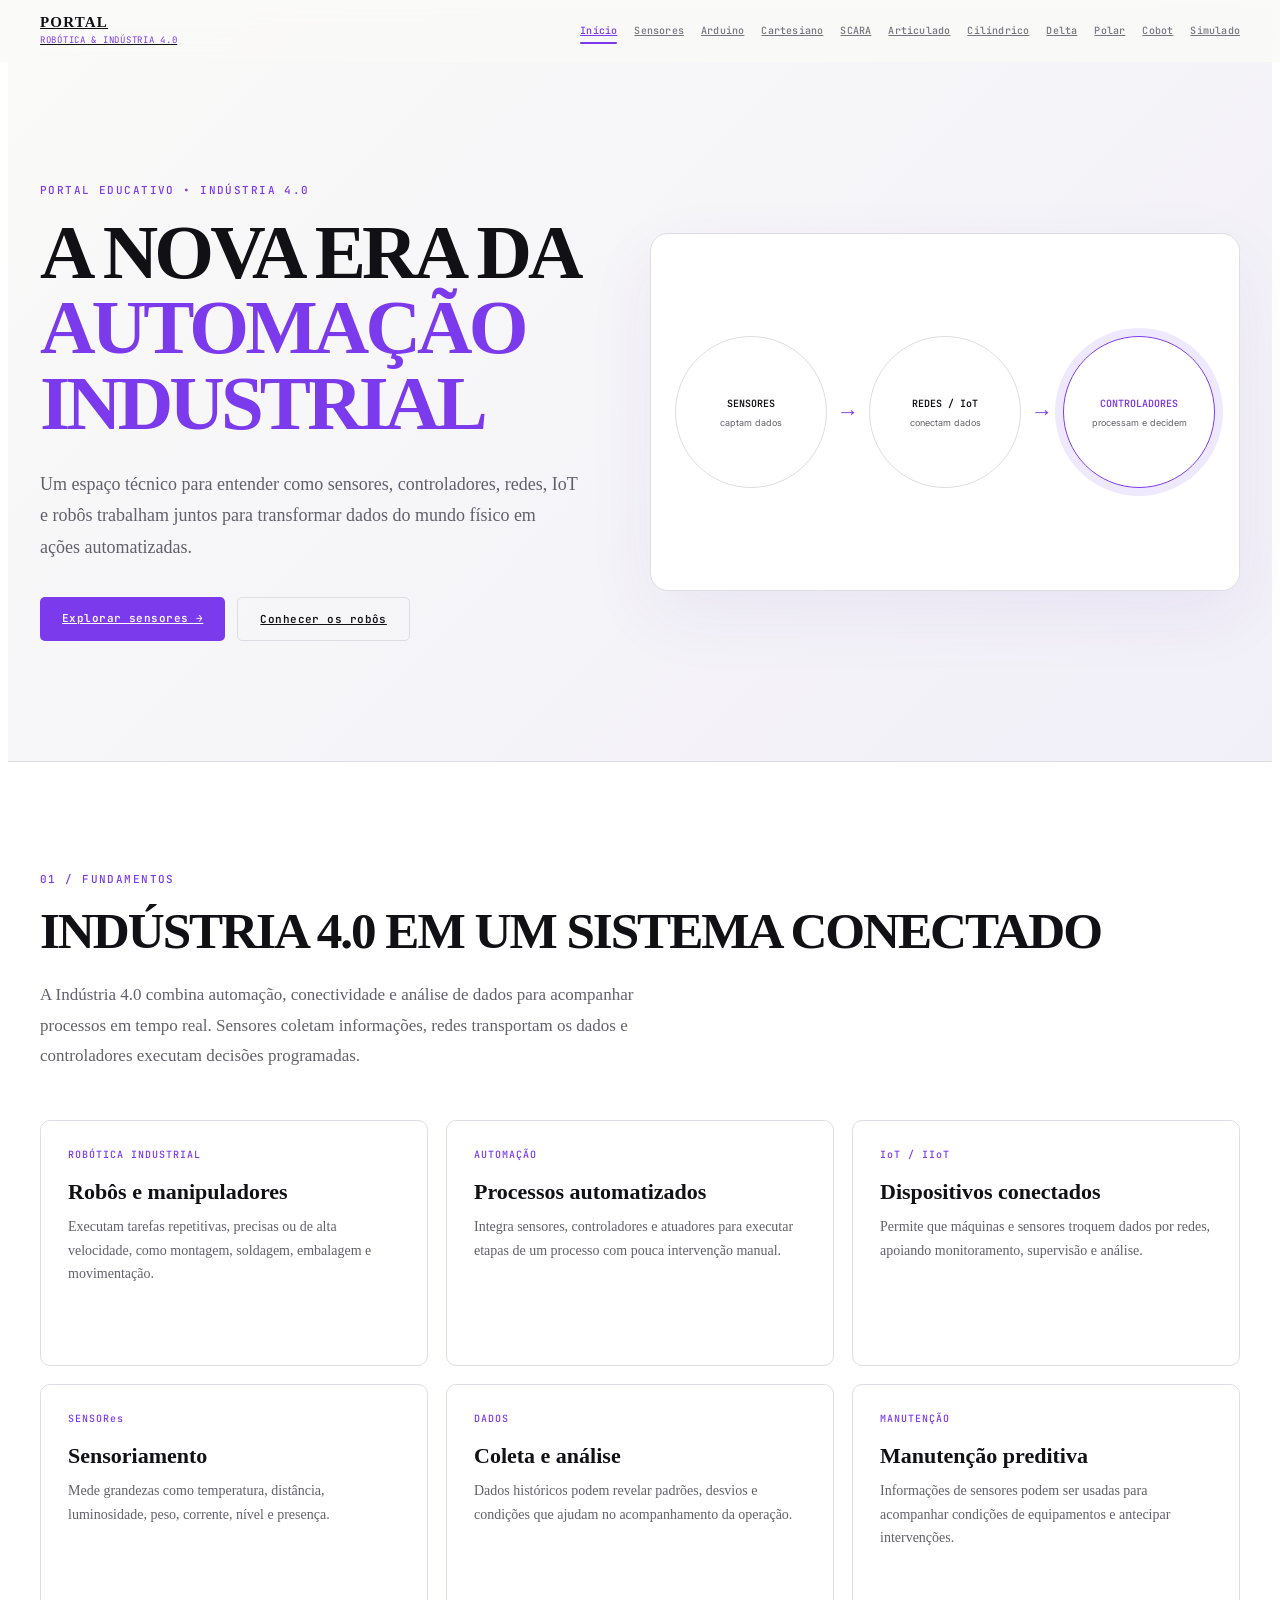
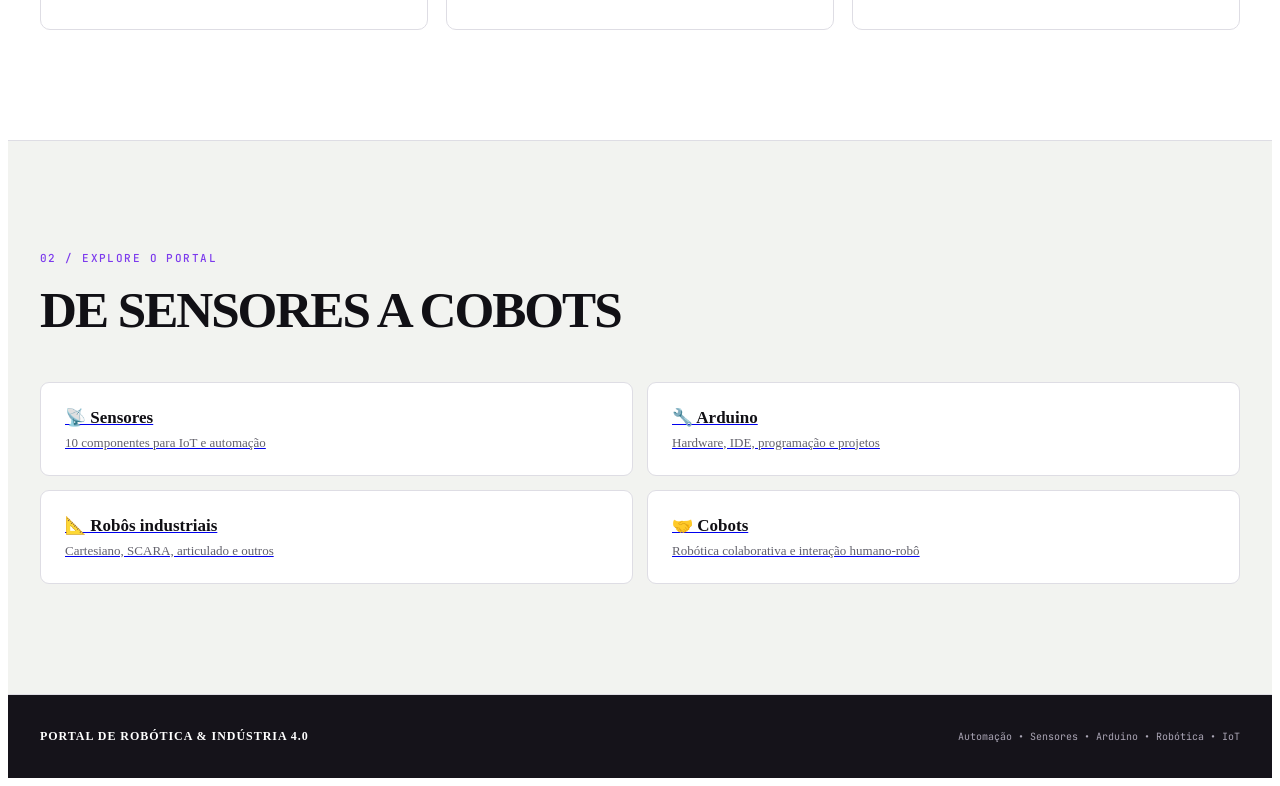
<file: index.html>
<!DOCTYPE html><html lang="pt-BR"><head><meta charset="UTF-8"><meta name="viewport" content="width=device-width, initial-scale=1.0"><title>Portal de Robótica &amp; Indústria 4.0</title><meta name="description" content="Portal educativo sobre automação, robótica, sensores, Arduino e IoT."><link rel="preconnect" href="https://fonts.googleapis.com"><link rel="preconnect" href="https://fonts.gstatic.com" crossorigin><link href="https://fonts.googleapis.com/css2?family=Inter:wght@300;400;500;600;700;800&family=JetBrains+Mono:wght@400;500&display=swap" rel="stylesheet"><link rel="stylesheet" href="css/portal.css"> <link rel="icon" type="image/png" href="favicon.png">
<script src="js/portal.js" defer></script></head><body data-active="inicio"><header class="portal-nav" id="portalNav"><div class="portal-nav__wrap">
<a class="portal-brand" href="index.html"><strong>PORTAL</strong><span>ROBÓTICA &amp; INDÚSTRIA 4.0</span></a>
<button class="portal-burger" id="portalBurger" aria-label="Abrir menu" aria-expanded="false"><span></span><span></span><span></span></button>
<nav class="portal-menu" id="portalMenu">
<a href="index.html">Início</a><a href="sensores.html">Sensores</a><a href="arduino.html">Arduino</a><a href="cartesiano.html">Cartesiano</a><a href="scara.html">SCARA</a><a href="articulado.html">Articulado</a><a href="cilindrico.html">Cilíndrico</a><a href="delta.html">Delta</a><a href="polar.html">Polar</a><a href="colaborativo.html">Cobot</a><a href="simulado.html">Simulado</a>
</nav></div></header><main><section class="portal-hero"><div class="portal-wrap hero-grid"><div class="reveal"><p class="eyebrow">PORTAL EDUCATIVO • INDÚSTRIA 4.0</p><h1>A NOVA ERA DA <span>
AUTOMAÇÃO INDUSTRIAL</span></h1><p class="lead">Um espaço técnico para entender como sensores, controladores, redes, IoT e robôs trabalham juntos para transformar dados do mundo físico em ações automatizadas.</p><div class="hero-actions"><a class="pbtn" href="sensores.html">Explorar sensores →</a><a class="pbtn pbtn--ghost" href="cartesiano.html">Conhecer os robôs</a></div></div><div class="hero-diagram reveal"><div class="diagram-node">SENSORES<small>captam dados</small></div><div class="diagram-arrow">→</div><div class="diagram-node">REDES / IoT<small>conectam dados</small></div><div class="diagram-arrow">→</div><div class="diagram-node diagram-node--accent">CONTROLADORES<small>processam e decidem</small></div></div></div></section>
<section class="portal-section"><div class="portal-wrap"><p class="eyebrow">01 / FUNDAMENTOS</p><h2>INDÚSTRIA 4.0 EM UM SISTEMA CONECTADO</h2><p class="section-lead">A Indústria 4.0 combina automação, conectividade e análise de dados para acompanhar processos em tempo real. Sensores coletam informações, redes transportam os dados e controladores executam decisões programadas.</p><div class="portal-grid"><article class="info-card reveal"><div class="card-kicker">ROBÓTICA INDUSTRIAL</div><h3>Robôs e manipuladores</h3><p>Executam tarefas repetitivas, precisas ou de alta velocidade, como montagem, soldagem, embalagem e movimentação.</p></article><article class="info-card reveal"><div class="card-kicker">AUTOMAÇÃO</div><h3>Processos automatizados</h3><p>Integra sensores, controladores e atuadores para executar etapas de um processo com pouca intervenção manual.</p></article><article class="info-card reveal"><div class="card-kicker">IoT / IIoT</div><h3>Dispositivos conectados</h3><p>Permite que máquinas e sensores troquem dados por redes, apoiando monitoramento, supervisão e análise.</p></article><article class="info-card reveal"><div class="card-kicker">SENSORes</div><h3>Sensoriamento</h3><p>Mede grandezas como temperatura, distância, luminosidade, peso, corrente, nível e presença.</p></article><article class="info-card reveal"><div class="card-kicker">DADOS</div><h3>Coleta e análise</h3><p>Dados históricos podem revelar padrões, desvios e condições que ajudam no acompanhamento da operação.</p></article><article class="info-card reveal"><div class="card-kicker">MANUTENÇÃO</div><h3>Manutenção preditiva</h3><p>Informações de sensores podem ser usadas para acompanhar condições de equipamentos e antecipar intervenções.</p></article></div></div></section>
<section class="portal-section portal-section--alt"><div class="portal-wrap"><p class="eyebrow">02 / EXPLORE O PORTAL</p><h2>DE SENSORES A COBOTS</h2><div class="quick-links"><a href="sensores.html"><b>📡 Sensores</b><span>10 componentes para IoT e automação</span></a><a href="arduino.html"><b>🔧 Arduino</b><span>Hardware, IDE, programação e projetos</span></a><a href="cartesiano.html"><b>📐 Robôs industriais</b><span>Cartesiano, SCARA, articulado e outros</span></a><a href="colaborativo.html"><b>🤝 Cobots</b><span>Robótica colaborativa e interação humano-robô</span></a></div></div></section></main><footer class="portal-footer"><div class="portal-wrap"><strong>PORTAL DE ROBÓTICA &amp; INDÚSTRIA 4.0</strong><span>Automação • Sensores • Arduino • Robótica • IoT</span></div></footer></body></html>
</file>
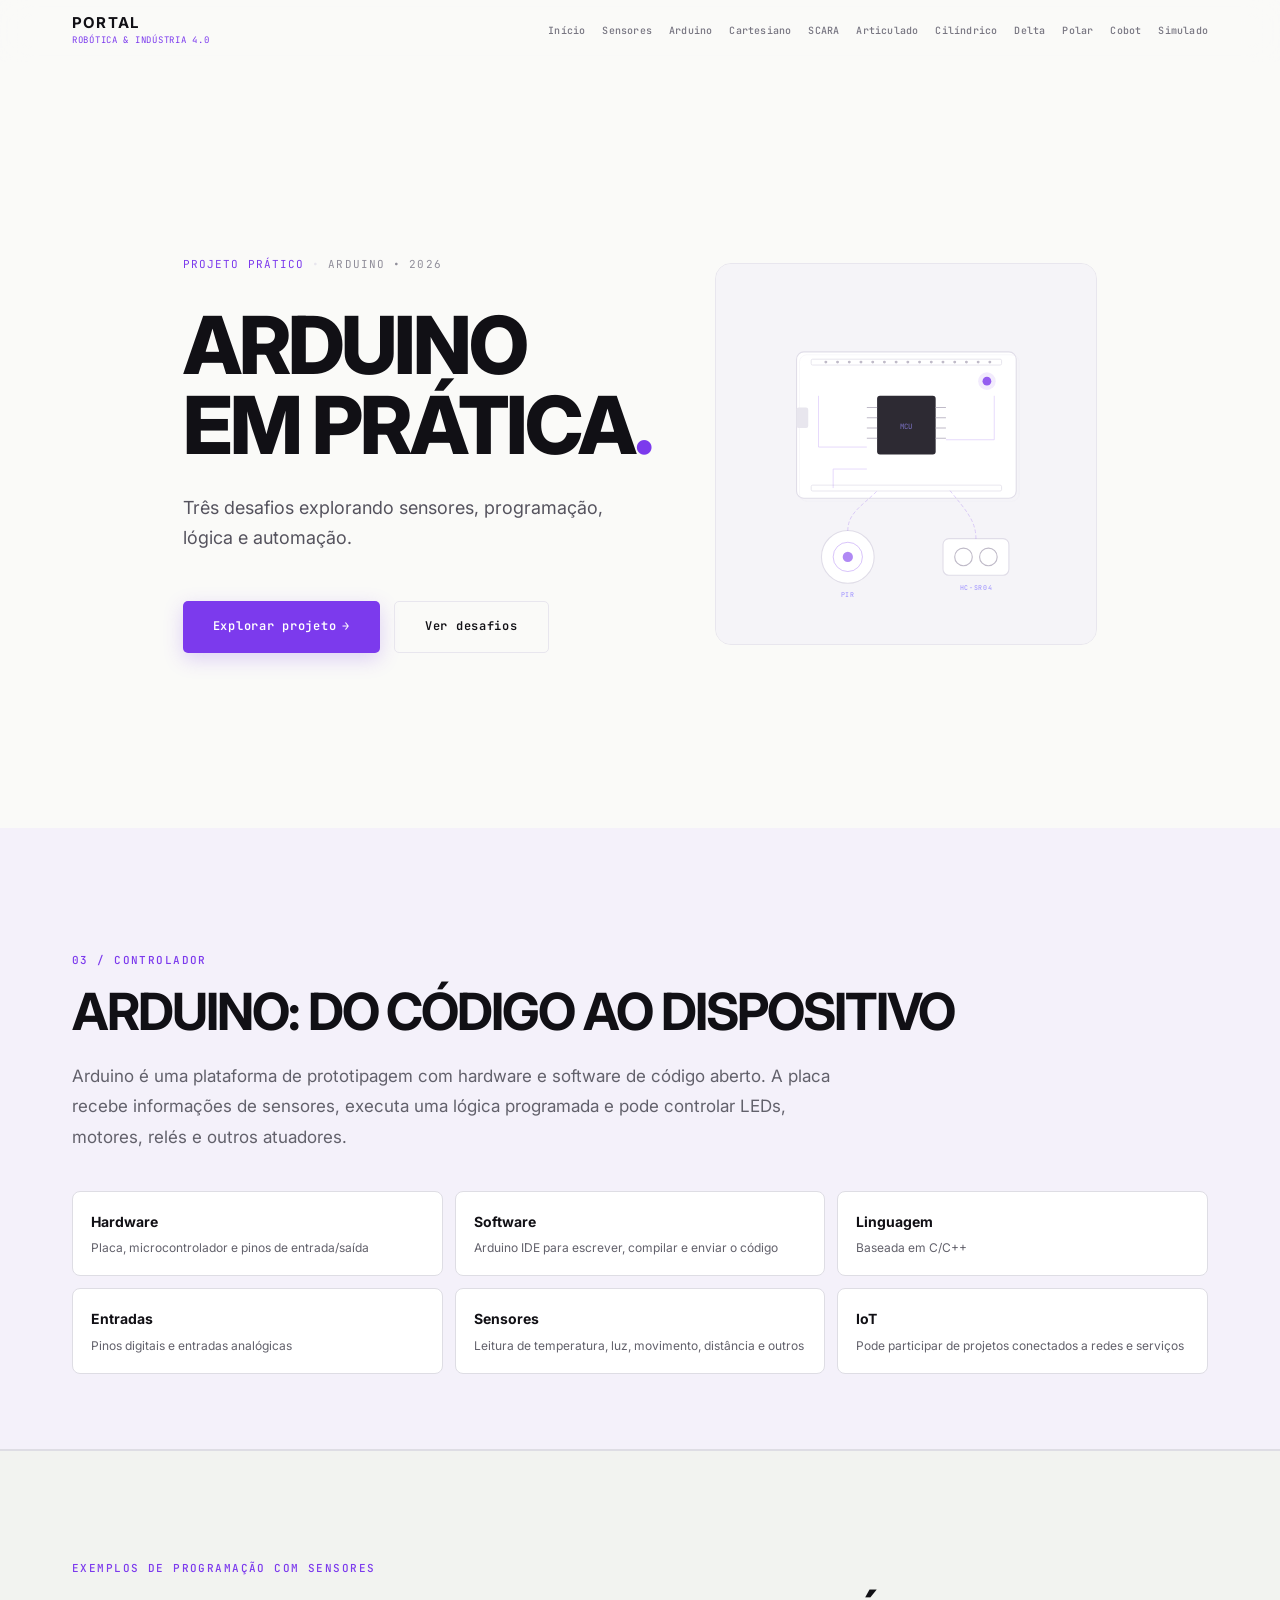
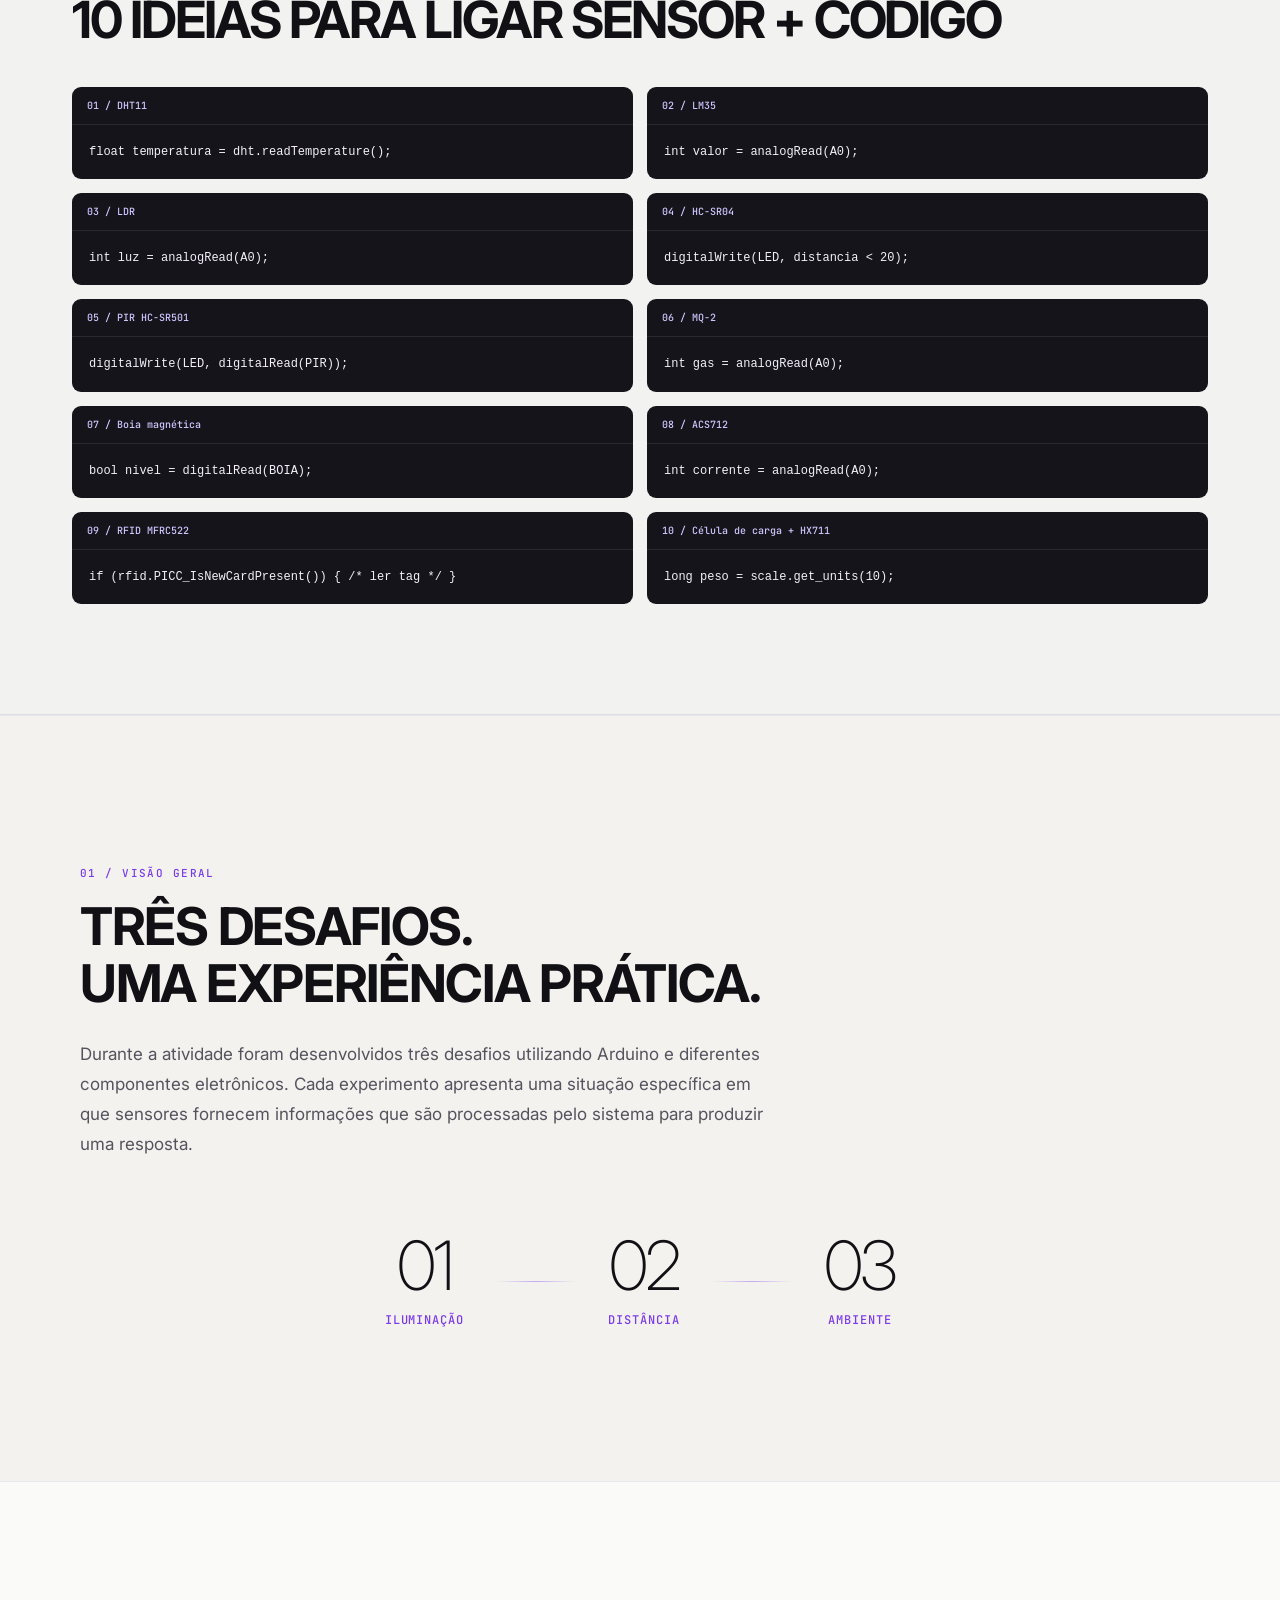
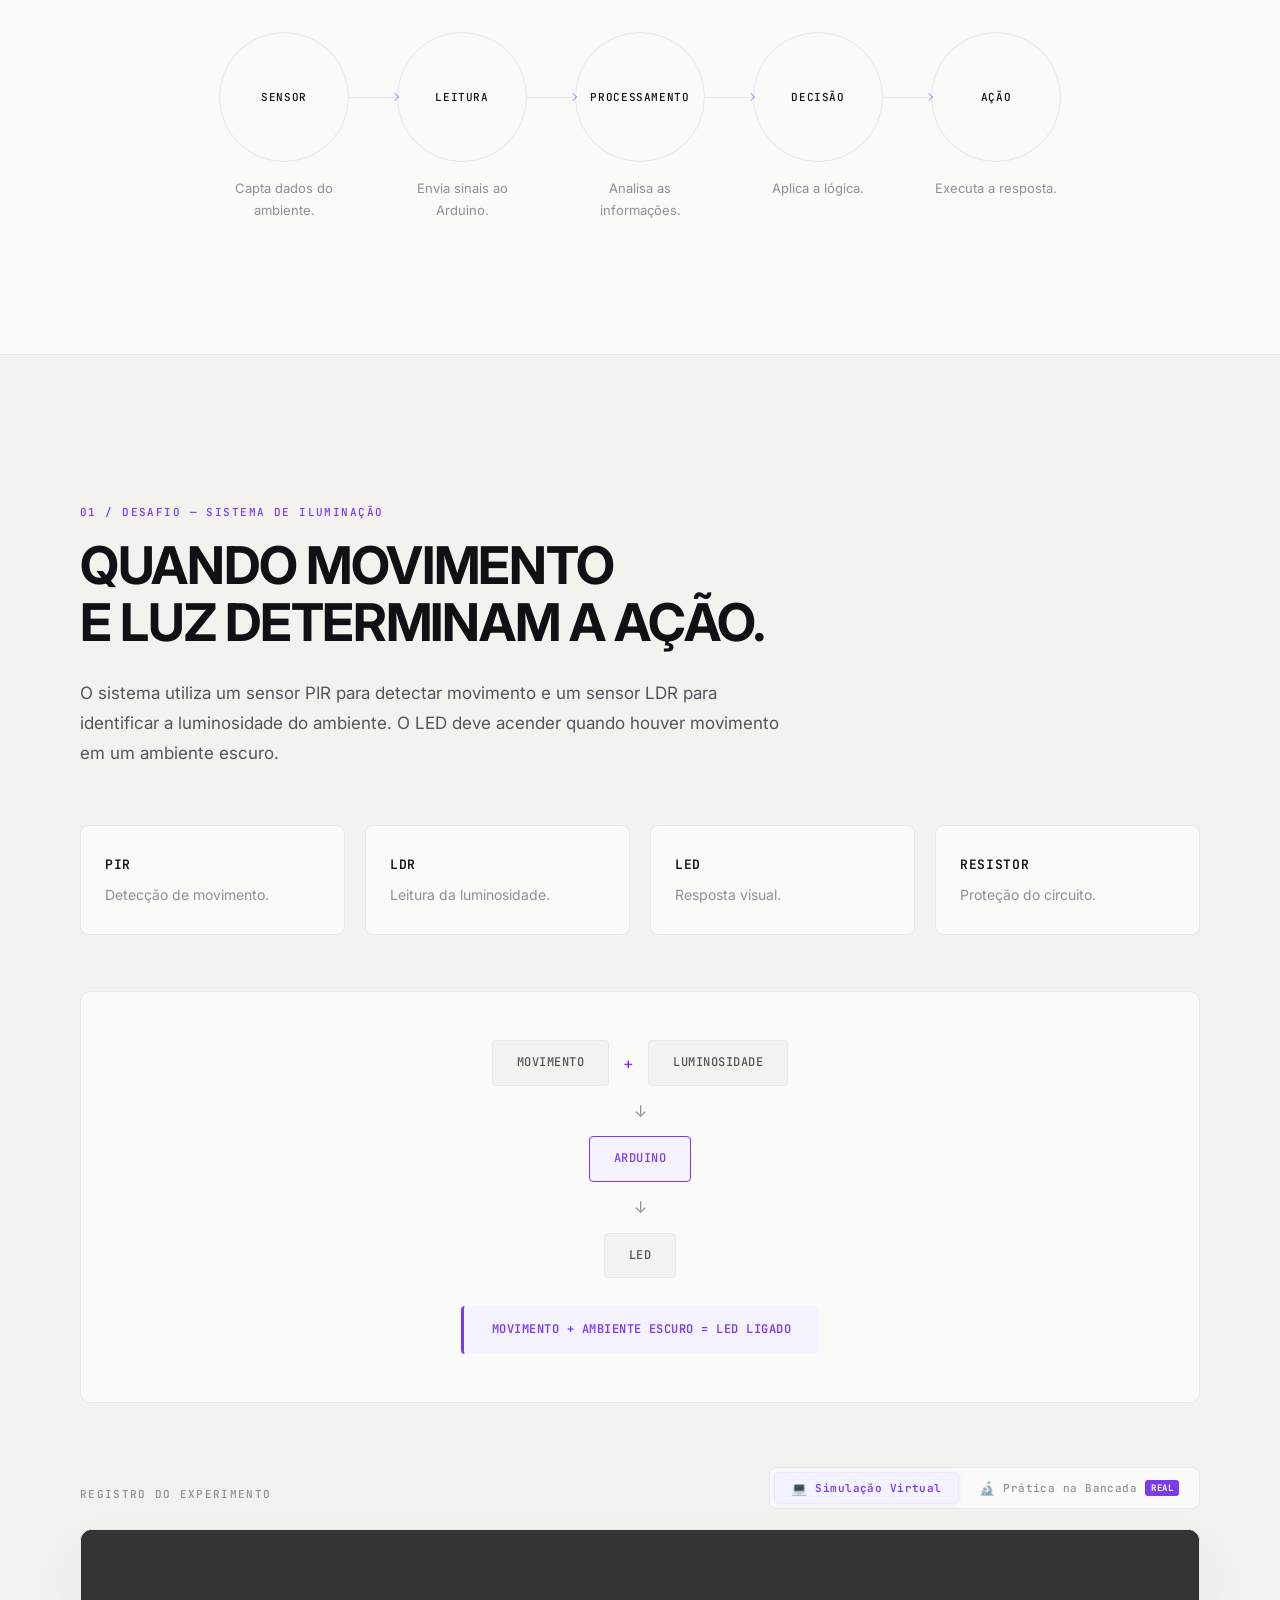
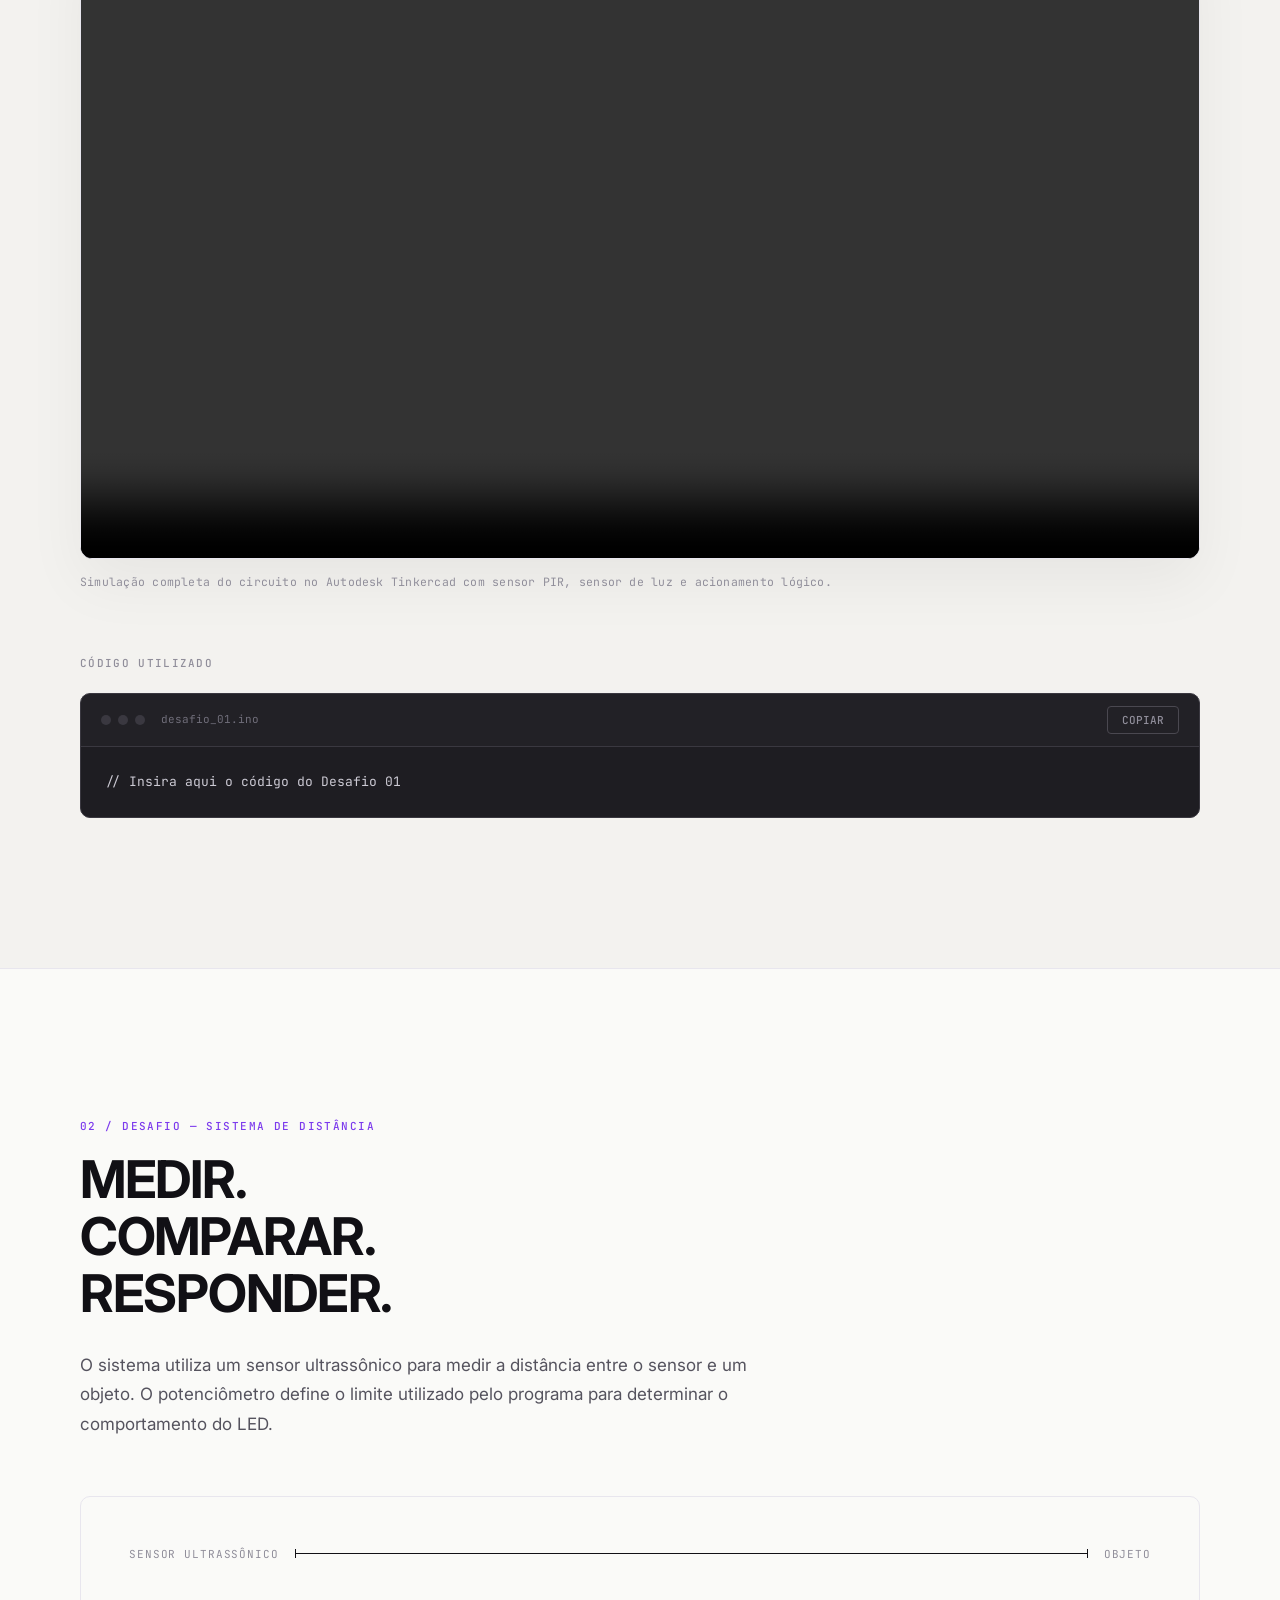
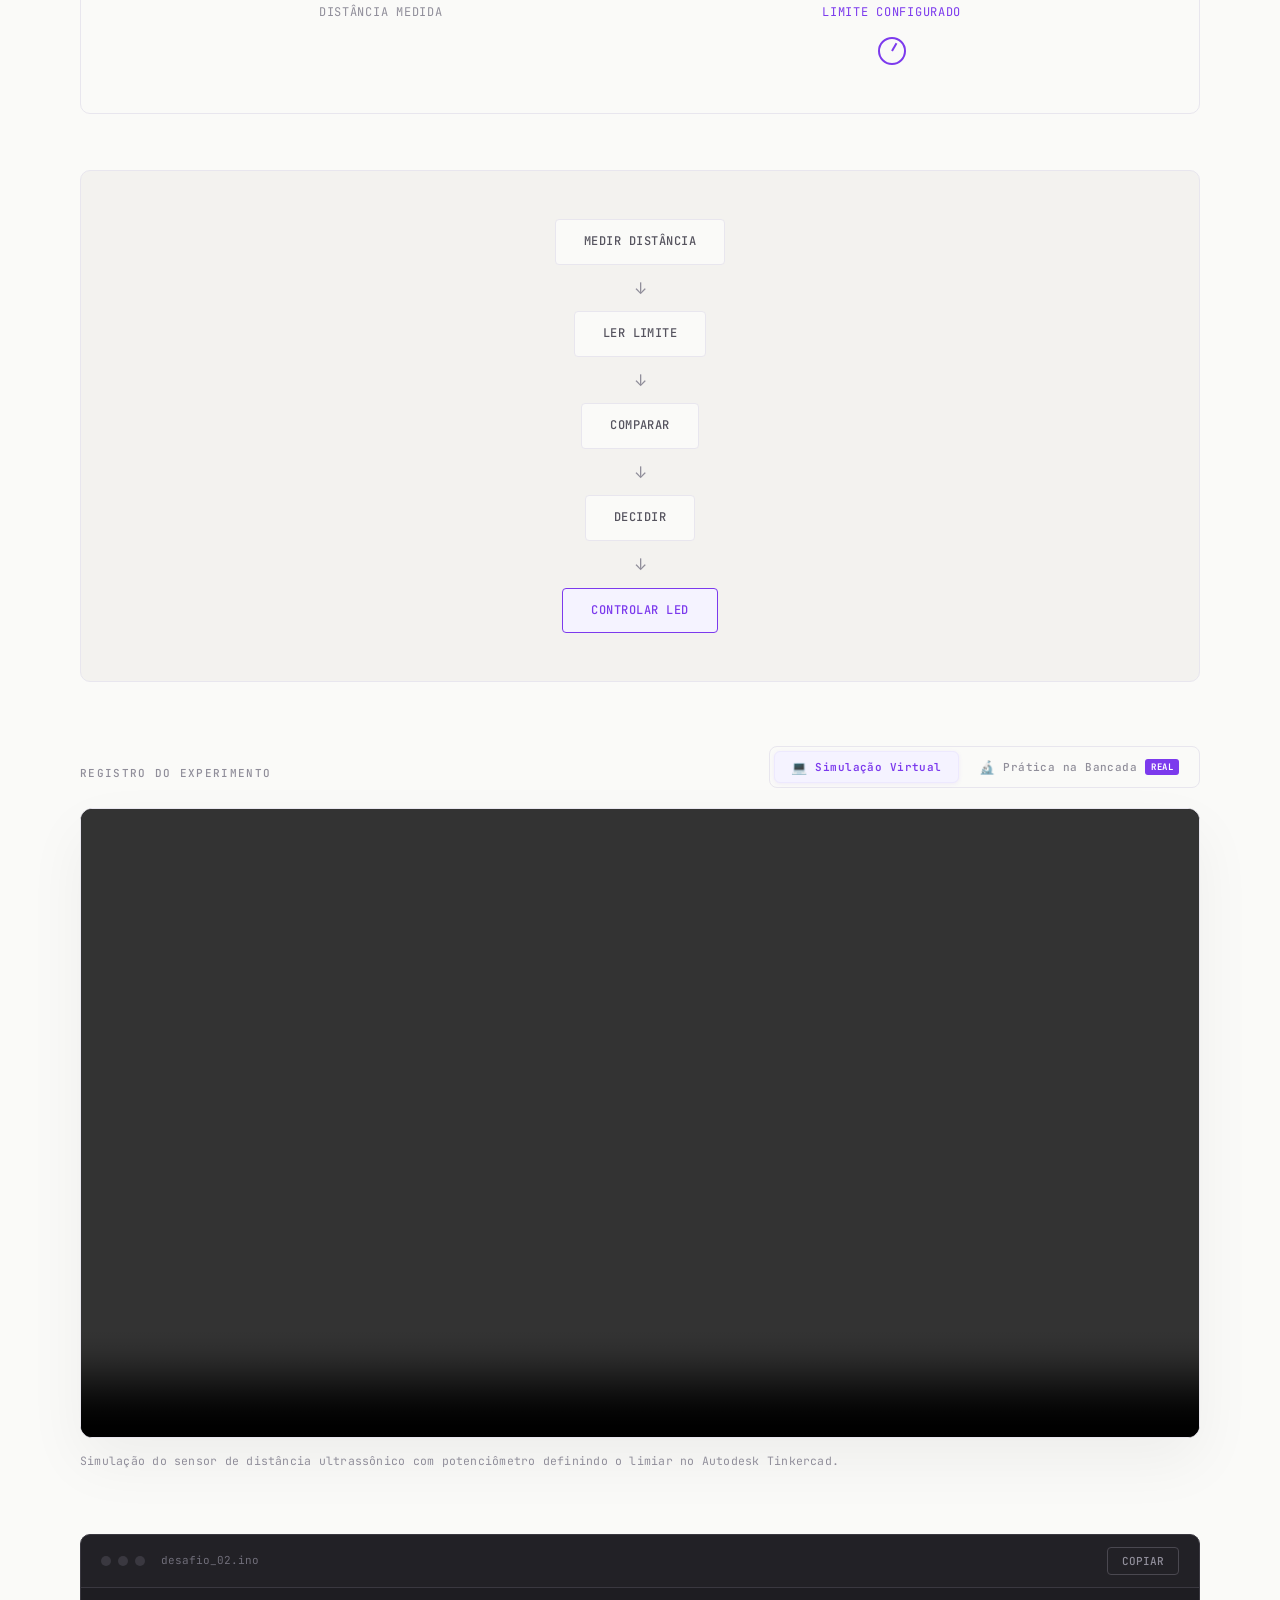
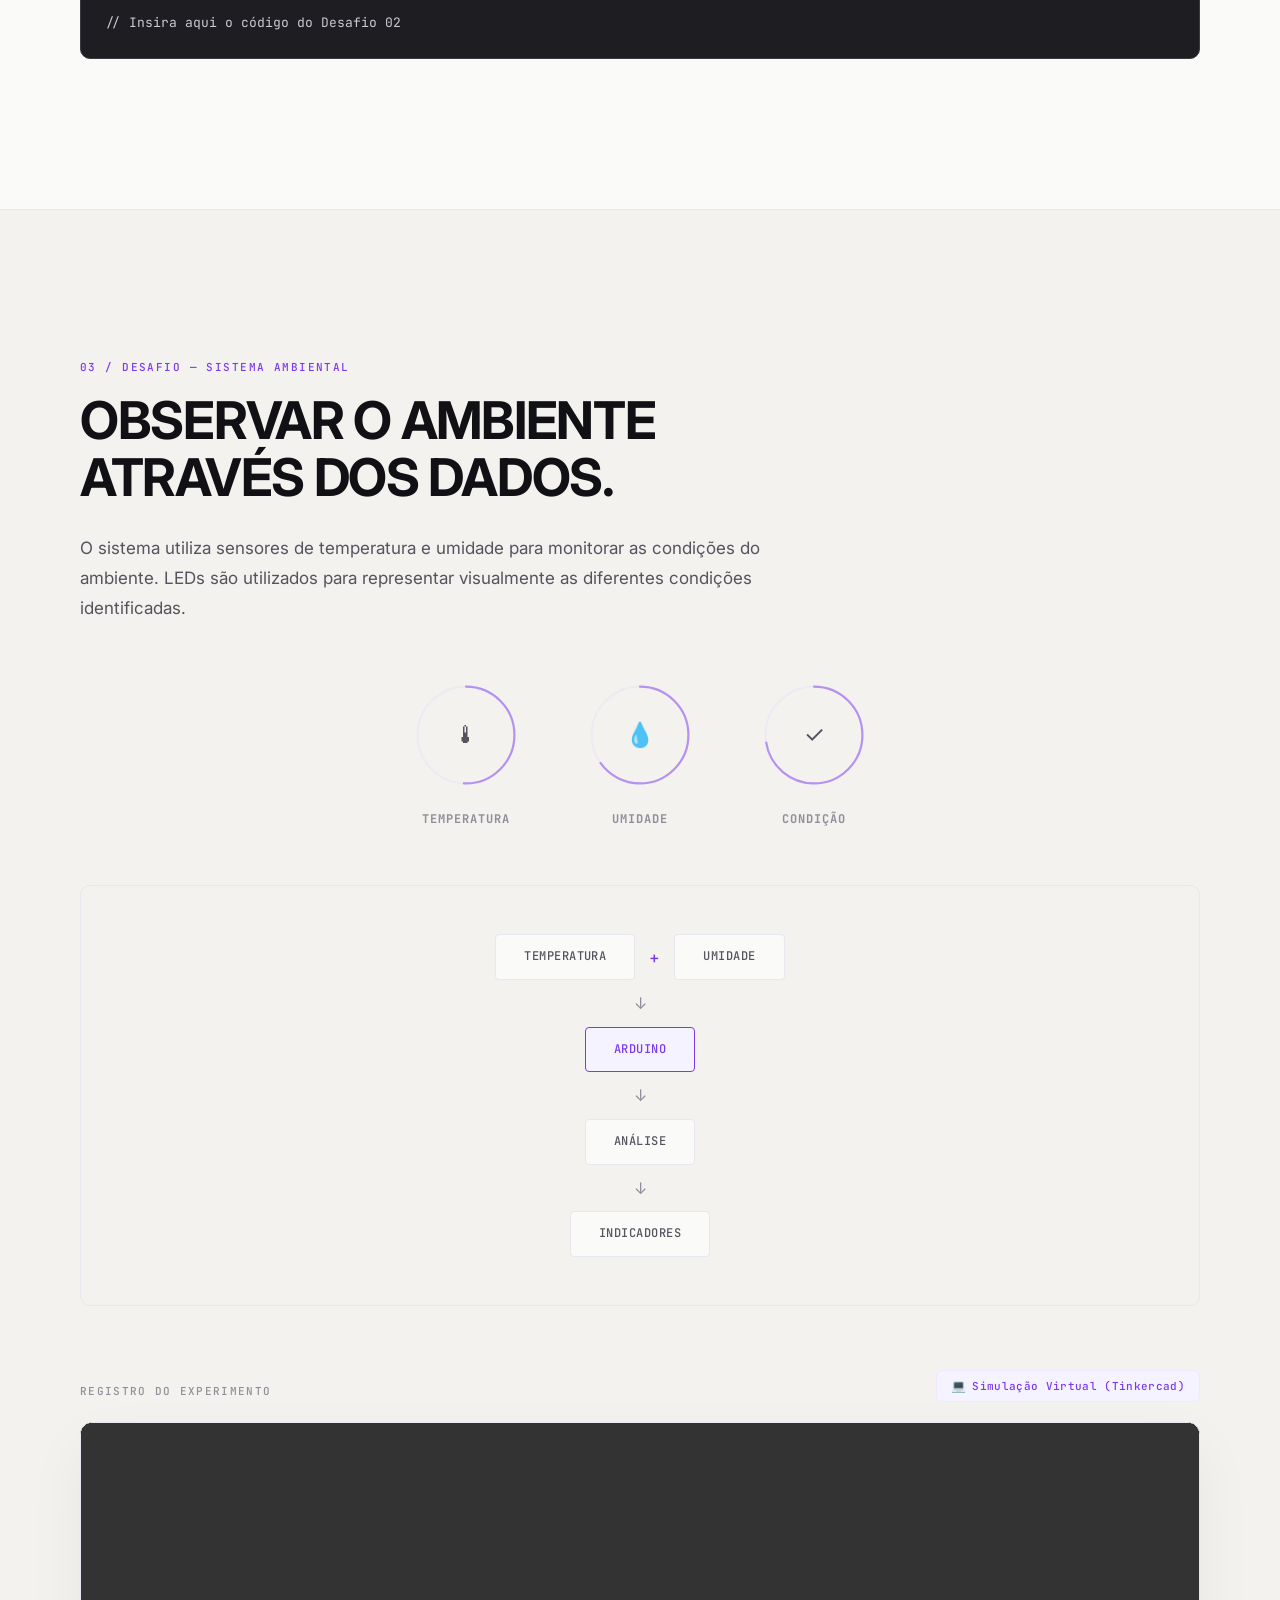
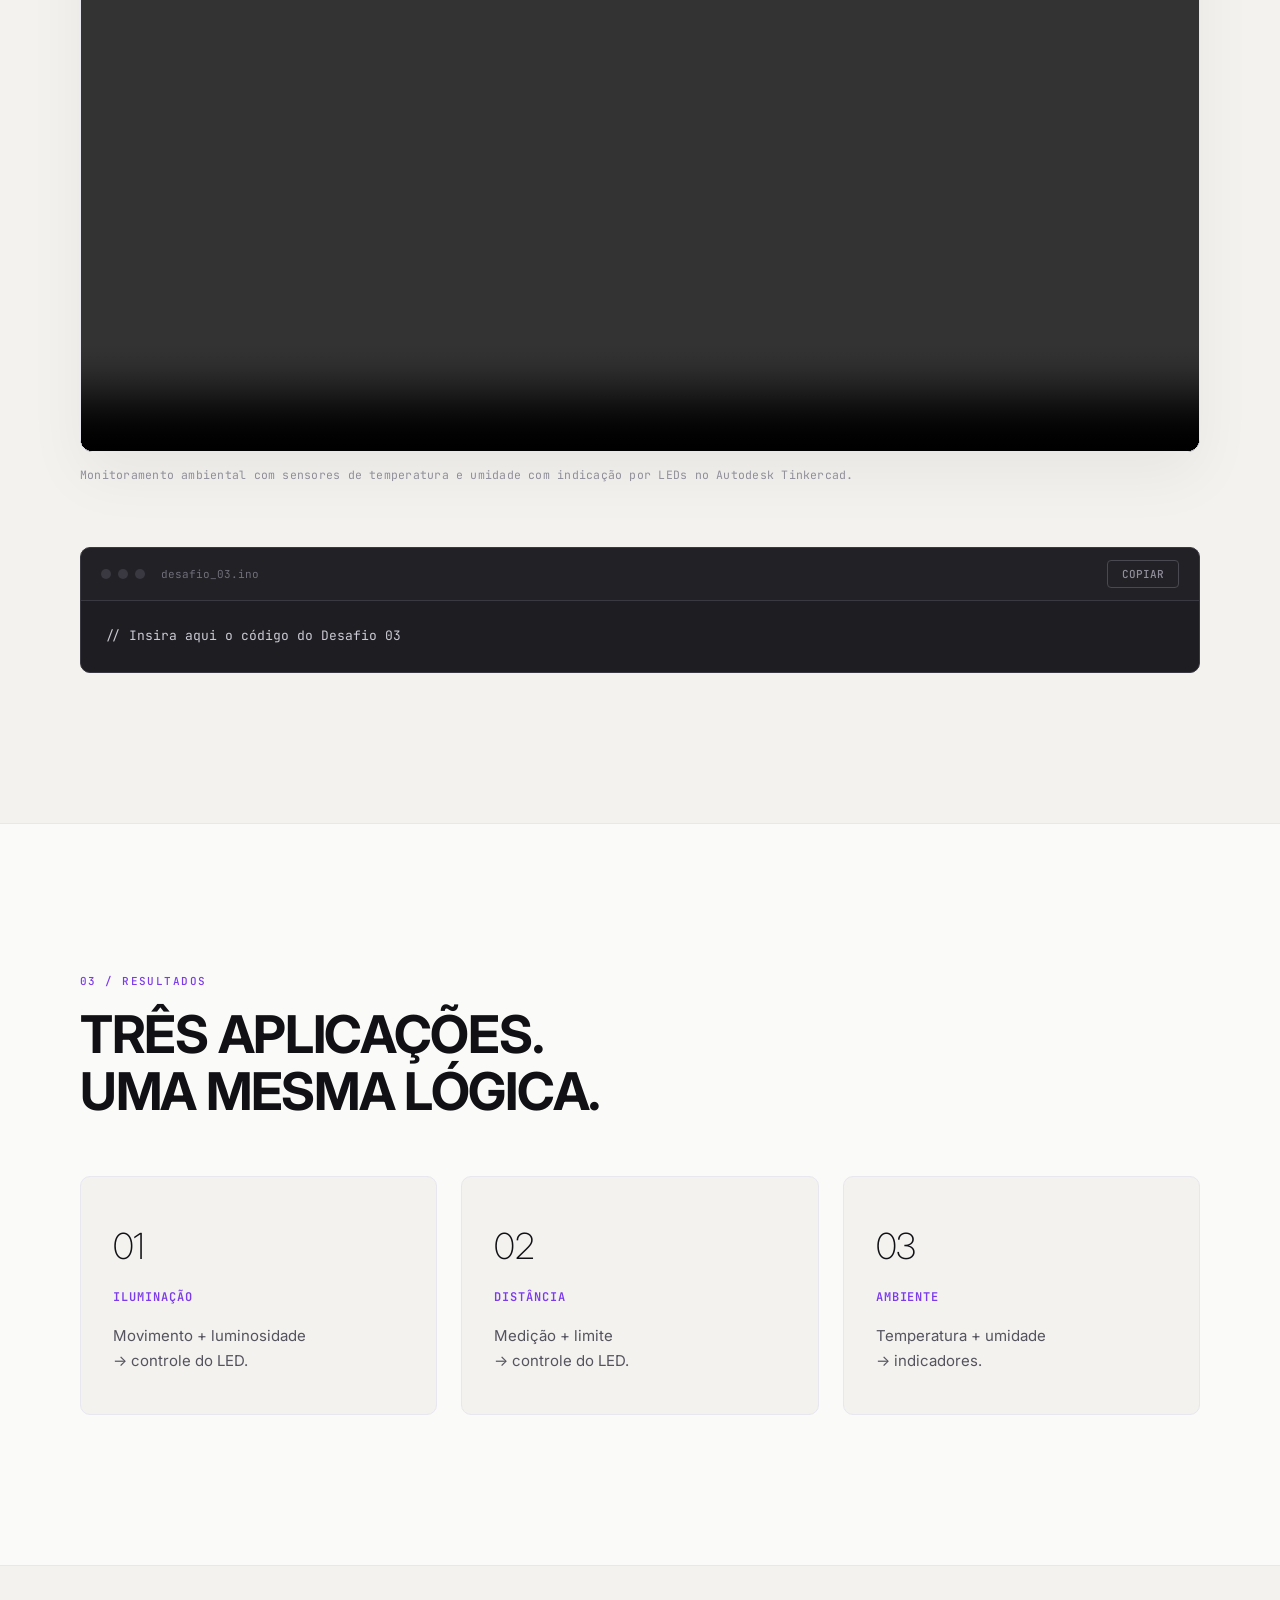
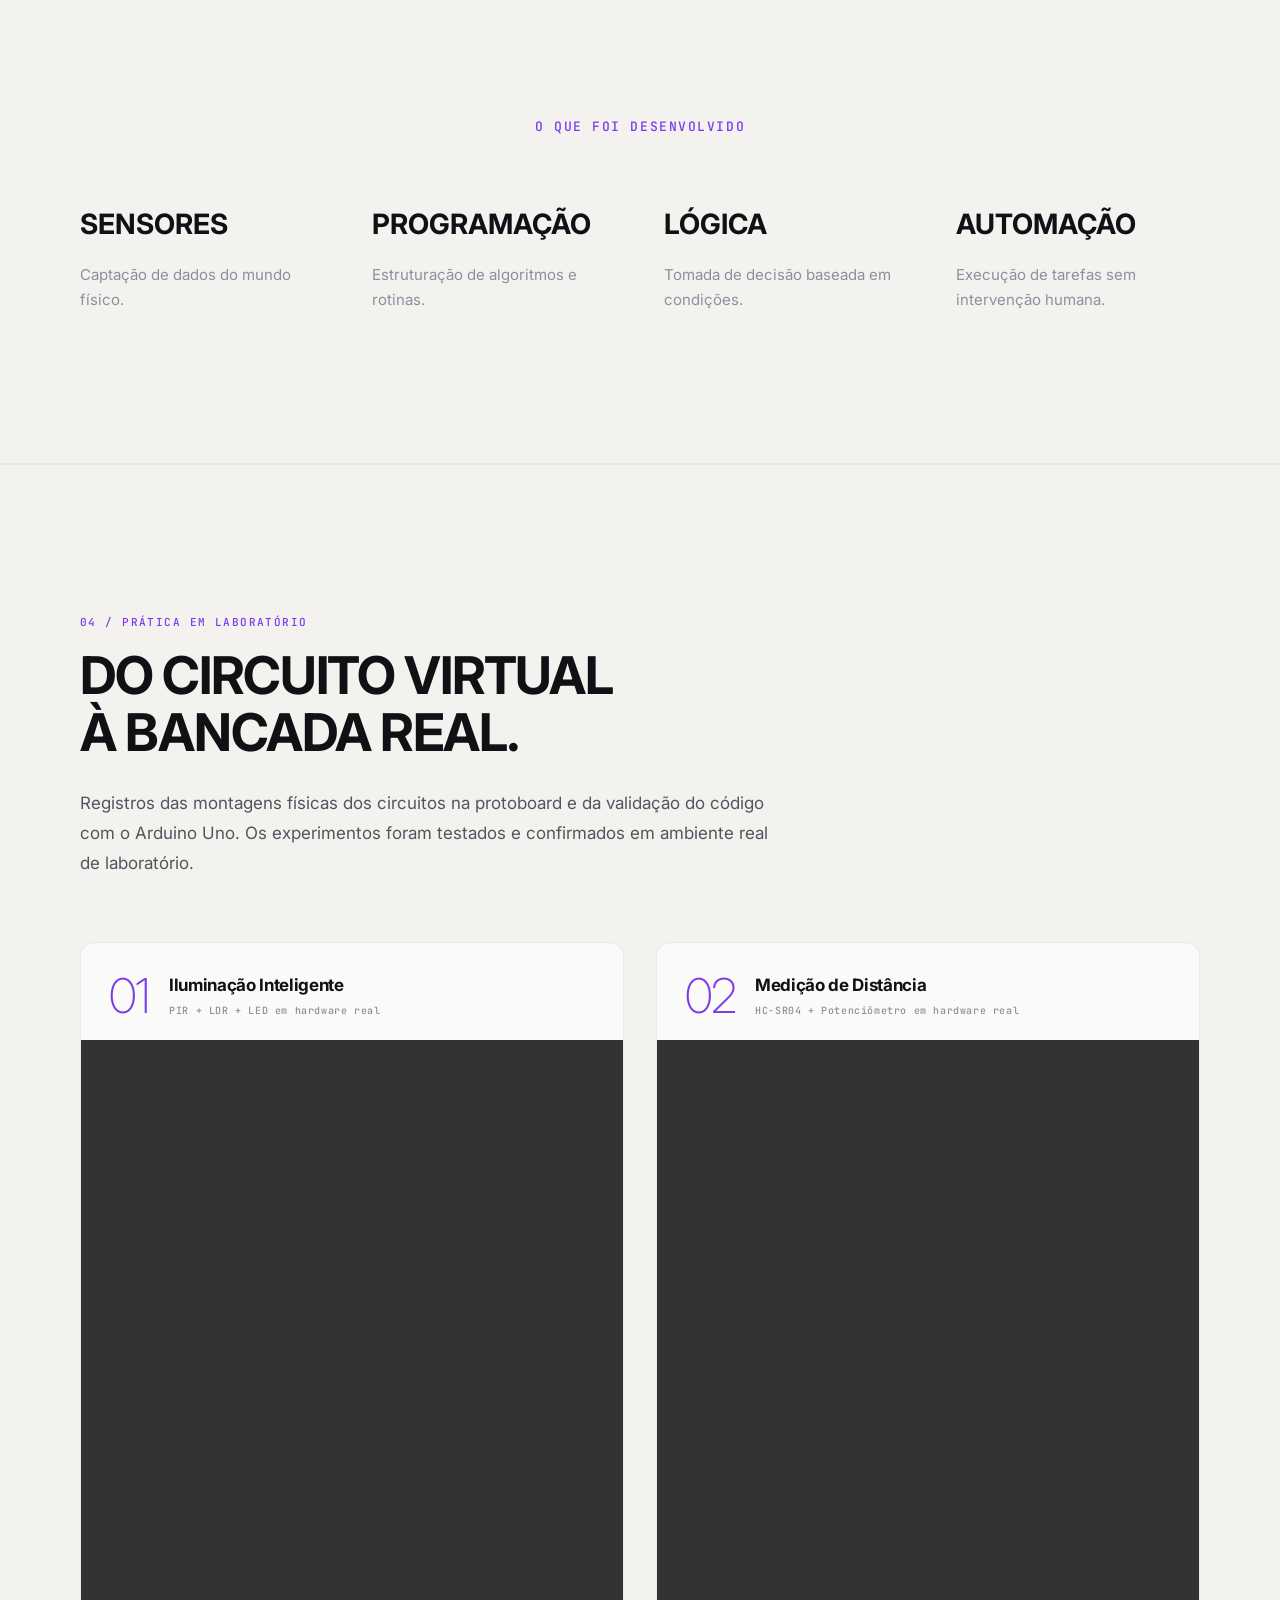
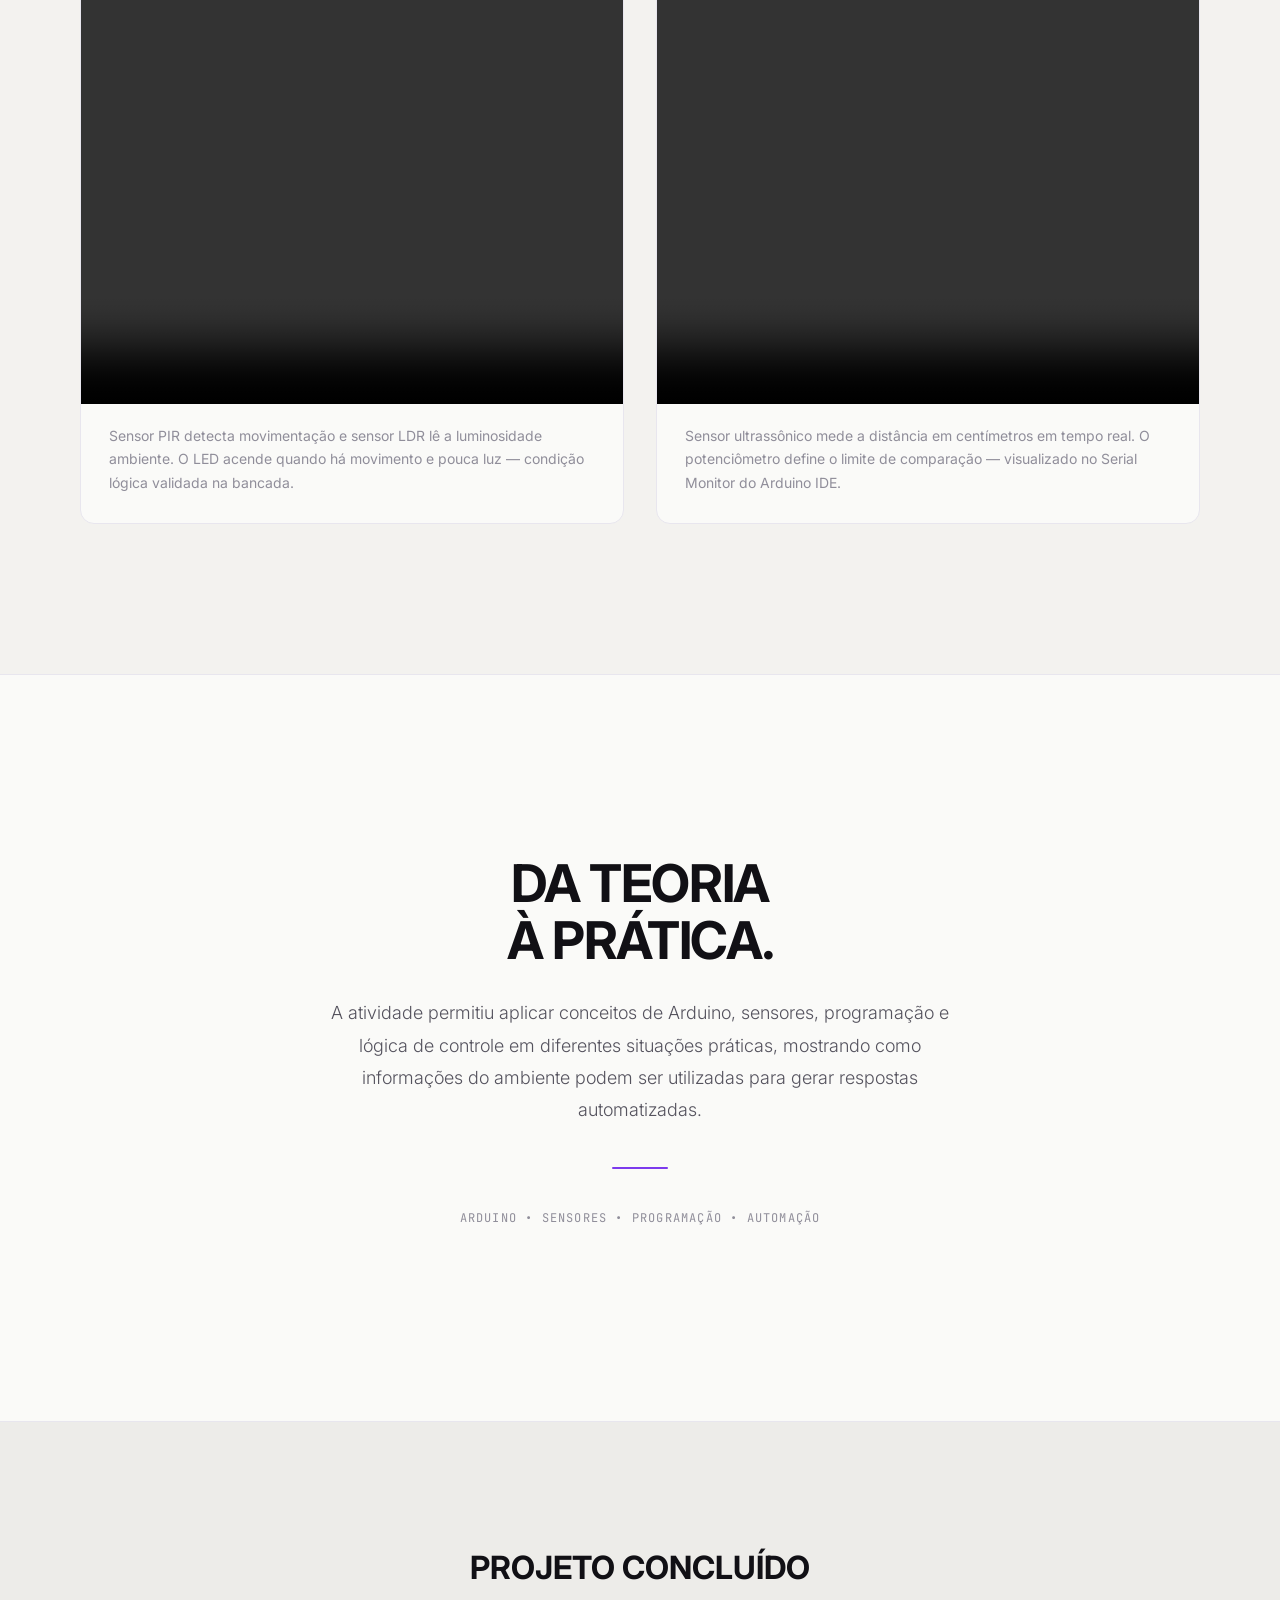
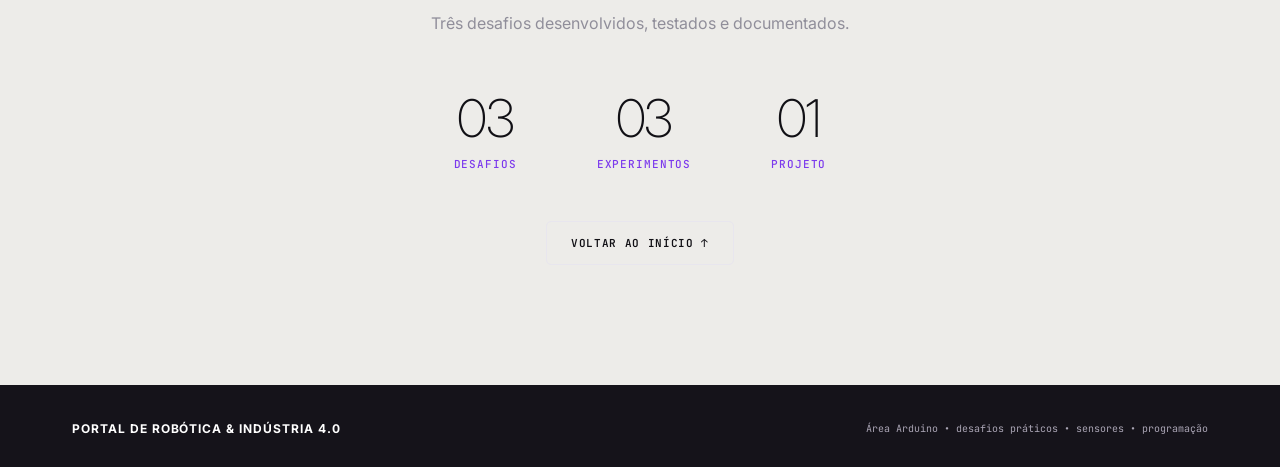
<file: arduino.html>
<!DOCTYPE html>
<html lang="pt-BR">
<head>
<meta charset="UTF-8">
<meta name="viewport" content="width=device-width, initial-scale=1.0">
<title>Arduino | Portal de Robótica & Indústria 4.0</title>
<meta name="description" content="Arduino, sensores, programação e três desafios práticos dentro do Portal de Robótica e Indústria 4.0.">

<link rel="preconnect" href="https://fonts.googleapis.com">
<link rel="preconnect" href="https://fonts.gstatic.com" crossorigin>
<link href="https://fonts.googleapis.com/css2?family=Inter:wght@300;400;500;600;700;800&family=JetBrains+Mono:wght@400;500&display=swap" rel="stylesheet">

<link rel="stylesheet" href="css/style.css">
<link rel="stylesheet" href="css/portal.css"> <link rel="icon" type="image/png" href="favicon.png">
<script src="js/portal.js" defer></script>
</head>
<body>

<!-- ═══════════════════════════════════════ NAVBAR ═══════════════════════════════════════ -->
<header class="portal-nav" id="portalNav"><div class="portal-nav__wrap">
<a class="portal-brand" href="index.html"><strong>PORTAL</strong><span>ROBÓTICA &amp; INDÚSTRIA 4.0</span></a>
<button class="portal-burger" id="portalBurger" aria-label="Abrir menu" aria-expanded="false"><span></span><span></span><span></span></button>
<nav class="portal-menu" id="portalMenu">
<a href="index.html">Início</a><a href="sensores.html">Sensores</a><a href="arduino.html">Arduino</a><a href="cartesiano.html">Cartesiano</a><a href="scara.html">SCARA</a><a href="articulado.html">Articulado</a><a href="cilindrico.html">Cilíndrico</a><a href="delta.html">Delta</a><a href="polar.html">Polar</a><a href="colaborativo.html">Cobot</a><a href="simulado.html">Simulado</a>
</nav></div></header>

<!-- ═══════════════════════════════════════ HERO ═══════════════════════════════════════ -->
<section class="hero" id="inicio">
  <div class="wrap hero__grid">
    <!-- Lado esquerdo -->
    <div class="hero__content reveal">
      <div class="hero__tags">
        <span>PROJETO PRÁTICO</span>
        <span class="hero__dot">•</span>
        <span>ARDUINO • 2026</span>
      </div>

      <h1 class="hero__title">
        ARDUINO<br>EM PRÁTICA<span class="purple">.</span>
      </h1>

      <p class="hero__desc">
        Três desafios explorando sensores, programação, lógica e automação.
      </p>

      <div class="hero__btns">
        <a href="#visao-geral" class="btn btn--solid">Explorar projeto <span class="arr">&rarr;</span></a>
        <a href="#desafio-01"  class="btn btn--ghost">Ver desafios</a>
      </div>
    </div>

    <!-- Lado direito — ilustração editorial -->
    <div class="hero__visual reveal delay-1" aria-hidden="true">
      <svg class="hero-svg" viewBox="0 0 520 520" fill="none" xmlns="http://www.w3.org/2000/svg">
        <!-- fundo cinza claro -->
        <rect width="520" height="520" rx="20" fill="#F5F4F8"/>

        <!-- placa Arduino estilizada -->
        <rect x="110" y="120" width="300" height="200" rx="10" fill="#fff" stroke="#E0DDE8" stroke-width="1.5"/>
        <!-- sombra sutil da placa -->
        <rect x="114" y="124" width="300" height="200" rx="10" fill="none" stroke="#EAE8F0" stroke-width="0.5"/>

        <!-- MCU chip -->
        <rect x="220" y="180" width="80" height="80" rx="4" fill="#2D2A33"/>
        <text x="260" y="226" text-anchor="middle" font-family="JetBrains Mono,monospace" font-size="10" fill="#9B8FFF" opacity="0.7">MCU</text>

        <!-- Pinos do MCU -->
        <g stroke="#BFBAC8" stroke-width="1.5">
          <line x1="220" y1="196" x2="206" y2="196"/>
          <line x1="220" y1="210" x2="206" y2="210"/>
          <line x1="220" y1="224" x2="206" y2="224"/>
          <line x1="220" y1="238" x2="206" y2="238"/>
          <line x1="300" y1="196" x2="314" y2="196"/>
          <line x1="300" y1="210" x2="314" y2="210"/>
          <line x1="300" y1="224" x2="314" y2="224"/>
          <line x1="300" y1="238" x2="314" y2="238"/>
        </g>

        <!-- Barras de pinos superiores e inferiores -->
        <rect x="130" y="130" width="260" height="8" rx="2" fill="none" stroke="#E0DDE8"/>
        <rect x="130" y="302" width="260" height="8" rx="2" fill="none" stroke="#E0DDE8"/>
        <!-- Pontos de pinos -->
        <g fill="#BFBAC8">
          <circle cx="150" cy="134" r="2"/><circle cx="166" cy="134" r="2"/><circle cx="182" cy="134" r="2"/>
          <circle cx="198" cy="134" r="2"/><circle cx="214" cy="134" r="2"/><circle cx="230" cy="134" r="2"/>
          <circle cx="246" cy="134" r="2"/><circle cx="262" cy="134" r="2"/><circle cx="278" cy="134" r="2"/>
          <circle cx="294" cy="134" r="2"/><circle cx="310" cy="134" r="2"/><circle cx="326" cy="134" r="2"/>
          <circle cx="342" cy="134" r="2"/><circle cx="358" cy="134" r="2"/><circle cx="374" cy="134" r="2"/>
        </g>

        <!-- Trilhas de circuito -->
        <g stroke="#7C3AED" stroke-width="1" opacity="0.25">
          <path d="M140 180 L140 250 L206 250"/>
          <path d="M380 180 L380 240 L314 240"/>
          <path d="M160 306 L160 280 L206 280"/>
        </g>

        <!-- LED indicador roxo -->
        <circle cx="370" cy="160" r="6" fill="#7C3AED" opacity="0.8"/>
        <circle cx="370" cy="160" r="12" fill="#7C3AED" opacity="0.1"/>

        <!-- USB Port -->
        <rect x="110" y="196" width="16" height="28" rx="3" fill="#E8E6EE"/>

        <!-- Sensor PIR estilizado embaixo -->
        <circle cx="180" cy="400" r="36" fill="#fff" stroke="#E0DDE8" stroke-width="1.5"/>
        <circle cx="180" cy="400" r="20" fill="none" stroke="#7C3AED" stroke-width="1" opacity="0.4"/>
        <circle cx="180" cy="400" r="7" fill="#7C3AED" opacity="0.6"/>

        <!-- Sensor ultrassônico estilizado -->
        <rect x="310" y="375" width="90" height="50" rx="8" fill="#fff" stroke="#E0DDE8" stroke-width="1.5"/>
        <circle cx="338" cy="400" r="12" fill="none" stroke="#BFBAC8" stroke-width="1.5"/>
        <circle cx="372" cy="400" r="12" fill="none" stroke="#BFBAC8" stroke-width="1.5"/>

        <!-- Fios de conexão tracejados -->
        <g fill="none" stroke="#7C3AED" stroke-width="1" opacity="0.3" stroke-dasharray="4 4" stroke-linecap="round">
          <path d="M180 364 C180 340, 200 330, 220 310"/>
          <path d="M355 375 C355 350, 340 335, 320 310"/>
        </g>

        <!-- Labels discretas -->
        <text x="180" y="455" text-anchor="middle" font-family="JetBrains Mono,monospace" font-size="9" fill="#9B8FFF" letter-spacing="0.1em">PIR</text>
        <text x="355" y="445" text-anchor="middle" font-family="JetBrains Mono,monospace" font-size="9" fill="#9B8FFF" letter-spacing="0.1em">HC-SR04</text>
      </svg>
    </div>
  </div>
</section>

<!-- ═══════════════════════════════════════ VISÃO GERAL ═══════════════════════════════════════ -->
<section class="portal-intro"><div class="portal-wrap"><p class="eyebrow">03 / CONTROLADOR</p><h2>ARDUINO: DO CÓDIGO AO DISPOSITIVO</h2><p class="section-lead">Arduino é uma plataforma de prototipagem com hardware e software de código aberto. A placa recebe informações de sensores, executa uma lógica programada e pode controlar LEDs, motores, relés e outros atuadores.</p><div class="spec-grid"><div><b>Hardware</b><span>Placa, microcontrolador e pinos de entrada/saída</span></div><div><b>Software</b><span>Arduino IDE para escrever, compilar e enviar o código</span></div><div><b>Linguagem</b><span>Baseada em C/C++</span></div><div><b>Entradas</b><span>Pinos digitais e entradas analógicas</span></div><div><b>Sensores</b><span>Leitura de temperatura, luz, movimento, distância e outros</span></div><div><b>IoT</b><span>Pode participar de projetos conectados a redes e serviços</span></div></div></div></section><section class="portal-section portal-section--alt"><div class="portal-wrap"><p class="eyebrow">EXEMPLOS DE PROGRAMAÇÃO COM SENSORES</p><h2>10 IDEIAS PARA LIGAR SENSOR + CÓDIGO</h2><div class="code-mini-grid"><article><span>01 / DHT11</span><pre><code>float temperatura = dht.readTemperature();</code></pre></article><article><span>02 / LM35</span><pre><code>int valor = analogRead(A0);</code></pre></article><article><span>03 / LDR</span><pre><code>int luz = analogRead(A0);</code></pre></article><article><span>04 / HC-SR04</span><pre><code>digitalWrite(LED, distancia &lt; 20);</code></pre></article><article><span>05 / PIR HC-SR501</span><pre><code>digitalWrite(LED, digitalRead(PIR));</code></pre></article><article><span>06 / MQ-2</span><pre><code>int gas = analogRead(A0);</code></pre></article><article><span>07 / Boia magnética</span><pre><code>bool nivel = digitalRead(BOIA);</code></pre></article><article><span>08 / ACS712</span><pre><code>int corrente = analogRead(A0);</code></pre></article><article><span>09 / RFID MFRC522</span><pre><code>if (rfid.PICC_IsNewCardPresent()) { /* ler tag */ }</code></pre></article><article><span>10 / Célula de carga + HX711</span><pre><code>long peso = scale.get_units(10);</code></pre></article></div></div></section><section class="sect sect--alt" id="visao-geral">
  <div class="wrap">
    <div class="reveal">
      <p class="eyebrow">01 / VISÃO GERAL</p>
      <h2 class="sect__title">TRÊS DESAFIOS.<br>UMA EXPERIÊNCIA PRÁTICA.</h2>
      <p class="sect__text">Durante a atividade foram desenvolvidos três desafios utilizando Arduino e diferentes componentes eletrônicos. Cada experimento apresenta uma situação específica em que sensores fornecem informações que são processadas pelo sistema para produzir uma resposta.</p>
    </div>

    <div class="overview reveal">
      <div class="ov-item">
        <span class="ov-num">01</span>
        <span class="ov-label">ILUMINAÇÃO</span>
      </div>
      <div class="ov-line"></div>
      <div class="ov-item">
        <span class="ov-num">02</span>
        <span class="ov-label">DISTÂNCIA</span>
      </div>
      <div class="ov-line"></div>
      <div class="ov-item">
        <span class="ov-num">03</span>
        <span class="ov-label">AMBIENTE</span>
      </div>
    </div>
  </div>
</section>

<!-- ═══════════════════════════════════════ PROCESSO ═══════════════════════════════════════ -->
<section class="sect process-sect">
  <div class="wrap">
    <div class="process reveal">
      <div class="ps">
        <div class="ps__circle">SENSOR</div>
        <p class="ps__desc">Capta dados do ambiente.</p>
      </div>
      <div class="ps__connector" aria-hidden="true"><span></span></div>
      <div class="ps">
        <div class="ps__circle">LEITURA</div>
        <p class="ps__desc">Envia sinais ao Arduino.</p>
      </div>
      <div class="ps__connector" aria-hidden="true"><span></span></div>
      <div class="ps">
        <div class="ps__circle">PROCESSAMENTO</div>
        <p class="ps__desc">Analisa as informações.</p>
      </div>
      <div class="ps__connector" aria-hidden="true"><span></span></div>
      <div class="ps">
        <div class="ps__circle">DECISÃO</div>
        <p class="ps__desc">Aplica a lógica.</p>
      </div>
      <div class="ps__connector" aria-hidden="true"><span></span></div>
      <div class="ps">
        <div class="ps__circle">AÇÃO</div>
        <p class="ps__desc">Executa a resposta.</p>
      </div>
    </div>
  </div>
</section>

<!-- ═══════════════════════════════════════ DESAFIO 01 ═══════════════════════════════════════ -->
<section class="sect sect--alt" id="desafio-01">
  <div class="wrap">
    <div class="reveal">
      <p class="eyebrow">01 / DESAFIO — SISTEMA DE ILUMINAÇÃO</p>
      <h2 class="sect__title">QUANDO MOVIMENTO<br>E LUZ DETERMINAM A AÇÃO.</h2>
      <p class="sect__text">O sistema utiliza um sensor PIR para detectar movimento e um sensor LDR para identificar a luminosidade do ambiente. O LED deve acender quando houver movimento em um ambiente escuro.</p>
    </div>

    <!-- Componentes -->
    <div class="comps reveal">
      <div class="comp"><h4>PIR</h4><p>Detecção de movimento.</p></div>
      <div class="comp"><h4>LDR</h4><p>Leitura da luminosidade.</p></div>
      <div class="comp"><h4>LED</h4><p>Resposta visual.</p></div>
      <div class="comp"><h4>RESISTOR</h4><p>Proteção do circuito.</p></div>
    </div>

    <!-- Fluxo -->
    <div class="flow-box reveal">
      <div class="flow-chain">
        <span class="fc-node">MOVIMENTO</span>
        <span class="fc-plus">+</span>
        <span class="fc-node">LUMINOSIDADE</span>
      </div>
      <div class="fc-arrow">&darr;</div>
      <div class="fc-node fc-node--accent">ARDUINO</div>
      <div class="fc-arrow">&darr;</div>
      <div class="fc-node">LED</div>
      <div class="fc-highlight">MOVIMENTO + AMBIENTE ESCURO = LED LIGADO</div>
    </div>

    <!-- Vídeo com Abas Interativas -->
    <div class="media reveal">
      <div class="media__header">
        <p class="media__label">REGISTRO DO EXPERIMENTO</p>
        <div class="media__tabs" role="tablist" aria-label="Opções de visualização do Desafio 01">
          <button class="tab-btn is-active" role="tab" aria-selected="true" data-tab-target="d1-sim">
            <span class="tab-btn__icon">💻</span>
            <span>Simulação Virtual</span>
          </button>
          <button class="tab-btn" role="tab" aria-selected="false" data-tab-target="d1-lab">
            <span class="tab-btn__icon">🔬</span>
            <span>Prática na Bancada</span>
            <span class="tab-btn__badge">Real</span>
          </button>
        </div>
      </div>

      <!-- Painel 1: Simulação Tinkercad -->
      <div class="media__pane is-active" id="d1-sim" role="tabpanel">
        <div class="vid">
          <video controls playsinline preload="metadata">
            <source src="gravacoes/desafio1.mp4" type="video/mp4">
          </video>
        </div>
        <p class="media__caption">Simulação completa do circuito no Autodesk Tinkercad com sensor PIR, sensor de luz e acionamento lógico.</p>
      </div>

      <!-- Painel 2: Prática na Bancada (Layout Otimizado para Vídeo Vertical) -->
      <div class="media__pane" id="d1-lab" role="tabpanel">
        <div class="lab-showcase">
          <div class="lab-showcase__player">
            <div class="vid vid--portrait">
              <video controls playsinline preload="metadata">
                <source src="videos/pratica-desafio1.mp4" type="video/mp4">
              </video>
            </div>
          </div>
          <div class="lab-showcase__info">
            <div class="lab-badge">
              <span class="lab-badge__dot"></span>
              <span>TESTE FÍSICO EM LABORATÓRIO</span>
            </div>
            <h3 class="lab-title">Validação com Hardware Real</h3>
            <p class="lab-desc">
              Execução prática do circuito montado na protoboard conectado à placa Arduino Uno física. Ao cobrir o sensor LDR para simular ambiente escuro e gerar movimentação em frente ao sensor PIR, o sistema valida a condição lógica e aciona imediatamente o LED vermelho.
            </p>

            <div class="lab-specs">
              <div class="lab-spec">
                <span class="lab-spec__key">HARDWARE</span>
                <span class="lab-spec__val">Arduino Uno R3</span>
              </div>
              <div class="lab-spec">
                <span class="lab-spec__key">SENSORES</span>
                <span class="lab-spec__val">PIR (Movimento) + LDR (Luz)</span>
              </div>
              <div class="lab-spec">
                <span class="lab-spec__key">STATUS</span>
                <span class="lab-spec__val lab-spec__val--ok">✓ Condição Lógica Validada</span>
              </div>
            </div>
          </div>
        </div>
      </div>
    </div>

    <!-- Código -->
    <div class="code-sect reveal">
      <p class="media__label">CÓDIGO UTILIZADO</p>
      <div class="editor">
        <div class="editor__bar">
          <div class="editor__dots"><i></i><i></i><i></i></div>
          <span class="editor__file">desafio_01.ino</span>
          <button class="editor__copy" data-target="code1">
            <span class="copy-default">COPIAR</span>
            <span class="copy-done">Código copiado!</span>
          </button>
        </div>
        <div class="editor__body">
          <pre><code id="code1">// Insira aqui o código do Desafio 01</code></pre>
        </div>
      </div>
    </div>
  </div>
</section>

<!-- ═══════════════════════════════════════ DESAFIO 02 ═══════════════════════════════════════ -->
<section class="sect" id="desafio-02">
  <div class="wrap">
    <div class="reveal">
      <p class="eyebrow">02 / DESAFIO — SISTEMA DE DISTÂNCIA</p>
      <h2 class="sect__title">MEDIR.<br>COMPARAR.<br>RESPONDER.</h2>
      <p class="sect__text">O sistema utiliza um sensor ultrassônico para medir a distância entre o sensor e um objeto. O potenciômetro define o limite utilizado pelo programa para determinar o comportamento do LED.</p>
    </div>

    <!-- Representação da régua -->
    <div class="ruler reveal">
      <div class="ruler__track">
        <span class="ruler__label">SENSOR ULTRASSÔNICO</span>
        <span class="ruler__bar"></span>
        <span class="ruler__label">OBJETO</span>
      </div>
      <div class="ruler__info">
        <div class="ruler__measure">
          <span>DISTÂNCIA MEDIDA</span>
        </div>
        <div class="ruler__limit">
          <span>LIMITE CONFIGURADO</span>
          <div class="pot"></div>
        </div>
      </div>
    </div>

    <!-- Fluxo vertical -->
    <div class="vflow reveal">
      <div class="vf-node">MEDIR DISTÂNCIA</div>
      <div class="vf-arr">&darr;</div>
      <div class="vf-node">LER LIMITE</div>
      <div class="vf-arr">&darr;</div>
      <div class="vf-node">COMPARAR</div>
      <div class="vf-arr">&darr;</div>
      <div class="vf-node">DECIDIR</div>
      <div class="vf-arr">&darr;</div>
      <div class="vf-node vf-node--accent">CONTROLAR LED</div>
    </div>

    <!-- Vídeo com Abas Interativas -->
    <div class="media reveal">
      <div class="media__header">
        <p class="media__label">REGISTRO DO EXPERIMENTO</p>
        <div class="media__tabs" role="tablist" aria-label="Opções de visualização do Desafio 02">
          <button class="tab-btn is-active" role="tab" aria-selected="true" data-tab-target="d2-sim">
            <span class="tab-btn__icon">💻</span>
            <span>Simulação Virtual</span>
          </button>
          <button class="tab-btn" role="tab" aria-selected="false" data-tab-target="d2-lab">
            <span class="tab-btn__icon">🔬</span>
            <span>Prática na Bancada</span>
            <span class="tab-btn__badge">Real</span>
          </button>
        </div>
      </div>

      <!-- Painel 1: Simulação Tinkercad -->
      <div class="media__pane is-active" id="d2-sim" role="tabpanel">
        <div class="vid">
          <video controls playsinline preload="metadata">
            <source src="gravacoes/desafio2.mp4" type="video/mp4">
          </video>
        </div>
        <p class="media__caption">Simulação do sensor de distância ultrassônico com potenciômetro definindo o limiar no Autodesk Tinkercad.</p>
      </div>

      <!-- Painel 2: Prática na Bancada (Layout Otimizado para Vídeo Vertical) -->
      <div class="media__pane" id="d2-lab" role="tabpanel">
        <div class="lab-showcase">
          <div class="lab-showcase__player">
            <div class="vid vid--portrait">
              <video controls playsinline preload="metadata">
                <source src="videos/pratica-desafio2.mp4" type="video/mp4">
              </video>
            </div>
          </div>
          <div class="lab-showcase__info">
            <div class="lab-badge">
              <span class="lab-badge__dot"></span>
              <span>TESTE FÍSICO EM LABORATÓRIO</span>
            </div>
            <h3 class="lab-title">Medição e Monitor Serial ao Vivo</h3>
            <p class="lab-desc">
              Teste real com o sensor ultrassônico HC-SR04 e potenciômetro montados na protoboard. No vídeo é possível observar o Serial Monitor do Arduino IDE calculando a distância medida em centímetros em tempo real e comparando dinamicamente com o limiar configurado.
            </p>

            <div class="lab-specs">
              <div class="lab-spec">
                <span class="lab-spec__key">HARDWARE</span>
                <span class="lab-spec__val">Arduino Uno R3</span>
              </div>
              <div class="lab-spec">
                <span class="lab-spec__key">SENSORES</span>
                <span class="lab-spec__val">HC-SR04 + Potenciômetro A0</span>
              </div>
              <div class="lab-spec">
                <span class="lab-spec__key">TELEMETRIA</span>
                <span class="lab-spec__val lab-spec__val--ok">✓ Serial Monitor Ativo</span>
              </div>
            </div>
          </div>
        </div>
      </div>
    </div>

    <!-- Código -->
    <div class="code-sect reveal">
      <div class="editor">
        <div class="editor__bar">
          <div class="editor__dots"><i></i><i></i><i></i></div>
          <span class="editor__file">desafio_02.ino</span>
          <button class="editor__copy" data-target="code2">
            <span class="copy-default">COPIAR</span>
            <span class="copy-done">Código copiado!</span>
          </button>
        </div>
        <div class="editor__body">
          <pre><code id="code2">// Insira aqui o código do Desafio 02</code></pre>
        </div>
      </div>
    </div>
  </div>
</section>

<!-- ═══════════════════════════════════════ DESAFIO 03 ═══════════════════════════════════════ -->
<section class="sect sect--alt" id="desafio-03">
  <div class="wrap">
    <div class="reveal">
      <p class="eyebrow">03 / DESAFIO — SISTEMA AMBIENTAL</p>
      <h2 class="sect__title">OBSERVAR O AMBIENTE<br>ATRAVÉS DOS DADOS.</h2>
      <p class="sect__text">O sistema utiliza sensores de temperatura e umidade para monitorar as condições do ambiente. LEDs são utilizados para representar visualmente as diferentes condições identificadas.</p>
    </div>

    <!-- Indicadores circulares -->
    <div class="gauges reveal">
      <div class="gauge">
        <div class="gauge__circle">
          <svg viewBox="0 0 100 100"><circle cx="50" cy="50" r="44" fill="none" stroke="#EDEBF2" stroke-width="2"/><circle cx="50" cy="50" r="44" fill="none" stroke="#7C3AED" stroke-width="2" stroke-dasharray="140 280" stroke-linecap="round" opacity="0.5"/></svg>
          <div class="gauge__icon">🌡</div>
        </div>
        <h4>TEMPERATURA</h4>
      </div>
      <div class="gauge">
        <div class="gauge__circle">
          <svg viewBox="0 0 100 100"><circle cx="50" cy="50" r="44" fill="none" stroke="#EDEBF2" stroke-width="2"/><circle cx="50" cy="50" r="44" fill="none" stroke="#7C3AED" stroke-width="2" stroke-dasharray="180 280" stroke-linecap="round" opacity="0.5"/></svg>
          <div class="gauge__icon">💧</div>
        </div>
        <h4>UMIDADE</h4>
      </div>
      <div class="gauge">
        <div class="gauge__circle">
          <svg viewBox="0 0 100 100"><circle cx="50" cy="50" r="44" fill="none" stroke="#EDEBF2" stroke-width="2"/><circle cx="50" cy="50" r="44" fill="none" stroke="#7C3AED" stroke-width="2" stroke-dasharray="200 280" stroke-linecap="round" opacity="0.5"/></svg>
          <div class="gauge__icon">✓</div>
        </div>
        <h4>CONDIÇÃO</h4>
      </div>
    </div>

    <!-- Fluxo -->
    <div class="vflow reveal">
      <div class="flow-chain">
        <span class="vf-node">TEMPERATURA</span>
        <span class="fc-plus">+</span>
        <span class="vf-node">UMIDADE</span>
      </div>
      <div class="vf-arr">&darr;</div>
      <div class="vf-node vf-node--accent">ARDUINO</div>
      <div class="vf-arr">&darr;</div>
      <div class="vf-node">ANÁLISE</div>
      <div class="vf-arr">&darr;</div>
      <div class="vf-node">INDICADORES</div>
    </div>

    <!-- Vídeo -->
    <div class="media reveal">
      <div class="media__header">
        <p class="media__label">REGISTRO DO EXPERIMENTO</p>
        <div class="media__badge-tag">
          <span class="media__badge-icon">💻</span>
          <span>Simulação Virtual (Tinkercad)</span>
        </div>
      </div>
      <div class="vid">
        <video controls playsinline preload="metadata">
          <source src="gravacoes/desafio3.mp4" type="video/mp4">
        </video>
      </div>
      <p class="media__caption">Monitoramento ambiental com sensores de temperatura e umidade com indicação por LEDs no Autodesk Tinkercad.</p>
    </div>

    <!-- Código -->
    <div class="code-sect reveal">
      <div class="editor">
        <div class="editor__bar">
          <div class="editor__dots"><i></i><i></i><i></i></div>
          <span class="editor__file">desafio_03.ino</span>
          <button class="editor__copy" data-target="code3">
            <span class="copy-default">COPIAR</span>
            <span class="copy-done">Código copiado!</span>
          </button>
        </div>
        <div class="editor__body">
          <pre><code id="code3">// Insira aqui o código do Desafio 03</code></pre>
        </div>
      </div>
    </div>
  </div>
</section>

<!-- ═══════════════════════════════════════ RESULTADOS ═══════════════════════════════════════ -->
<section class="sect" id="resultados">
  <div class="wrap">
    <div class="reveal">
      <p class="eyebrow">03 / RESULTADOS</p>
      <h2 class="sect__title">TRÊS APLICAÇÕES.<br>UMA MESMA LÓGICA.</h2>
    </div>

    <div class="results reveal">
      <div class="res">
        <span class="res__num">01</span>
        <h4 class="res__title">ILUMINAÇÃO</h4>
        <p class="res__desc">Movimento + luminosidade<br>&rarr; controle do LED.</p>
      </div>
      <div class="res">
        <span class="res__num">02</span>
        <h4 class="res__title">DISTÂNCIA</h4>
        <p class="res__desc">Medição + limite<br>&rarr; controle do LED.</p>
      </div>
      <div class="res">
        <span class="res__num">03</span>
        <h4 class="res__title">AMBIENTE</h4>
        <p class="res__desc">Temperatura + umidade<br>&rarr; indicadores.</p>
      </div>
    </div>
  </div>
</section>

<!-- ═══════════════════════════════════════ CONCEITOS ═══════════════════════════════════════ -->
<section class="sect sect--alt concepts-sect">
  <div class="wrap">
    <h2 class="concepts-heading reveal">O QUE FOI DESENVOLVIDO</h2>

    <div class="concepts reveal">
      <div class="cpt">
        <h3>SENSORES</h3>
        <p>Captação de dados do mundo físico.</p>
      </div>
      <div class="cpt">
        <h3>PROGRAMAÇÃO</h3>
        <p>Estruturação de algoritmos e rotinas.</p>
      </div>
      <div class="cpt">
        <h3>LÓGICA</h3>
        <p>Tomada de decisão baseada em condições.</p>
      </div>
      <div class="cpt">
        <h3>AUTOMAÇÃO</h3>
        <p>Execução de tarefas sem intervenção humana.</p>
      </div>
    </div>
  </div>
</section>

<!-- ═══════════════════════════════════════ PRÁTICA EM LABORATÓRIO ═══════════════════════════════════════ -->
<section class="sect sect--alt" id="pratica">
  <div class="wrap">
    <div class="reveal">
      <p class="eyebrow">04 / PRÁTICA EM LABORATÓRIO</p>
      <h2 class="sect__title">DO CIRCUITO VIRTUAL<br>À BANCADA REAL.</h2>
      <p class="sect__text">Registros das montagens físicas dos circuitos na protoboard e da validação do código com o Arduino Uno. Os experimentos foram testados e confirmados em ambiente real de laboratório.</p>
    </div>

    <div class="pratica-grid reveal">

      <!-- Vídeo 1 -->
      <div class="pratica-card">
        <div class="pratica-card__header">
          <span class="pratica-card__num">01</span>
          <div>
            <h3 class="pratica-card__title">Iluminação Inteligente</h3>
            <p class="pratica-card__sub">PIR + LDR + LED em hardware real</p>
          </div>
        </div>
        <div class="pratica-card__vid">
          <video controls playsinline preload="metadata">
            <source src="videos/pratica-desafio1.mp4" type="video/mp4">
          </video>
        </div>
        <p class="pratica-card__desc">Sensor PIR detecta movimentação e sensor LDR lê a luminosidade ambiente. O LED acende quando há movimento e pouca luz — condição lógica validada na bancada.</p>
      </div>

      <!-- Vídeo 2 -->
      <div class="pratica-card">
        <div class="pratica-card__header">
          <span class="pratica-card__num">02</span>
          <div>
            <h3 class="pratica-card__title">Medição de Distância</h3>
            <p class="pratica-card__sub">HC-SR04 + Potenciômetro em hardware real</p>
          </div>
        </div>
        <div class="pratica-card__vid">
          <video controls playsinline preload="metadata">
            <source src="videos/pratica-desafio2.mp4" type="video/mp4">
          </video>
        </div>
        <p class="pratica-card__desc">Sensor ultrassônico mede a distância em centímetros em tempo real. O potenciômetro define o limite de comparação — visualizado no Serial Monitor do Arduino IDE.</p>
      </div>

    </div>
  </div>
</section>

<!-- ═══════════════════════════════════════ CONCLUSÃO ═══════════════════════════════════════ -->
<section class="sect conclusion" id="conclusao">
  <div class="wrap center reveal">
    <h2 class="sect__title">DA TEORIA<br>À PRÁTICA.</h2>
    <p class="conclusion__text">A atividade permitiu aplicar conceitos de Arduino, sensores, programação e lógica de controle em diferentes situações práticas, mostrando como informações do ambiente podem ser utilizadas para gerar respostas automatizadas.</p>
    <div class="conclusion__line"></div>
    <p class="conclusion__tags">ARDUINO &bull; SENSORES &bull; PROGRAMAÇÃO &bull; AUTOMAÇÃO</p>
  </div>
</section>

<!-- ═══════════════════════════════════════ TELA FINAL ═══════════════════════════════════════ -->
<section class="final">
  <div class="wrap center reveal">
    <h2 class="final__title">PROJETO CONCLUÍDO</h2>
    <p class="final__desc">Três desafios desenvolvidos, testados e documentados.</p>

    <div class="final__stats">
      <div class="fst"><span class="fst__num">03</span><span class="fst__label">DESAFIOS</span></div>
      <div class="fst"><span class="fst__num">03</span><span class="fst__label">EXPERIMENTOS</span></div>
      <div class="fst"><span class="fst__num">01</span><span class="fst__label">PROJETO</span></div>
    </div>

    <a href="#inicio" class="btn btn--ghost btn--sm">VOLTAR AO INÍCIO &uarr;</a>
  </div>
</section>

<footer class="portal-footer"><div class="portal-wrap"><strong>PORTAL DE ROBÓTICA &amp; INDÚSTRIA 4.0</strong><span>Área Arduino • desafios práticos • sensores • programação</span></div></footer>
<script src="js/script.js"></script>
</body>
</html>
</file>
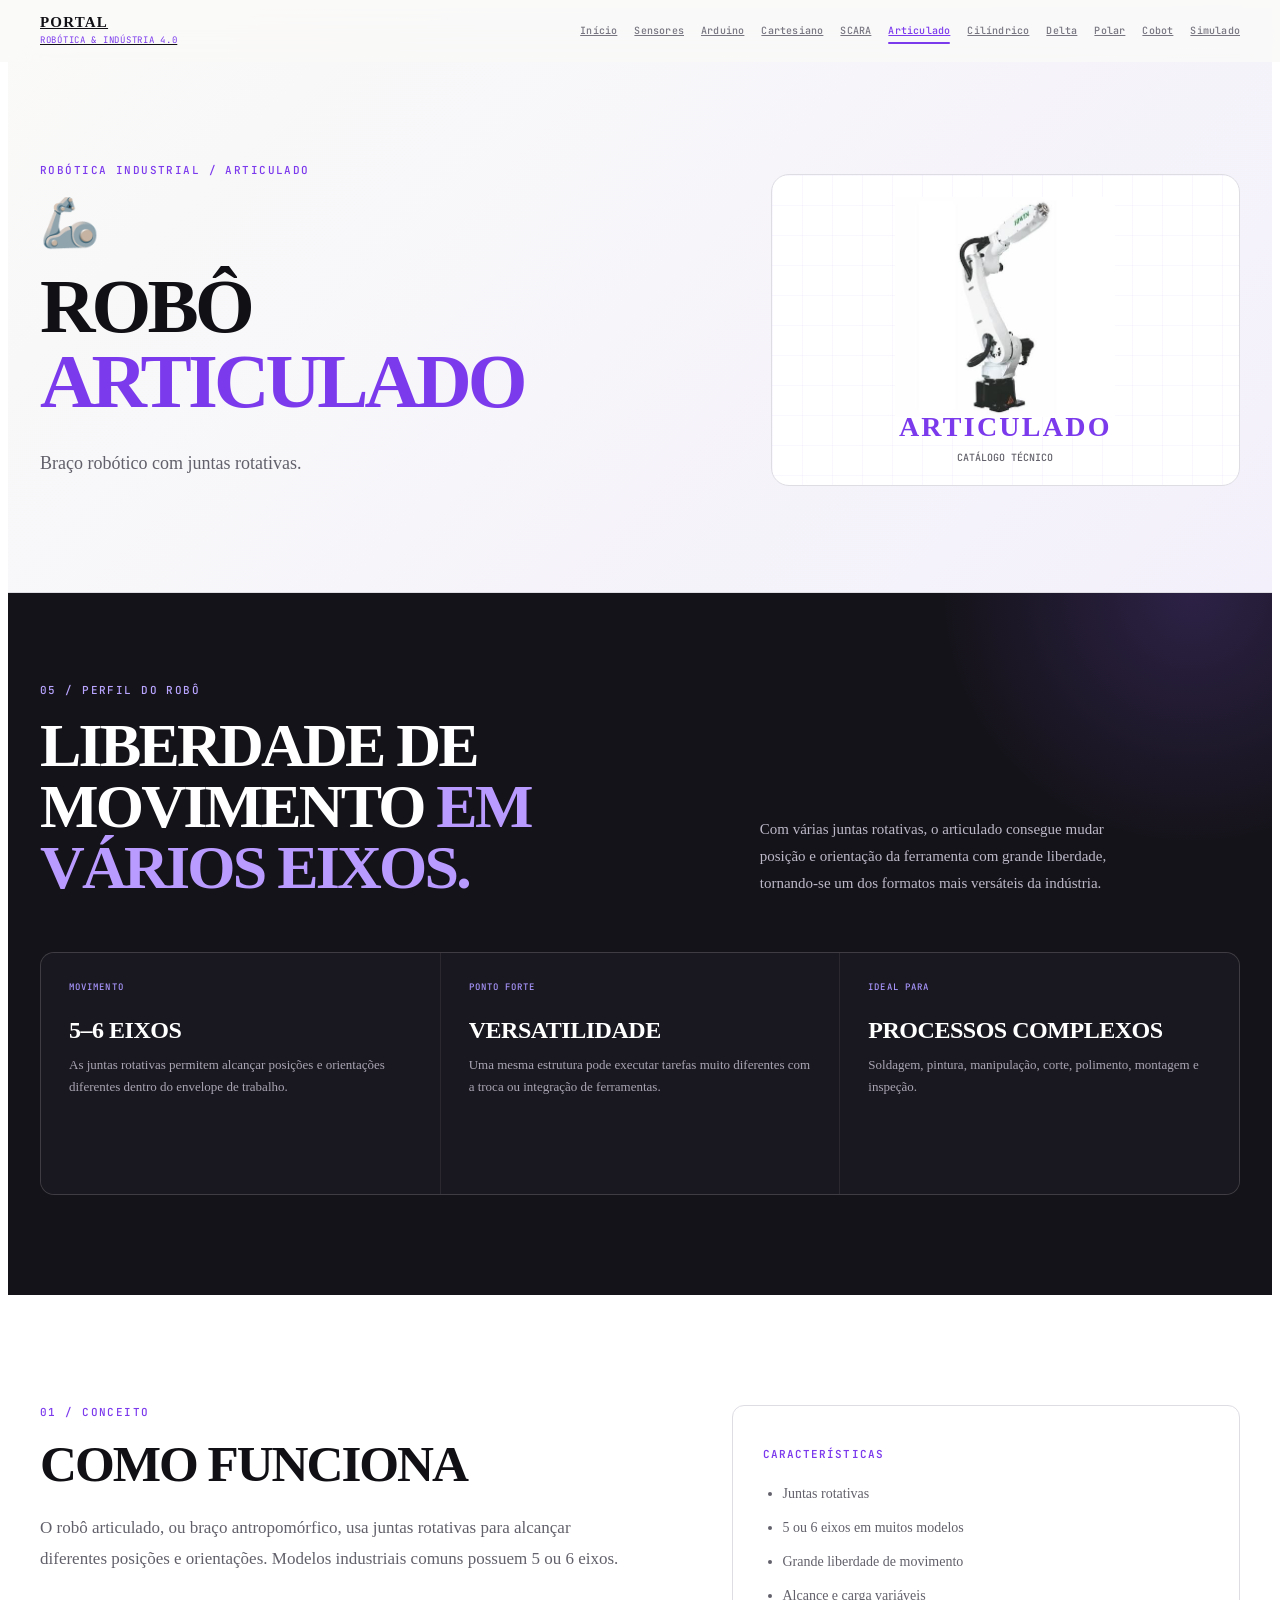
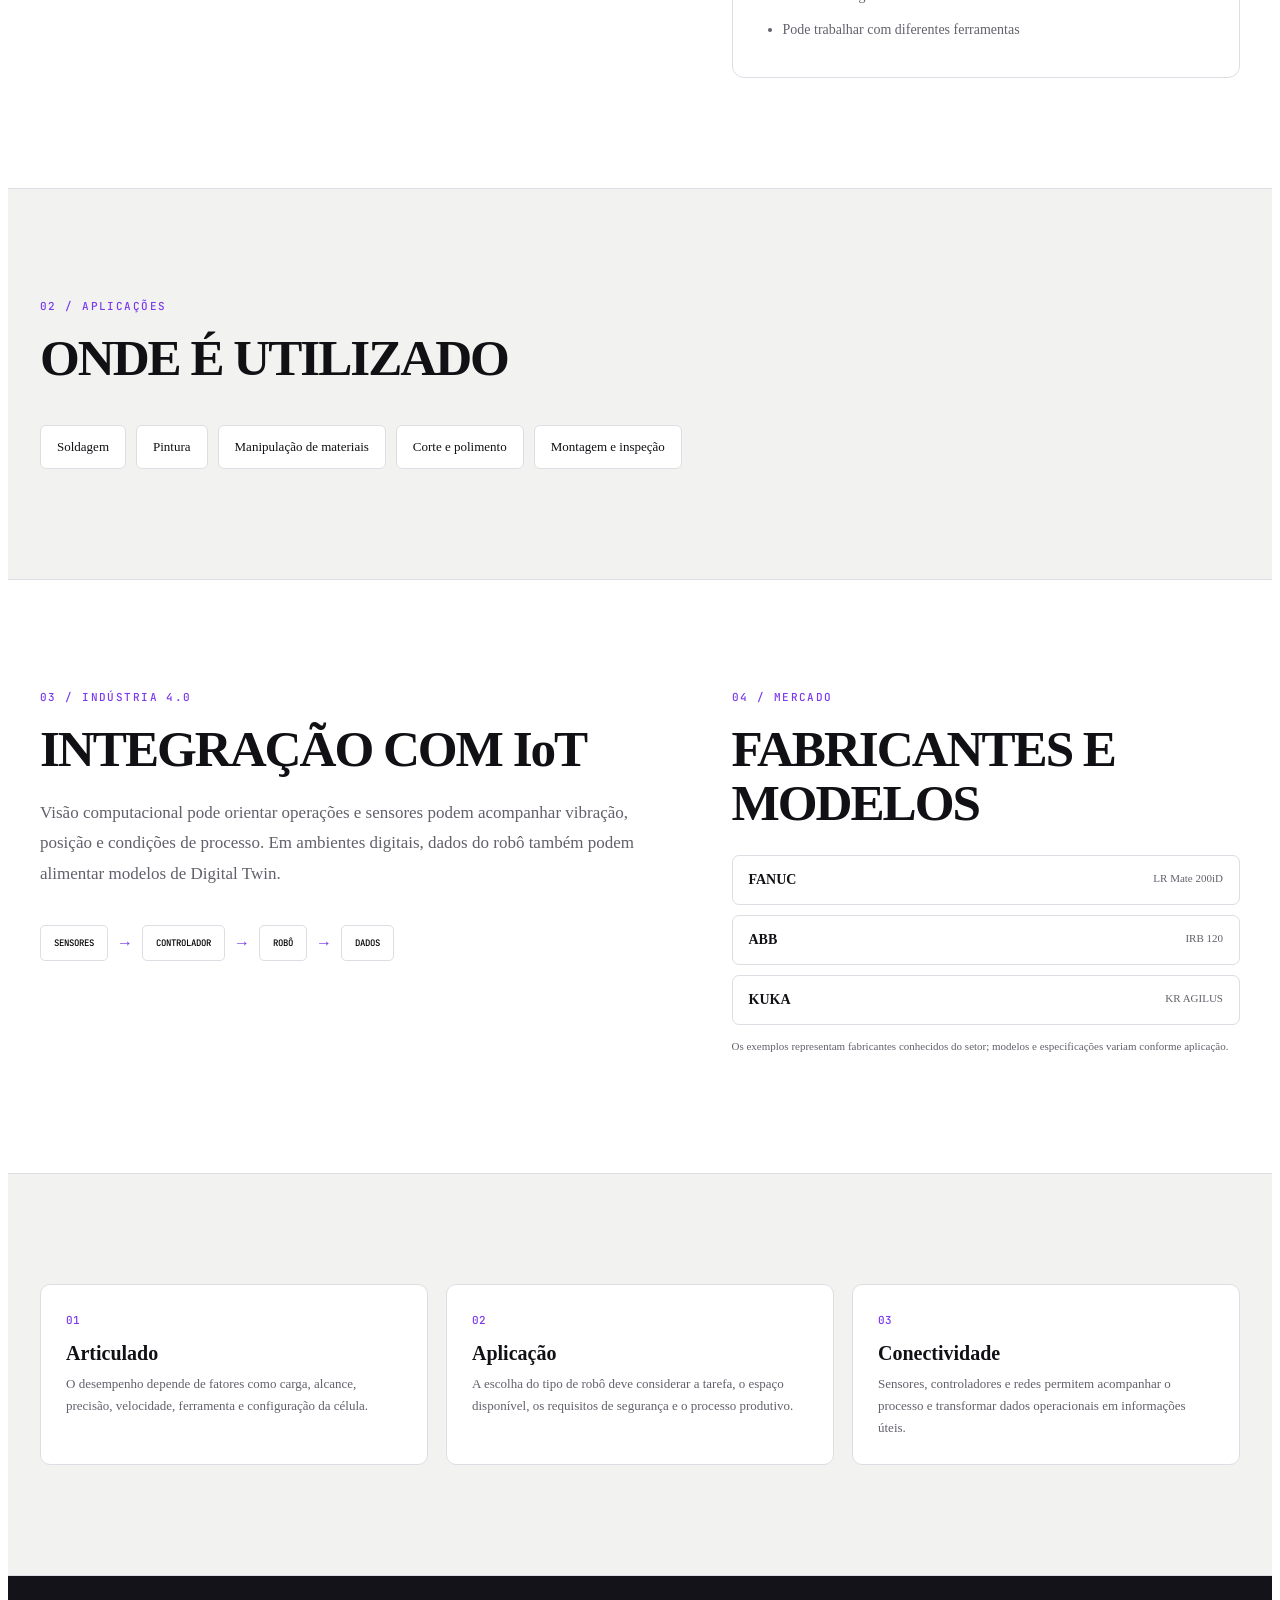
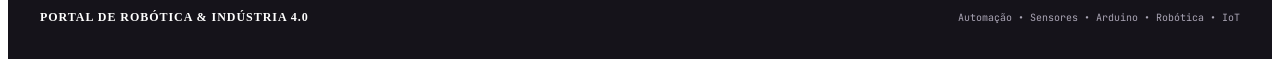
<file: articulado.html>
<!DOCTYPE html><html lang="pt-BR"><head><meta charset="UTF-8"><meta name="viewport" content="width=device-width, initial-scale=1.0"><title>Articulado | Portal de Robótica &amp; Indústria 4.0</title><meta name="description" content="Catálogo educativo sobre robôs Articulado: funcionamento, características, aplicações, IoT e fabricantes."><link rel="preconnect" href="https://fonts.googleapis.com"><link rel="preconnect" href="https://fonts.gstatic.com" crossorigin><link href="https://fonts.googleapis.com/css2?family=Inter:wght@300;400;500;600;700;800&family=JetBrains+Mono:wght@400;500&display=swap" rel="stylesheet"><link rel="stylesheet" href="css/portal.css"> <link rel="icon" type="image/png" href="favicon.png">
<script src="js/portal.js" defer></script></head><body data-active="articulado"><header class="portal-nav" id="portalNav"><div class="portal-nav__wrap">
<a class="portal-brand" href="index.html"><strong>PORTAL</strong><span>ROBÓTICA &amp; INDÚSTRIA 4.0</span></a>
<button class="portal-burger" id="portalBurger" aria-label="Abrir menu" aria-expanded="false"><span></span><span></span><span></span></button>
<nav class="portal-menu" id="portalMenu">
<a href="index.html">Início</a><a href="sensores.html">Sensores</a><a href="arduino.html">Arduino</a><a href="cartesiano.html">Cartesiano</a><a href="scara.html">SCARA</a><a href="articulado.html">Articulado</a><a href="cilindrico.html">Cilíndrico</a><a href="delta.html">Delta</a><a href="polar.html">Polar</a><a href="colaborativo.html">Cobot</a><a href="simulado.html">Simulado</a>
</nav></div></header><main><section class="robot-hero"><div class="portal-wrap robot-hero__grid"><div class="reveal"><p class="eyebrow">ROBÓTICA INDUSTRIAL / ARTICULADO</p><div class="robot-icon">🦾</div><h1>ROBÔ <span>ARTICULADO</span></h1><p class="lead">Braço robótico com juntas rotativas.</p></div><div class="robot-visual reveal"><div class="robot-visual__grid"></div><img class="robot-visual__image" src="images/robo-articulado.png" alt="Robô industrial articulado"><strong>ARTICULADO</strong><small>CATÁLOGO TÉCNICO</small></div></div></section>
<section class="robot-profile"><div class="portal-wrap"><div class="robot-profile__heading"><div><p class="eyebrow">05 / PERFIL DO ROBÔ</p><h2>LIBERDADE DE MOVIMENTO <span>EM VÁRIOS EIXOS.</span></h2></div><p>Com várias juntas rotativas, o articulado consegue mudar posição e orientação da ferramenta com grande liberdade, tornando-se um dos formatos mais versáteis da indústria.</p></div><div class="robot-profile__grid"><article><span class="robot-profile__kicker">MOVIMENTO</span><strong>5–6 EIXOS</strong><p>As juntas rotativas permitem alcançar posições e orientações diferentes dentro do envelope de trabalho.</p></article><article><span class="robot-profile__kicker">PONTO FORTE</span><strong>VERSATILIDADE</strong><p>Uma mesma estrutura pode executar tarefas muito diferentes com a troca ou integração de ferramentas.</p></article><article><span class="robot-profile__kicker">IDEAL PARA</span><strong>PROCESSOS COMPLEXOS</strong><p>Soldagem, pintura, manipulação, corte, polimento, montagem e inspeção.</p></article></div></div></section>
<section class="portal-section"><div class="portal-wrap two-col"><div><p class="eyebrow">01 / CONCEITO</p><h2>COMO FUNCIONA</h2><p class="section-lead">O robô articulado, ou braço antropomórfico, usa juntas rotativas para alcançar diferentes posições e orientações. Modelos industriais comuns possuem 5 ou 6 eixos.</p></div><div class="feature-box"><h3>CARACTERÍSTICAS</h3><ul><li>Juntas rotativas</li><li>5 ou 6 eixos em muitos modelos</li><li>Grande liberdade de movimento</li><li>Alcance e carga variáveis</li><li>Pode trabalhar com diferentes ferramentas</li></ul></div></div></section>
<section class="portal-section portal-section--alt"><div class="portal-wrap"><p class="eyebrow">02 / APLICAÇÕES</p><h2>ONDE É UTILIZADO</h2><div class="application-row"><span>Soldagem</span><span>Pintura</span><span>Manipulação de materiais</span><span>Corte e polimento</span><span>Montagem e inspeção</span></div></div></section>
<section class="portal-section"><div class="portal-wrap two-col"><div><p class="eyebrow">03 / INDÚSTRIA 4.0</p><h2>INTEGRAÇÃO COM IoT</h2><p class="section-lead">Visão computacional pode orientar operações e sensores podem acompanhar vibração, posição e condições de processo. Em ambientes digitais, dados do robô também podem alimentar modelos de Digital Twin.</p><div class="iot-flow"><span>SENSORES</span><b>→</b><span>CONTROLADOR</span><b>→</b><span>ROBÔ</span><b>→</b><span>DADOS</span></div></div><div><p class="eyebrow">04 / MERCADO</p><h2>FABRICANTES E MODELOS</h2><div class="maker-list"><div class="maker"><b>FANUC</b><span>LR Mate 200iD</span></div><div class="maker"><b>ABB</b><span>IRB 120</span></div><div class="maker"><b>KUKA</b><span>KR AGILUS</span></div></div><p class="small-note">Os exemplos representam fabricantes conhecidos do setor; modelos e especificações variam conforme aplicação.</p></div></div></section>
<section class="portal-section portal-section--alt"><div class="portal-wrap"><div class="comparison"><div><span class="compare-num">01</span><h3>Articulado</h3><p>O desempenho depende de fatores como carga, alcance, precisão, velocidade, ferramenta e configuração da célula.</p></div><div><span class="compare-num">02</span><h3>Aplicação</h3><p>A escolha do tipo de robô deve considerar a tarefa, o espaço disponível, os requisitos de segurança e o processo produtivo.</p></div><div><span class="compare-num">03</span><h3>Conectividade</h3><p>Sensores, controladores e redes permitem acompanhar o processo e transformar dados operacionais em informações úteis.</p></div></div></div></section></main><footer class="portal-footer"><div class="portal-wrap"><strong>PORTAL DE ROBÓTICA &amp; INDÚSTRIA 4.0</strong><span>Automação • Sensores • Arduino • Robótica • IoT</span></div></footer></body></html>
</file>
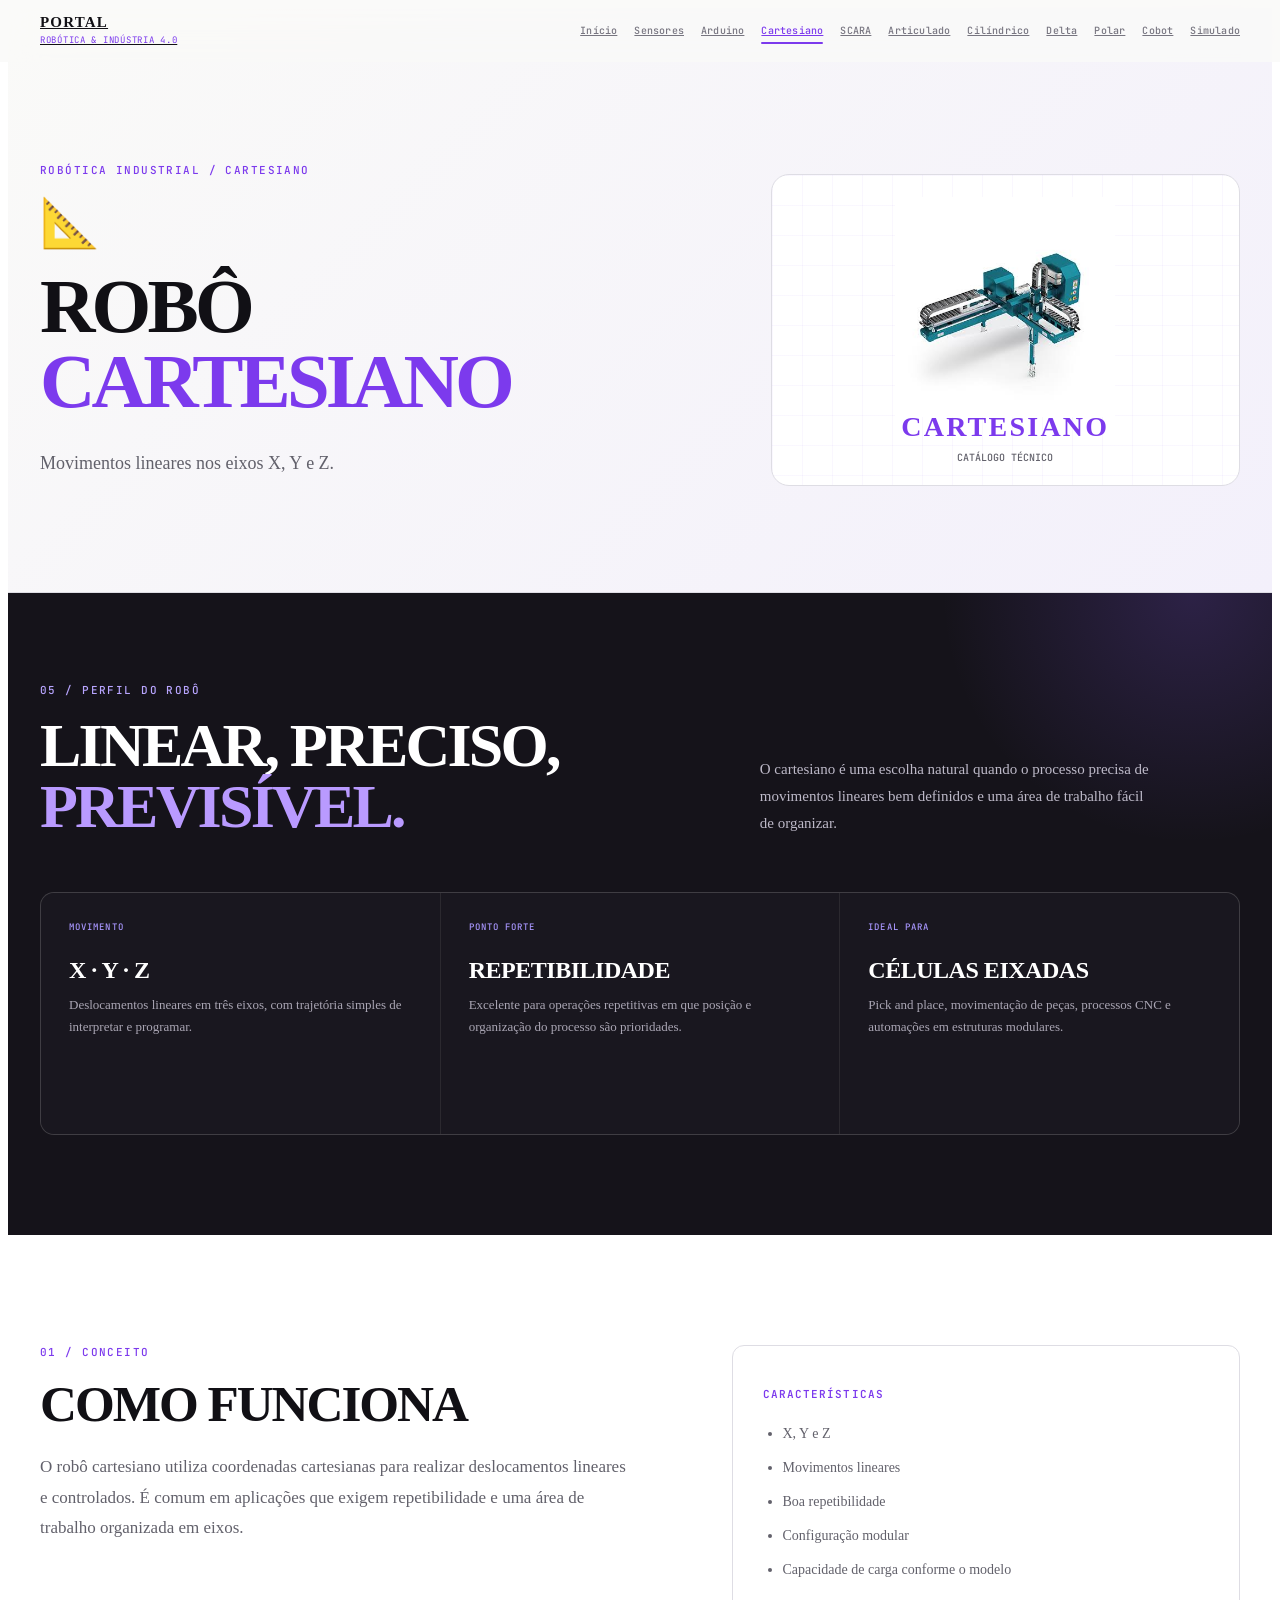
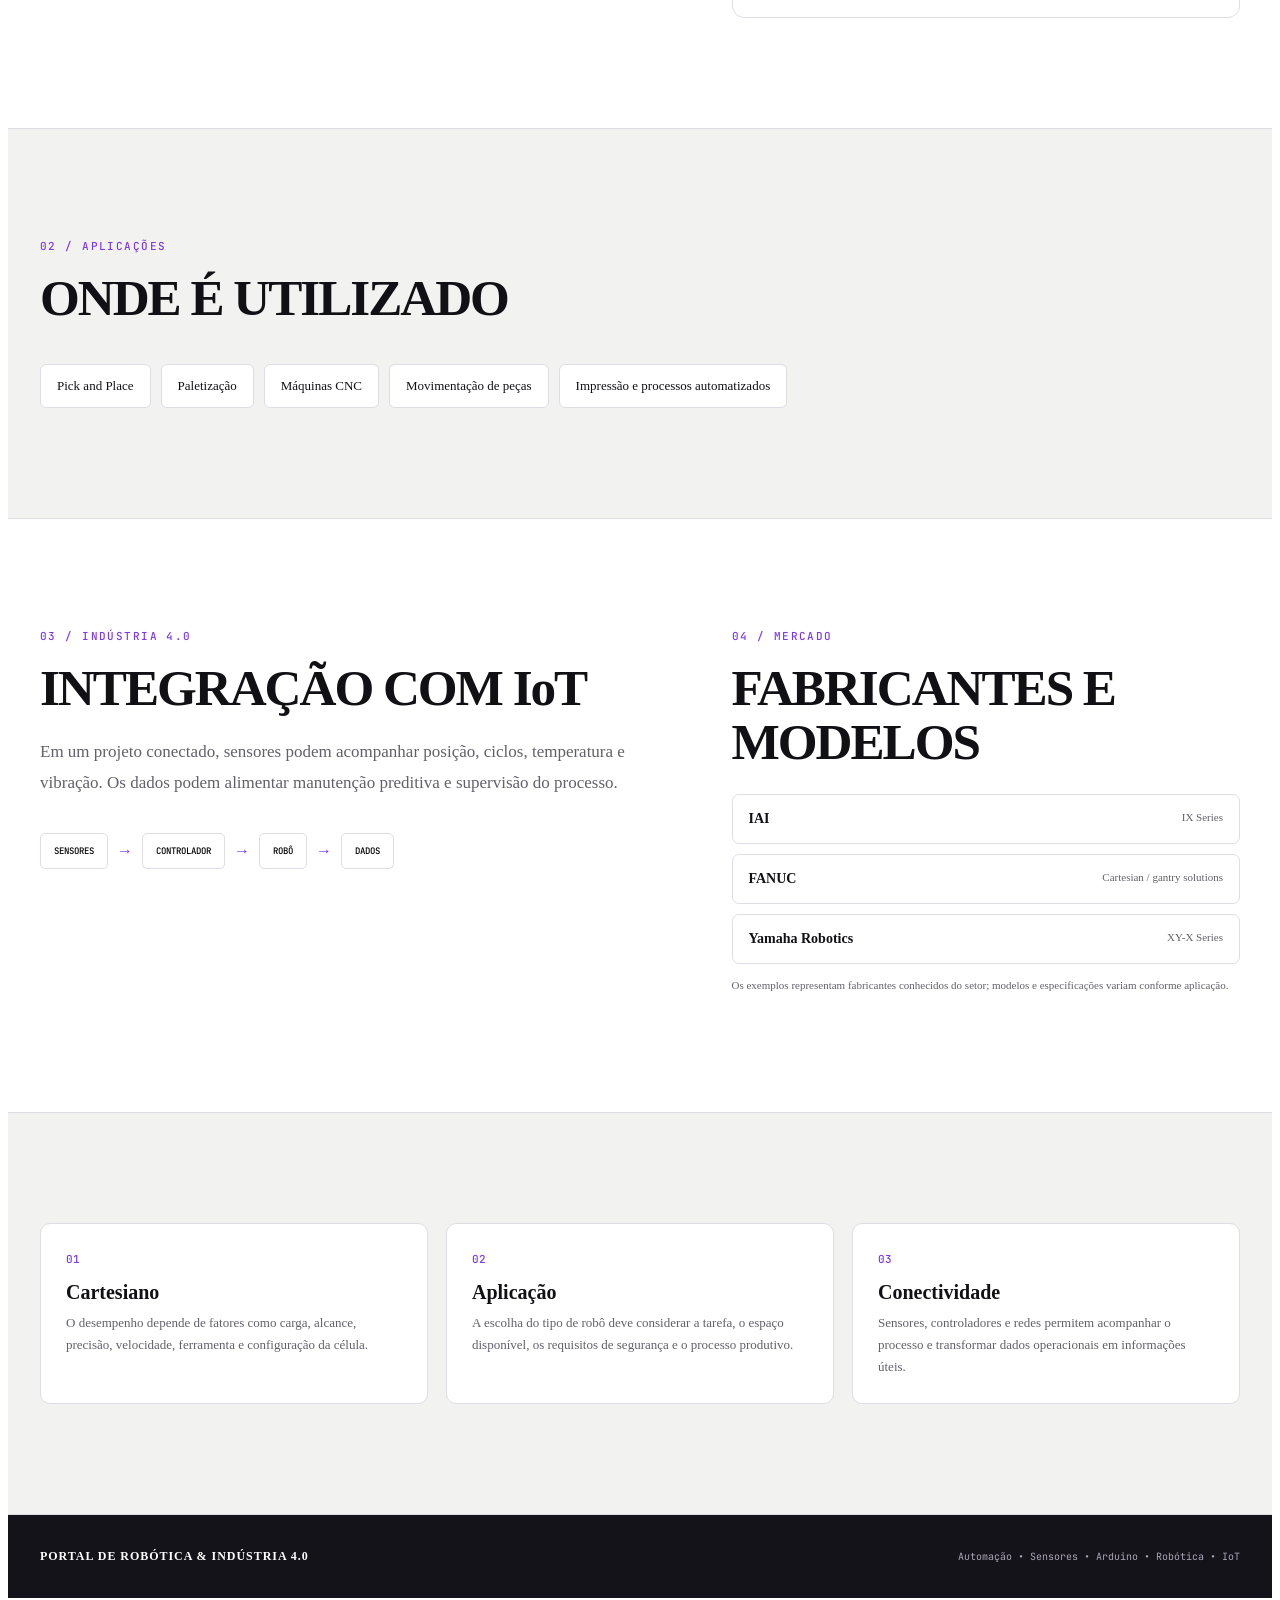
<file: cartesiano.html>
<!DOCTYPE html><html lang="pt-BR"><head><meta charset="UTF-8"><meta name="viewport" content="width=device-width, initial-scale=1.0"><title>Cartesiano | Portal de Robótica &amp; Indústria 4.0</title><meta name="description" content="Catálogo educativo sobre robôs Cartesiano: funcionamento, características, aplicações, IoT e fabricantes."><link rel="preconnect" href="https://fonts.googleapis.com"><link rel="preconnect" href="https://fonts.gstatic.com" crossorigin><link href="https://fonts.googleapis.com/css2?family=Inter:wght@300;400;500;600;700;800&family=JetBrains+Mono:wght@400;500&display=swap" rel="stylesheet"><link rel="stylesheet" href="css/portal.css"> <link rel="icon" type="image/png" href="favicon.png">
<script src="js/portal.js" defer></script></head><body data-active="cartesiano"><header class="portal-nav" id="portalNav"><div class="portal-nav__wrap">
<a class="portal-brand" href="index.html"><strong>PORTAL</strong><span>ROBÓTICA &amp; INDÚSTRIA 4.0</span></a>
<button class="portal-burger" id="portalBurger" aria-label="Abrir menu" aria-expanded="false"><span></span><span></span><span></span></button>
<nav class="portal-menu" id="portalMenu">
<a href="index.html">Início</a><a href="sensores.html">Sensores</a><a href="arduino.html">Arduino</a><a href="cartesiano.html">Cartesiano</a><a href="scara.html">SCARA</a><a href="articulado.html">Articulado</a><a href="cilindrico.html">Cilíndrico</a><a href="delta.html">Delta</a><a href="polar.html">Polar</a><a href="colaborativo.html">Cobot</a><a href="simulado.html">Simulado</a>
</nav></div></header><main><section class="robot-hero"><div class="portal-wrap robot-hero__grid"><div class="reveal"><p class="eyebrow">ROBÓTICA INDUSTRIAL / CARTESIANO</p><div class="robot-icon">📐</div><h1>ROBÔ <span>CARTESIANO</span></h1><p class="lead">Movimentos lineares nos eixos X, Y e Z.</p></div><div class="robot-visual reveal"><div class="robot-visual__grid"></div><img class="robot-visual__image" src="images/robo-cartesiano.png" alt="Robô industrial CARTESIANO"><strong>CARTESIANO</strong><small>CATÁLOGO TÉCNICO</small></div></div></section>
<section class="robot-profile"><div class="portal-wrap"><div class="robot-profile__heading"><div><p class="eyebrow">05 / PERFIL DO ROBÔ</p><h2>LINEAR, PRECISO, <span>PREVISÍVEL.</span></h2></div><p>O cartesiano é uma escolha natural quando o processo precisa de movimentos lineares bem definidos e uma área de trabalho fácil de organizar.</p></div><div class="robot-profile__grid"><article><span class="robot-profile__kicker">MOVIMENTO</span><strong>X · Y · Z</strong><p>Deslocamentos lineares em três eixos, com trajetória simples de interpretar e programar.</p></article><article><span class="robot-profile__kicker">PONTO FORTE</span><strong>REPETIBILIDADE</strong><p>Excelente para operações repetitivas em que posição e organização do processo são prioridades.</p></article><article><span class="robot-profile__kicker">IDEAL PARA</span><strong>CÉLULAS EIXADAS</strong><p>Pick and place, movimentação de peças, processos CNC e automações em estruturas modulares.</p></article></div></div></section>
<section class="portal-section"><div class="portal-wrap two-col"><div><p class="eyebrow">01 / CONCEITO</p><h2>COMO FUNCIONA</h2><p class="section-lead">O robô cartesiano utiliza coordenadas cartesianas para realizar deslocamentos lineares e controlados. É comum em aplicações que exigem repetibilidade e uma área de trabalho organizada em eixos.</p></div><div class="feature-box"><h3>CARACTERÍSTICAS</h3><ul><li>X, Y e Z</li><li>Movimentos lineares</li><li>Boa repetibilidade</li><li>Configuração modular</li><li>Capacidade de carga conforme o modelo</li></ul></div></div></section>
<section class="portal-section portal-section--alt"><div class="portal-wrap"><p class="eyebrow">02 / APLICAÇÕES</p><h2>ONDE É UTILIZADO</h2><div class="application-row"><span>Pick and Place</span><span>Paletização</span><span>Máquinas CNC</span><span>Movimentação de peças</span><span>Impressão e processos automatizados</span></div></div></section>
<section class="portal-section"><div class="portal-wrap two-col"><div><p class="eyebrow">03 / INDÚSTRIA 4.0</p><h2>INTEGRAÇÃO COM IoT</h2><p class="section-lead">Em um projeto conectado, sensores podem acompanhar posição, ciclos, temperatura e vibração. Os dados podem alimentar manutenção preditiva e supervisão do processo.</p><div class="iot-flow"><span>SENSORES</span><b>→</b><span>CONTROLADOR</span><b>→</b><span>ROBÔ</span><b>→</b><span>DADOS</span></div></div><div><p class="eyebrow">04 / MERCADO</p><h2>FABRICANTES E MODELOS</h2><div class="maker-list"><div class="maker"><b>IAI</b><span>IX Series</span></div><div class="maker"><b>FANUC</b><span>Cartesian / gantry solutions</span></div><div class="maker"><b>Yamaha Robotics</b><span>XY-X Series</span></div></div><p class="small-note">Os exemplos representam fabricantes conhecidos do setor; modelos e especificações variam conforme aplicação.</p></div></div></section>
<section class="portal-section portal-section--alt"><div class="portal-wrap"><div class="comparison"><div><span class="compare-num">01</span><h3>Cartesiano</h3><p>O desempenho depende de fatores como carga, alcance, precisão, velocidade, ferramenta e configuração da célula.</p></div><div><span class="compare-num">02</span><h3>Aplicação</h3><p>A escolha do tipo de robô deve considerar a tarefa, o espaço disponível, os requisitos de segurança e o processo produtivo.</p></div><div><span class="compare-num">03</span><h3>Conectividade</h3><p>Sensores, controladores e redes permitem acompanhar o processo e transformar dados operacionais em informações úteis.</p></div></div></div></section></main><footer class="portal-footer"><div class="portal-wrap"><strong>PORTAL DE ROBÓTICA &amp; INDÚSTRIA 4.0</strong><span>Automação • Sensores • Arduino • Robótica • IoT</span></div></footer></body></html>
</file>
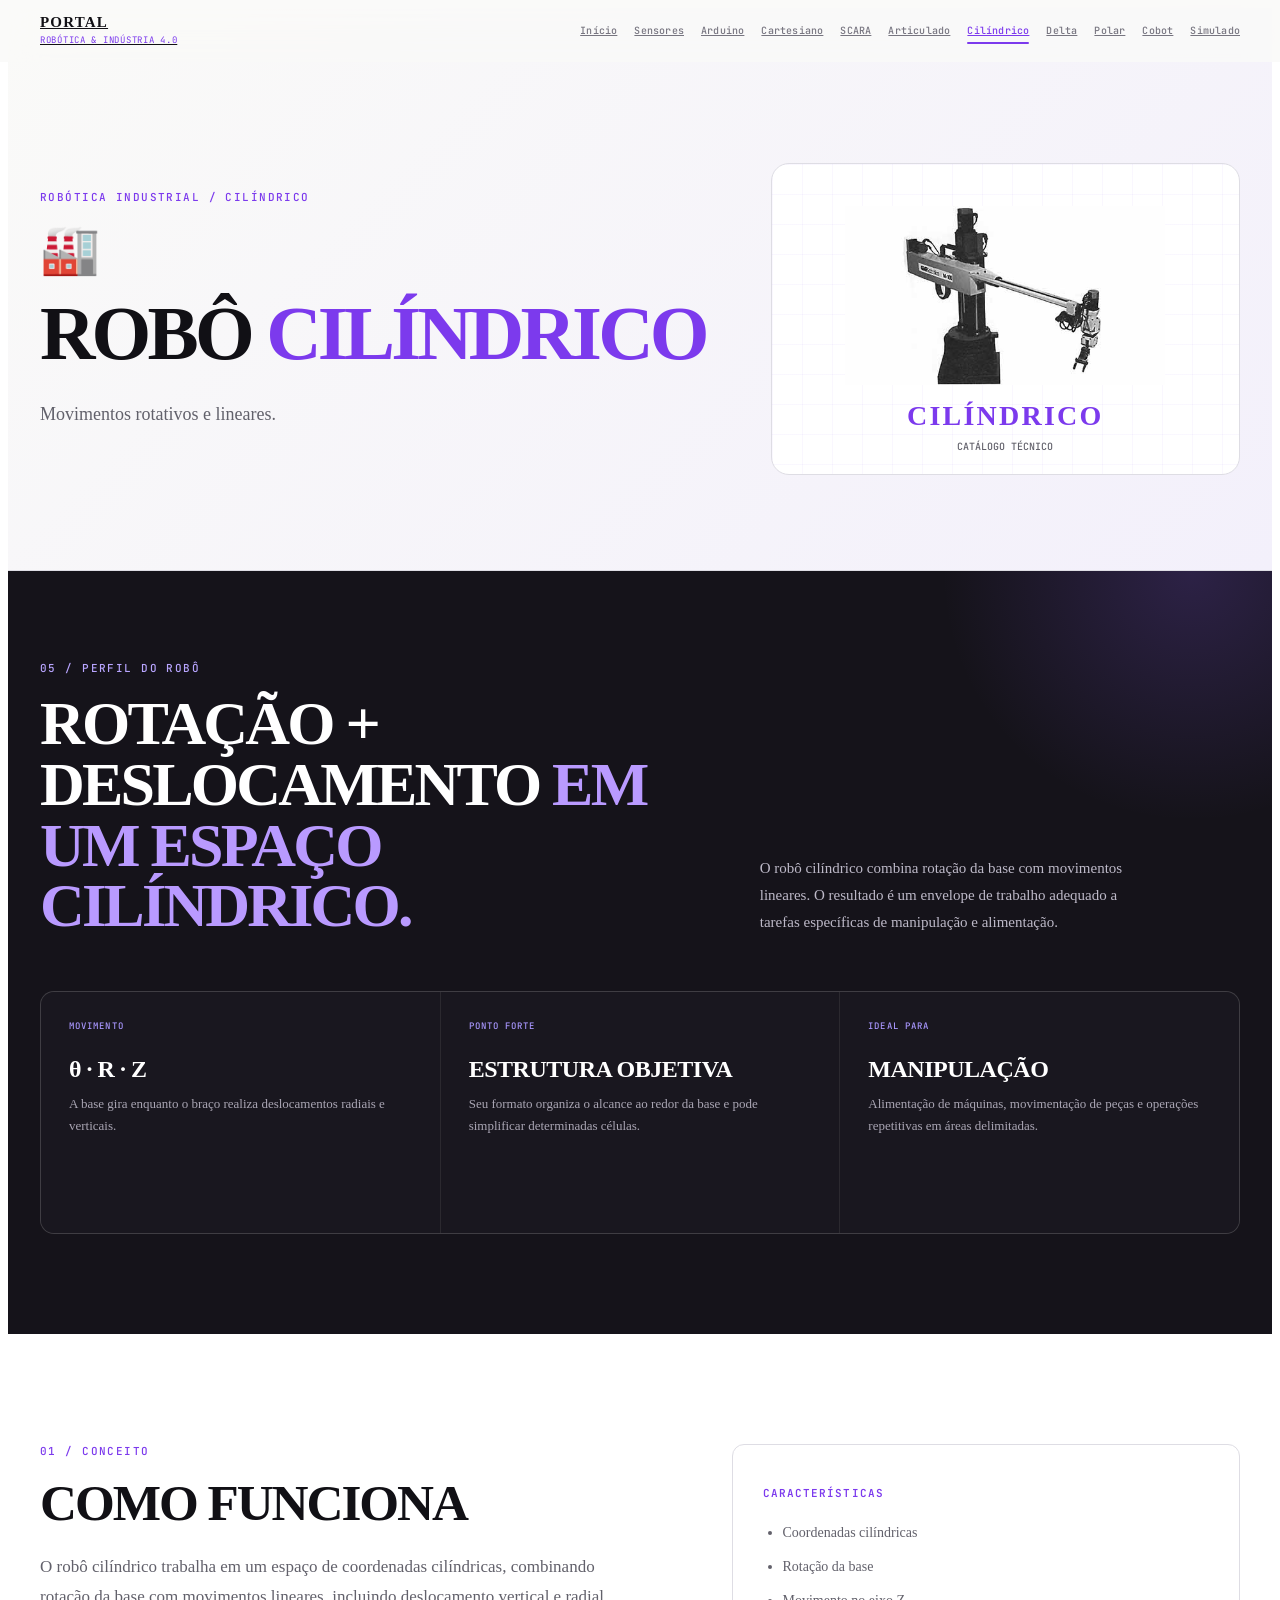
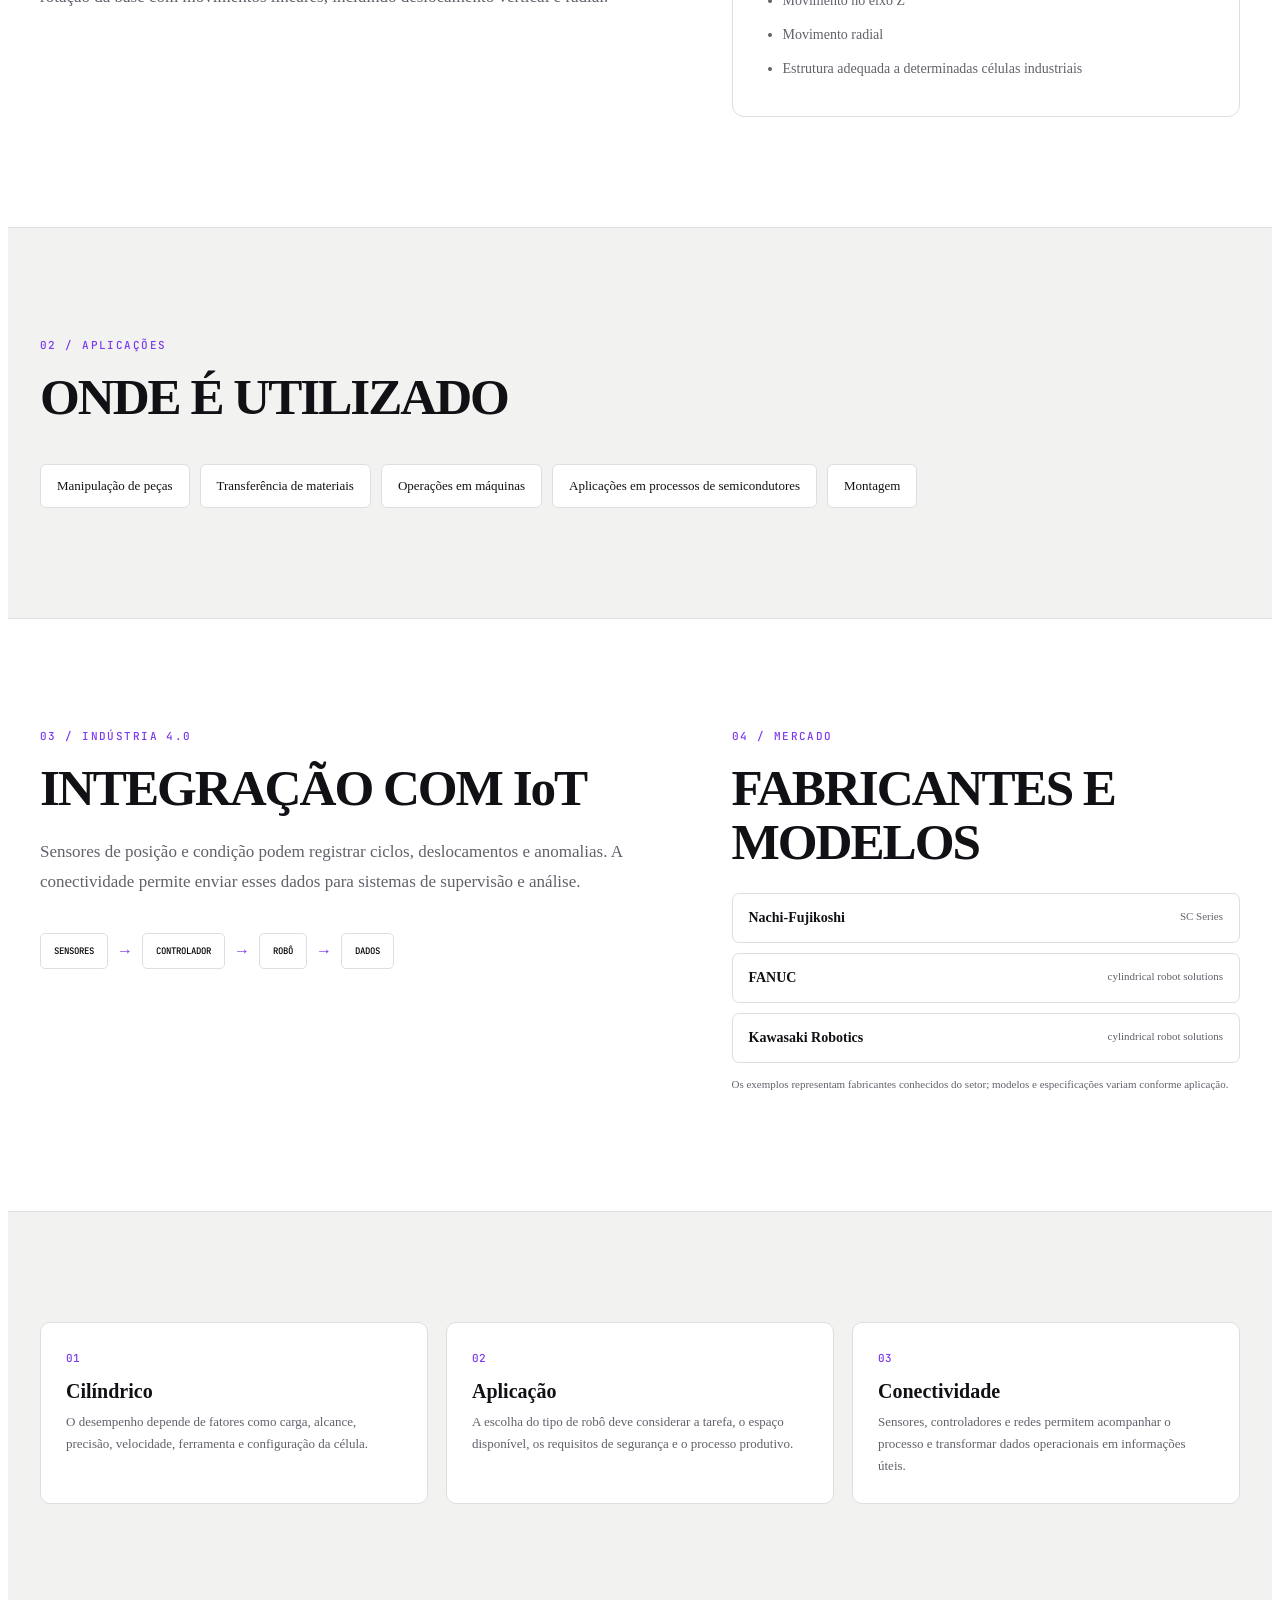
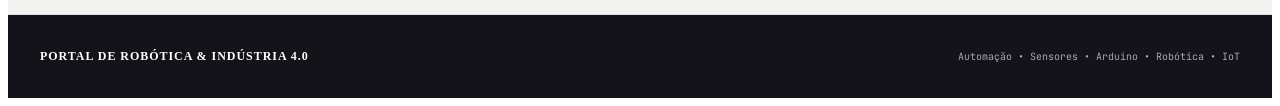
<file: cilindrico.html>
<!DOCTYPE html><html lang="pt-BR"><head><meta charset="UTF-8"><meta name="viewport" content="width=device-width, initial-scale=1.0"><title>Cilíndrico | Portal de Robótica &amp; Indústria 4.0</title><meta name="description" content="Catálogo educativo sobre robôs Cilíndrico: funcionamento, características, aplicações, IoT e fabricantes."><link rel="preconnect" href="https://fonts.googleapis.com"><link rel="preconnect" href="https://fonts.gstatic.com" crossorigin><link href="https://fonts.googleapis.com/css2?family=Inter:wght@300;400;500;600;700;800&family=JetBrains+Mono:wght@400;500&display=swap" rel="stylesheet"><link rel="stylesheet" href="css/portal.css"> <link rel="icon" type="image/png" href="favicon.png">
<script src="js/portal.js" defer></script></head><body data-active="cilindrico"><header class="portal-nav" id="portalNav"><div class="portal-nav__wrap">
<a class="portal-brand" href="index.html"><strong>PORTAL</strong><span>ROBÓTICA &amp; INDÚSTRIA 4.0</span></a>
<button class="portal-burger" id="portalBurger" aria-label="Abrir menu" aria-expanded="false"><span></span><span></span><span></span></button>
<nav class="portal-menu" id="portalMenu">
<a href="index.html">Início</a><a href="sensores.html">Sensores</a><a href="arduino.html">Arduino</a><a href="cartesiano.html">Cartesiano</a><a href="scara.html">SCARA</a><a href="articulado.html">Articulado</a><a href="cilindrico.html">Cilíndrico</a><a href="delta.html">Delta</a><a href="polar.html">Polar</a><a href="colaborativo.html">Cobot</a><a href="simulado.html">Simulado</a>
</nav></div></header><main><section class="robot-hero"><div class="portal-wrap robot-hero__grid"><div class="reveal"><p class="eyebrow">ROBÓTICA INDUSTRIAL / CILÍNDRICO</p><div class="robot-icon">🏭</div><h1>ROBÔ <span>CILÍNDRICO</span></h1><p class="lead">Movimentos rotativos e lineares.</p></div><div class="robot-visual reveal"><div class="robot-visual__grid"></div><img class="robot-visual__image" src="images/robo-cilindrico.png" alt="Robô industrial cilíndrico"><strong>CILÍNDRICO</strong><small>CATÁLOGO TÉCNICO</small></div></div></section>
<section class="robot-profile"><div class="portal-wrap"><div class="robot-profile__heading"><div><p class="eyebrow">05 / PERFIL DO ROBÔ</p><h2>ROTAÇÃO + DESLOCAMENTO <span>EM UM ESPAÇO CILÍNDRICO.</span></h2></div><p>O robô cilíndrico combina rotação da base com movimentos lineares. O resultado é um envelope de trabalho adequado a tarefas específicas de manipulação e alimentação.</p></div><div class="robot-profile__grid"><article><span class="robot-profile__kicker">MOVIMENTO</span><strong>θ · R · Z</strong><p>A base gira enquanto o braço realiza deslocamentos radiais e verticais.</p></article><article><span class="robot-profile__kicker">PONTO FORTE</span><strong>ESTRUTURA OBJETIVA</strong><p>Seu formato organiza o alcance ao redor da base e pode simplificar determinadas células.</p></article><article><span class="robot-profile__kicker">IDEAL PARA</span><strong>MANIPULAÇÃO</strong><p>Alimentação de máquinas, movimentação de peças e operações repetitivas em áreas delimitadas.</p></article></div></div></section>
<section class="portal-section"><div class="portal-wrap two-col"><div><p class="eyebrow">01 / CONCEITO</p><h2>COMO FUNCIONA</h2><p class="section-lead">O robô cilíndrico trabalha em um espaço de coordenadas cilíndricas, combinando rotação da base com movimentos lineares, incluindo deslocamento vertical e radial.</p></div><div class="feature-box"><h3>CARACTERÍSTICAS</h3><ul><li>Coordenadas cilíndricas</li><li>Rotação da base</li><li>Movimento no eixo Z</li><li>Movimento radial</li><li>Estrutura adequada a determinadas células industriais</li></ul></div></div></section>
<section class="portal-section portal-section--alt"><div class="portal-wrap"><p class="eyebrow">02 / APLICAÇÕES</p><h2>ONDE É UTILIZADO</h2><div class="application-row"><span>Manipulação de peças</span><span>Transferência de materiais</span><span>Operações em máquinas</span><span>Aplicações em processos de semicondutores</span><span>Montagem</span></div></div></section>
<section class="portal-section"><div class="portal-wrap two-col"><div><p class="eyebrow">03 / INDÚSTRIA 4.0</p><h2>INTEGRAÇÃO COM IoT</h2><p class="section-lead">Sensores de posição e condição podem registrar ciclos, deslocamentos e anomalias. A conectividade permite enviar esses dados para sistemas de supervisão e análise.</p><div class="iot-flow"><span>SENSORES</span><b>→</b><span>CONTROLADOR</span><b>→</b><span>ROBÔ</span><b>→</b><span>DADOS</span></div></div><div><p class="eyebrow">04 / MERCADO</p><h2>FABRICANTES E MODELOS</h2><div class="maker-list"><div class="maker"><b>Nachi-Fujikoshi</b><span>SC Series</span></div><div class="maker"><b>FANUC</b><span>cylindrical robot solutions</span></div><div class="maker"><b>Kawasaki Robotics</b><span>cylindrical robot solutions</span></div></div><p class="small-note">Os exemplos representam fabricantes conhecidos do setor; modelos e especificações variam conforme aplicação.</p></div></div></section>
<section class="portal-section portal-section--alt"><div class="portal-wrap"><div class="comparison"><div><span class="compare-num">01</span><h3>Cilíndrico</h3><p>O desempenho depende de fatores como carga, alcance, precisão, velocidade, ferramenta e configuração da célula.</p></div><div><span class="compare-num">02</span><h3>Aplicação</h3><p>A escolha do tipo de robô deve considerar a tarefa, o espaço disponível, os requisitos de segurança e o processo produtivo.</p></div><div><span class="compare-num">03</span><h3>Conectividade</h3><p>Sensores, controladores e redes permitem acompanhar o processo e transformar dados operacionais em informações úteis.</p></div></div></div></section></main><footer class="portal-footer"><div class="portal-wrap"><strong>PORTAL DE ROBÓTICA &amp; INDÚSTRIA 4.0</strong><span>Automação • Sensores • Arduino • Robótica • IoT</span></div></footer></body></html>
</file>
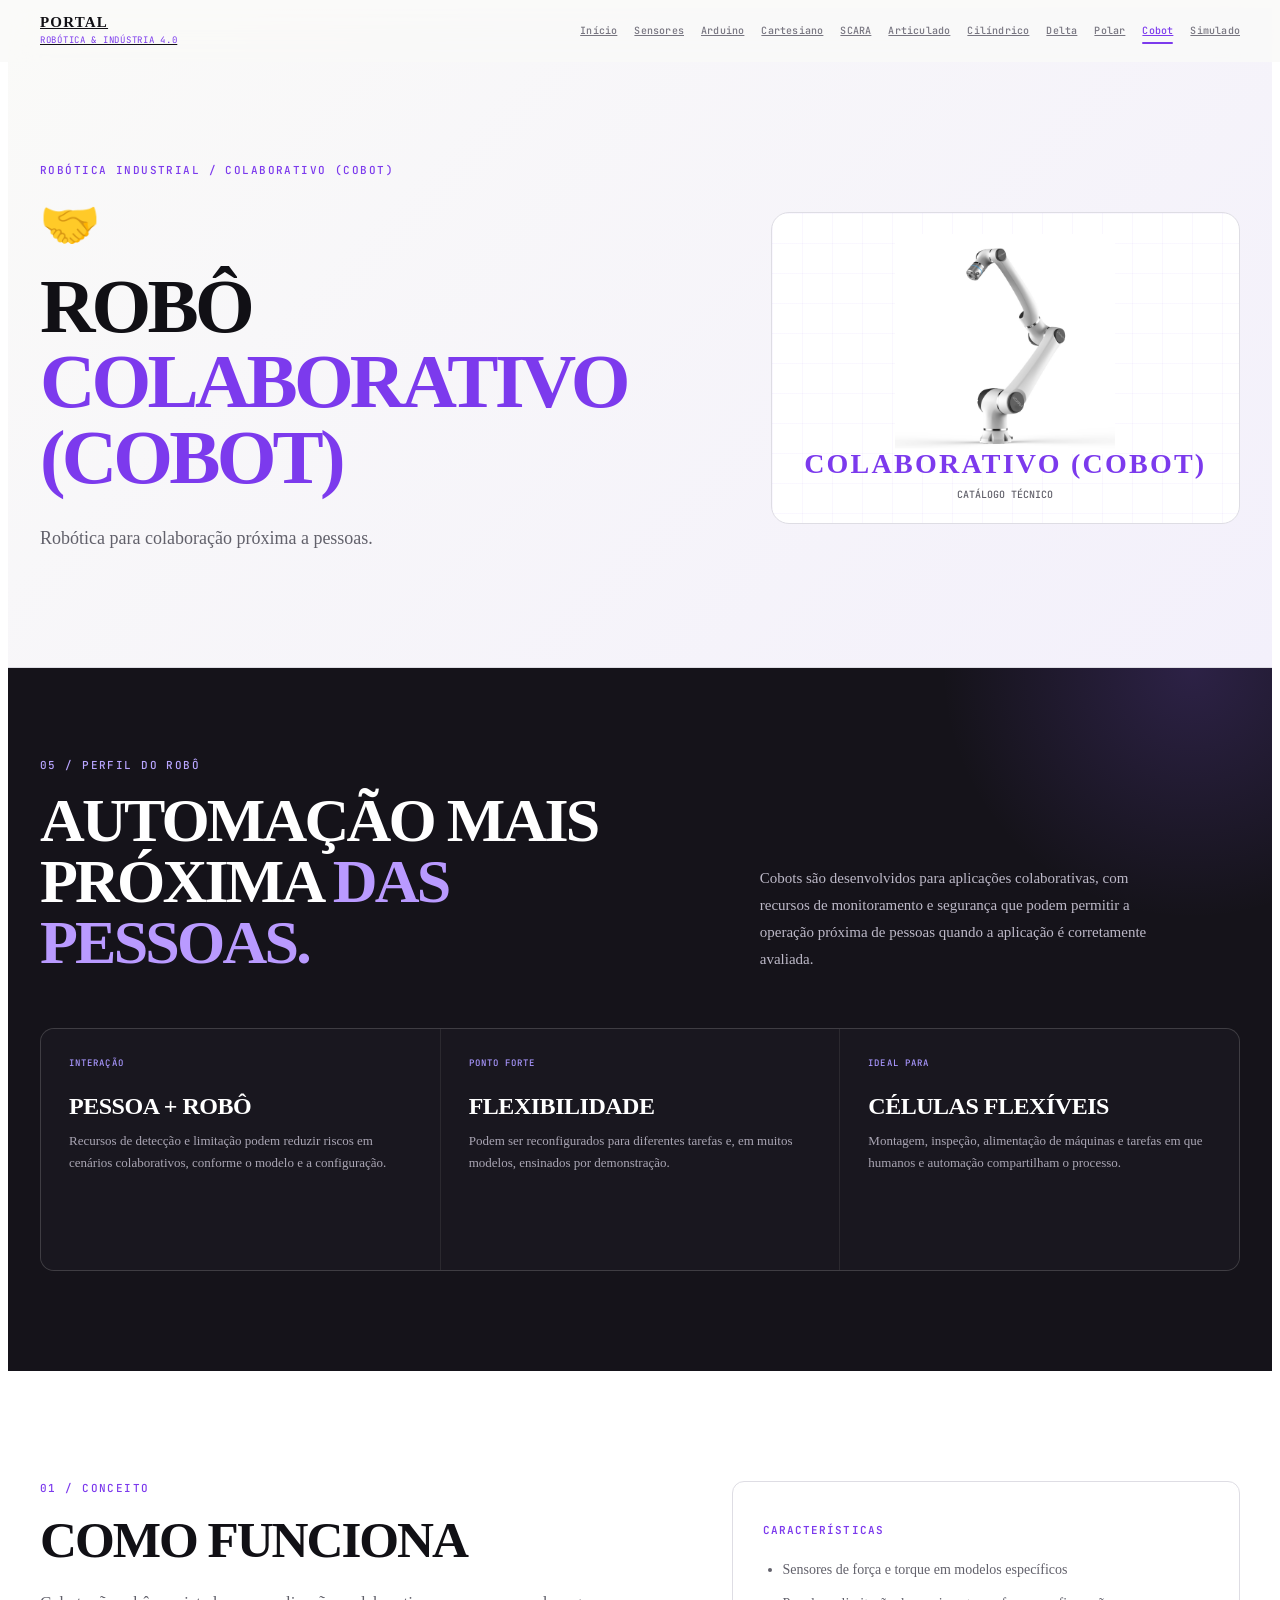
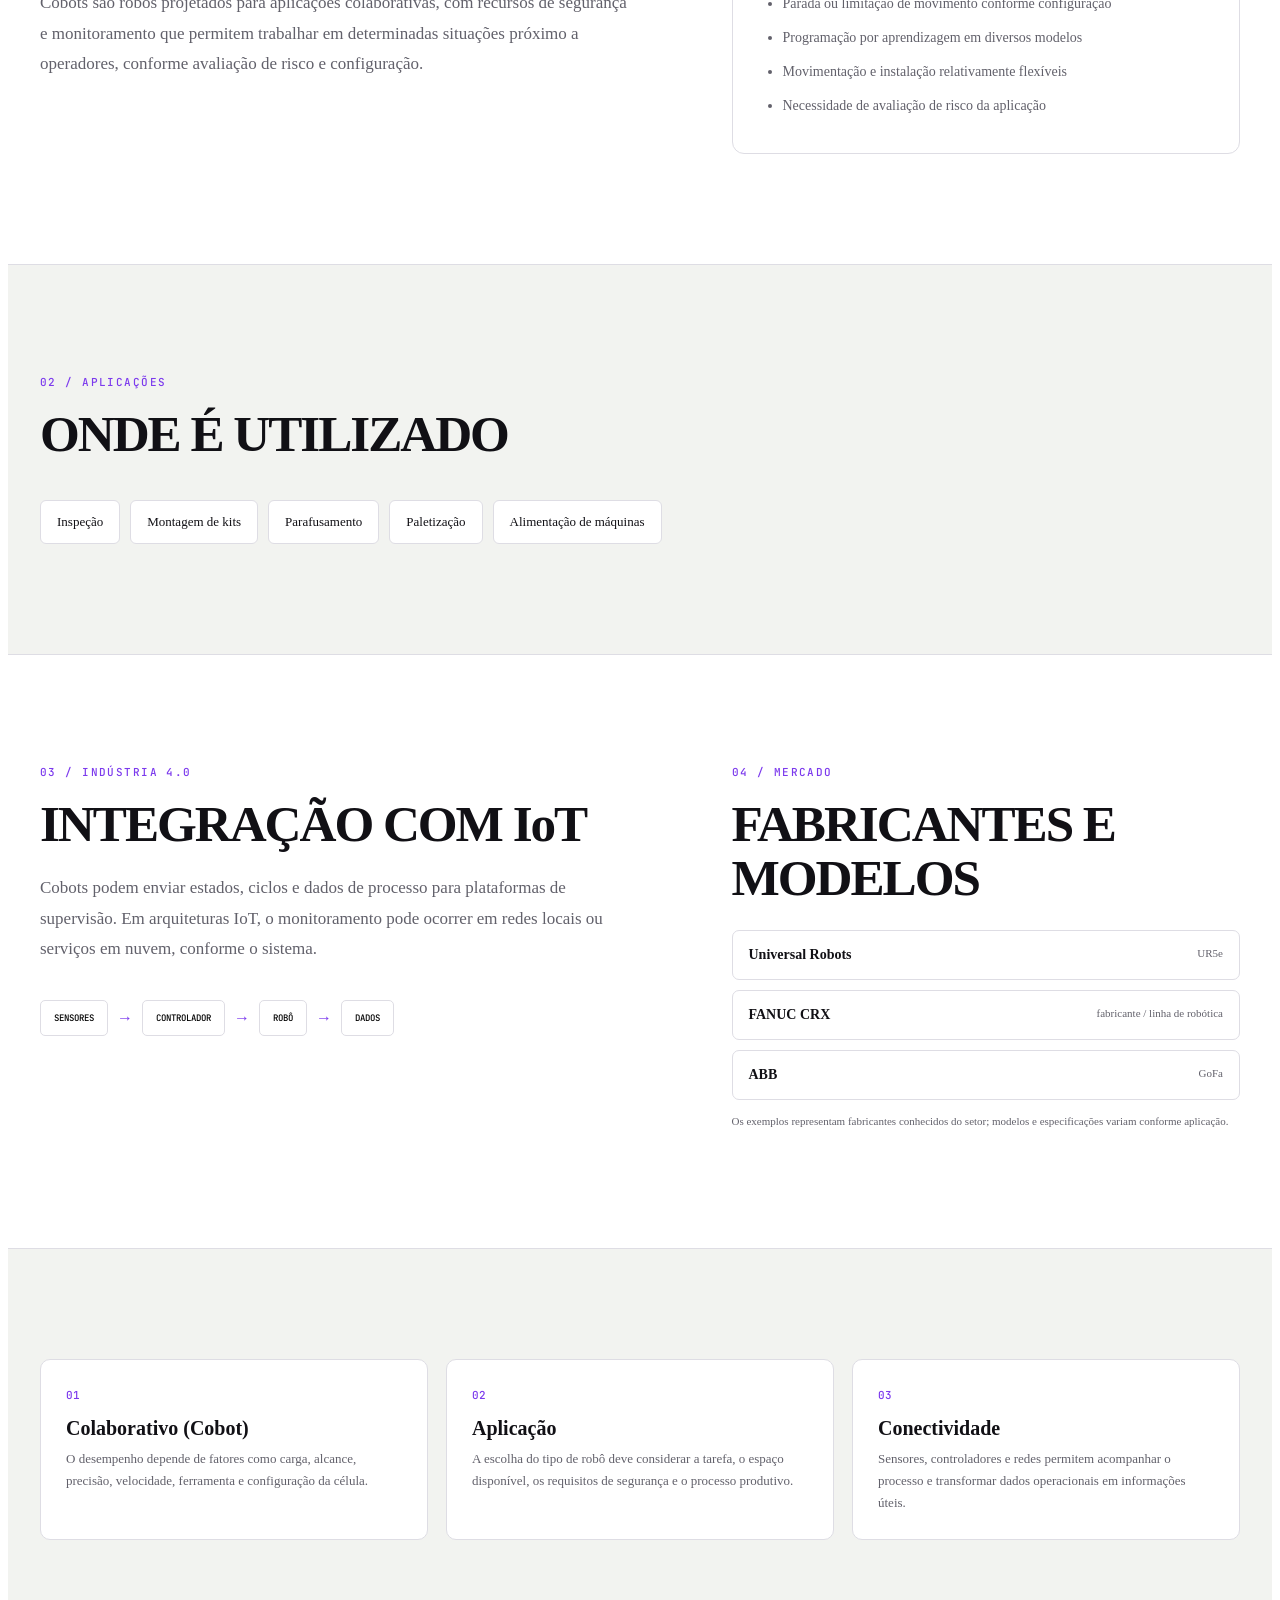
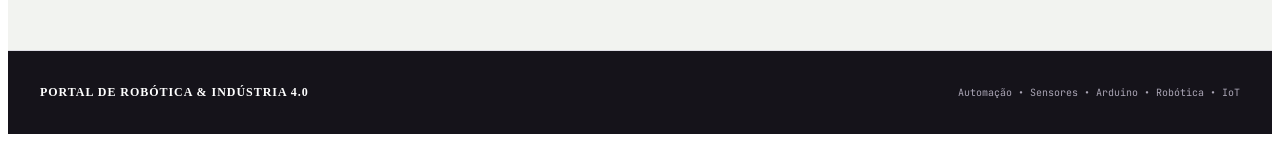
<file: colaborativo.html>
<!DOCTYPE html><html lang="pt-BR"><head><meta charset="UTF-8"><meta name="viewport" content="width=device-width, initial-scale=1.0"><title>Colaborativo (Cobot) | Portal de Robótica &amp; Indústria 4.0</title><meta name="description" content="Catálogo educativo sobre robôs Colaborativo (Cobot): funcionamento, características, aplicações, IoT e fabricantes."><link rel="preconnect" href="https://fonts.googleapis.com"><link rel="preconnect" href="https://fonts.gstatic.com" crossorigin><link href="https://fonts.googleapis.com/css2?family=Inter:wght@300;400;500;600;700;800&family=JetBrains+Mono:wght@400;500&display=swap" rel="stylesheet"><link rel="stylesheet" href="css/portal.css"> <link rel="icon" type="image/png" href="favicon.png">
<script src="js/portal.js" defer></script></head><body data-active="colaborativo"><header class="portal-nav" id="portalNav"><div class="portal-nav__wrap">
<a class="portal-brand" href="index.html"><strong>PORTAL</strong><span>ROBÓTICA &amp; INDÚSTRIA 4.0</span></a>
<button class="portal-burger" id="portalBurger" aria-label="Abrir menu" aria-expanded="false"><span></span><span></span><span></span></button>
<nav class="portal-menu" id="portalMenu">
<a href="index.html">Início</a><a href="sensores.html">Sensores</a><a href="arduino.html">Arduino</a><a href="cartesiano.html">Cartesiano</a><a href="scara.html">SCARA</a><a href="articulado.html">Articulado</a><a href="cilindrico.html">Cilíndrico</a><a href="delta.html">Delta</a><a href="polar.html">Polar</a><a href="colaborativo.html">Cobot</a><a href="simulado.html">Simulado</a>
</nav></div></header><main><section class="robot-hero"><div class="portal-wrap robot-hero__grid"><div class="reveal"><p class="eyebrow">ROBÓTICA INDUSTRIAL / COLABORATIVO (COBOT)</p><div class="robot-icon">🤝</div><h1>ROBÔ <span>COLABORATIVO (COBOT)</span></h1><p class="lead">Robótica para colaboração próxima a pessoas.</p></div><div class="robot-visual reveal"><div class="robot-visual__grid"></div><img class="robot-visual__image" src="images/robo-cobot.png" alt="Robô colaborativo Cobot"><strong>COLABORATIVO (COBOT)</strong><small>CATÁLOGO TÉCNICO</small></div></div></section>
<section class="robot-profile"><div class="portal-wrap"><div class="robot-profile__heading"><div><p class="eyebrow">05 / PERFIL DO ROBÔ</p><h2>AUTOMAÇÃO MAIS PRÓXIMA <span>DAS PESSOAS.</span></h2></div><p>Cobots são desenvolvidos para aplicações colaborativas, com recursos de monitoramento e segurança que podem permitir a operação próxima de pessoas quando a aplicação é corretamente avaliada.</p></div><div class="robot-profile__grid"><article><span class="robot-profile__kicker">INTERAÇÃO</span><strong>PESSOA + ROBÔ</strong><p>Recursos de detecção e limitação podem reduzir riscos em cenários colaborativos, conforme o modelo e a configuração.</p></article><article><span class="robot-profile__kicker">PONTO FORTE</span><strong>FLEXIBILIDADE</strong><p>Podem ser reconfigurados para diferentes tarefas e, em muitos modelos, ensinados por demonstração.</p></article><article><span class="robot-profile__kicker">IDEAL PARA</span><strong>CÉLULAS FLEXÍVEIS</strong><p>Montagem, inspeção, alimentação de máquinas e tarefas em que humanos e automação compartilham o processo.</p></article></div></div></section>
<section class="portal-section"><div class="portal-wrap two-col"><div><p class="eyebrow">01 / CONCEITO</p><h2>COMO FUNCIONA</h2><p class="section-lead">Cobots são robôs projetados para aplicações colaborativas, com recursos de segurança e monitoramento que permitem trabalhar em determinadas situações próximo a operadores, conforme avaliação de risco e configuração.</p></div><div class="feature-box"><h3>CARACTERÍSTICAS</h3><ul><li>Sensores de força e torque em modelos específicos</li><li>Parada ou limitação de movimento conforme configuração</li><li>Programação por aprendizagem em diversos modelos</li><li>Movimentação e instalação relativamente flexíveis</li><li>Necessidade de avaliação de risco da aplicação</li></ul></div></div></section>
<section class="portal-section portal-section--alt"><div class="portal-wrap"><p class="eyebrow">02 / APLICAÇÕES</p><h2>ONDE É UTILIZADO</h2><div class="application-row"><span>Inspeção</span><span>Montagem de kits</span><span>Parafusamento</span><span>Paletização</span><span>Alimentação de máquinas</span></div></div></section>
<section class="portal-section"><div class="portal-wrap two-col"><div><p class="eyebrow">03 / INDÚSTRIA 4.0</p><h2>INTEGRAÇÃO COM IoT</h2><p class="section-lead">Cobots podem enviar estados, ciclos e dados de processo para plataformas de supervisão. Em arquiteturas IoT, o monitoramento pode ocorrer em redes locais ou serviços em nuvem, conforme o sistema.</p><div class="iot-flow"><span>SENSORES</span><b>→</b><span>CONTROLADOR</span><b>→</b><span>ROBÔ</span><b>→</b><span>DADOS</span></div></div><div><p class="eyebrow">04 / MERCADO</p><h2>FABRICANTES E MODELOS</h2><div class="maker-list"><div class="maker"><b>Universal Robots</b><span>UR5e</span></div><div class="maker"><b>FANUC CRX</b><span>fabricante / linha de robótica</span></div><div class="maker"><b>ABB</b><span>GoFa</span></div></div><p class="small-note">Os exemplos representam fabricantes conhecidos do setor; modelos e especificações variam conforme aplicação.</p></div></div></section>
<section class="portal-section portal-section--alt"><div class="portal-wrap"><div class="comparison"><div><span class="compare-num">01</span><h3>Colaborativo (Cobot)</h3><p>O desempenho depende de fatores como carga, alcance, precisão, velocidade, ferramenta e configuração da célula.</p></div><div><span class="compare-num">02</span><h3>Aplicação</h3><p>A escolha do tipo de robô deve considerar a tarefa, o espaço disponível, os requisitos de segurança e o processo produtivo.</p></div><div><span class="compare-num">03</span><h3>Conectividade</h3><p>Sensores, controladores e redes permitem acompanhar o processo e transformar dados operacionais em informações úteis.</p></div></div></div></section></main><footer class="portal-footer"><div class="portal-wrap"><strong>PORTAL DE ROBÓTICA &amp; INDÚSTRIA 4.0</strong><span>Automação • Sensores • Arduino • Robótica • IoT</span></div></footer></body></html>
</file>
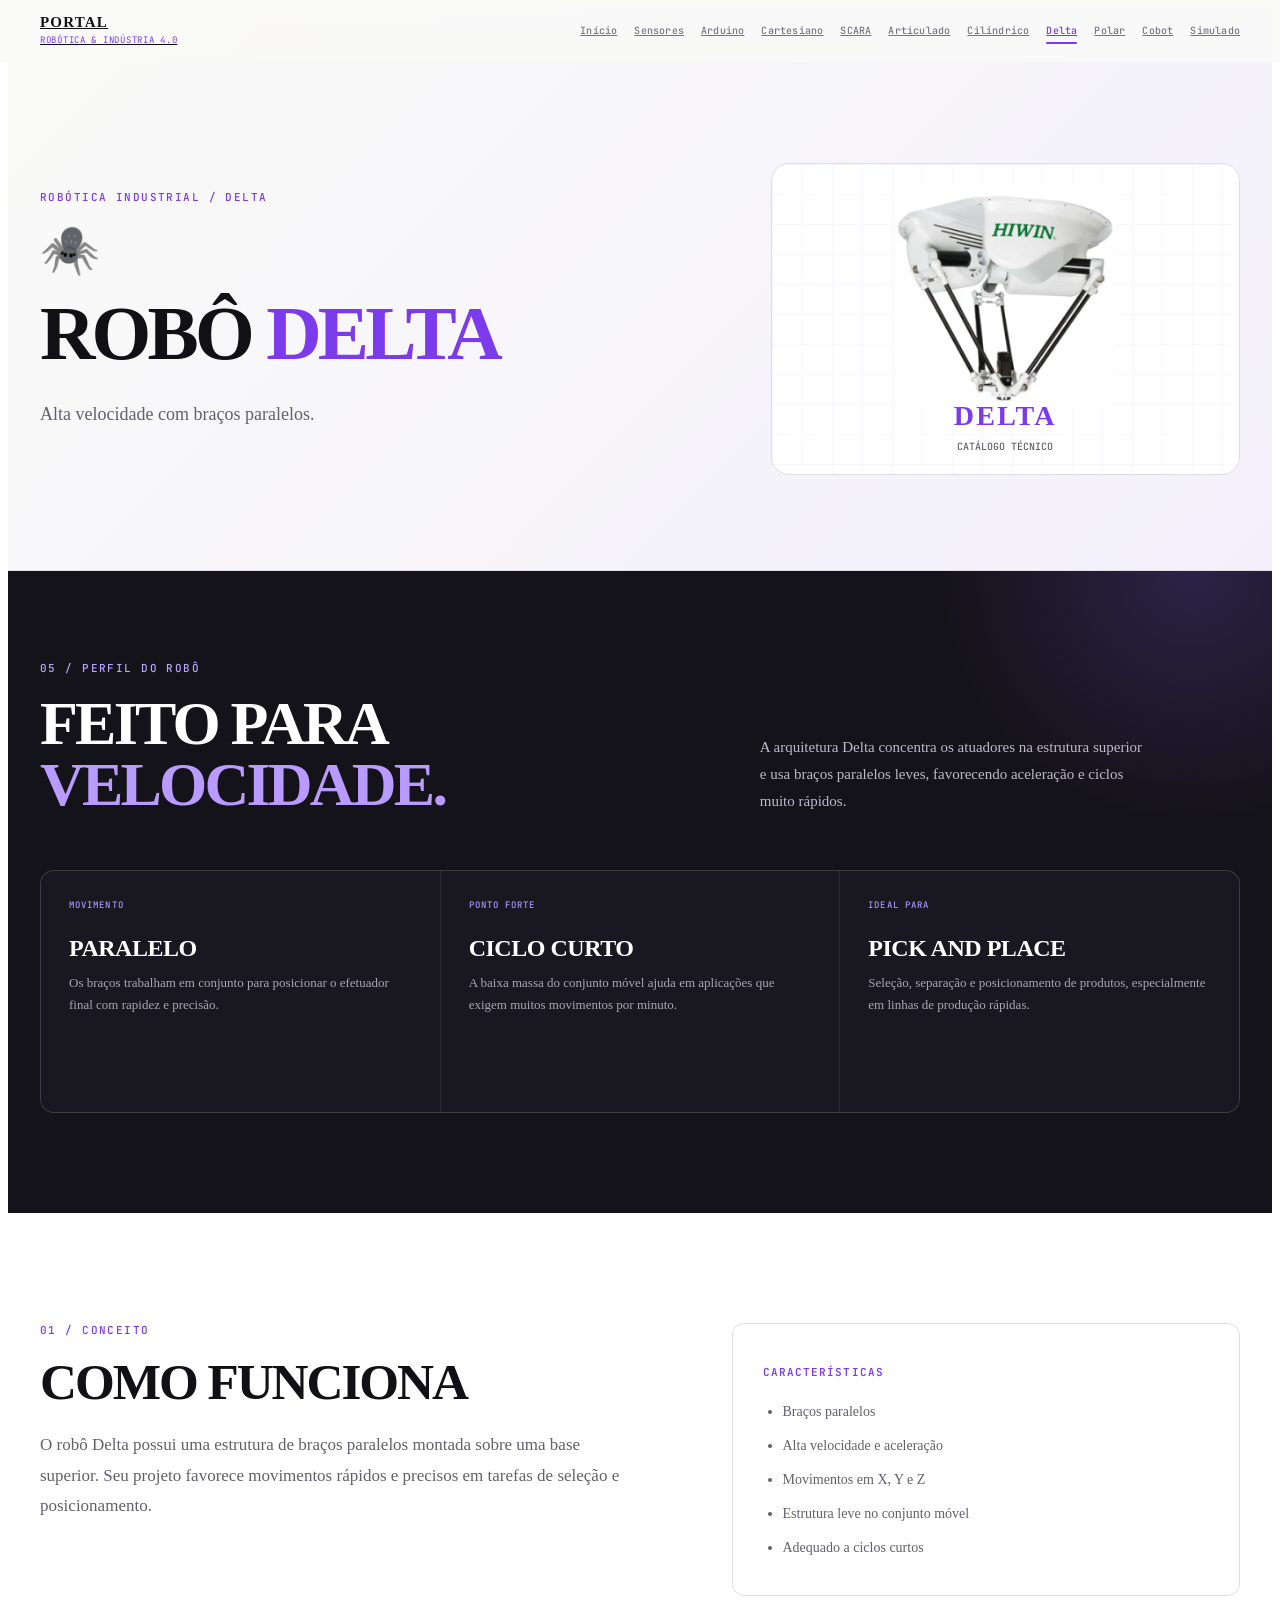
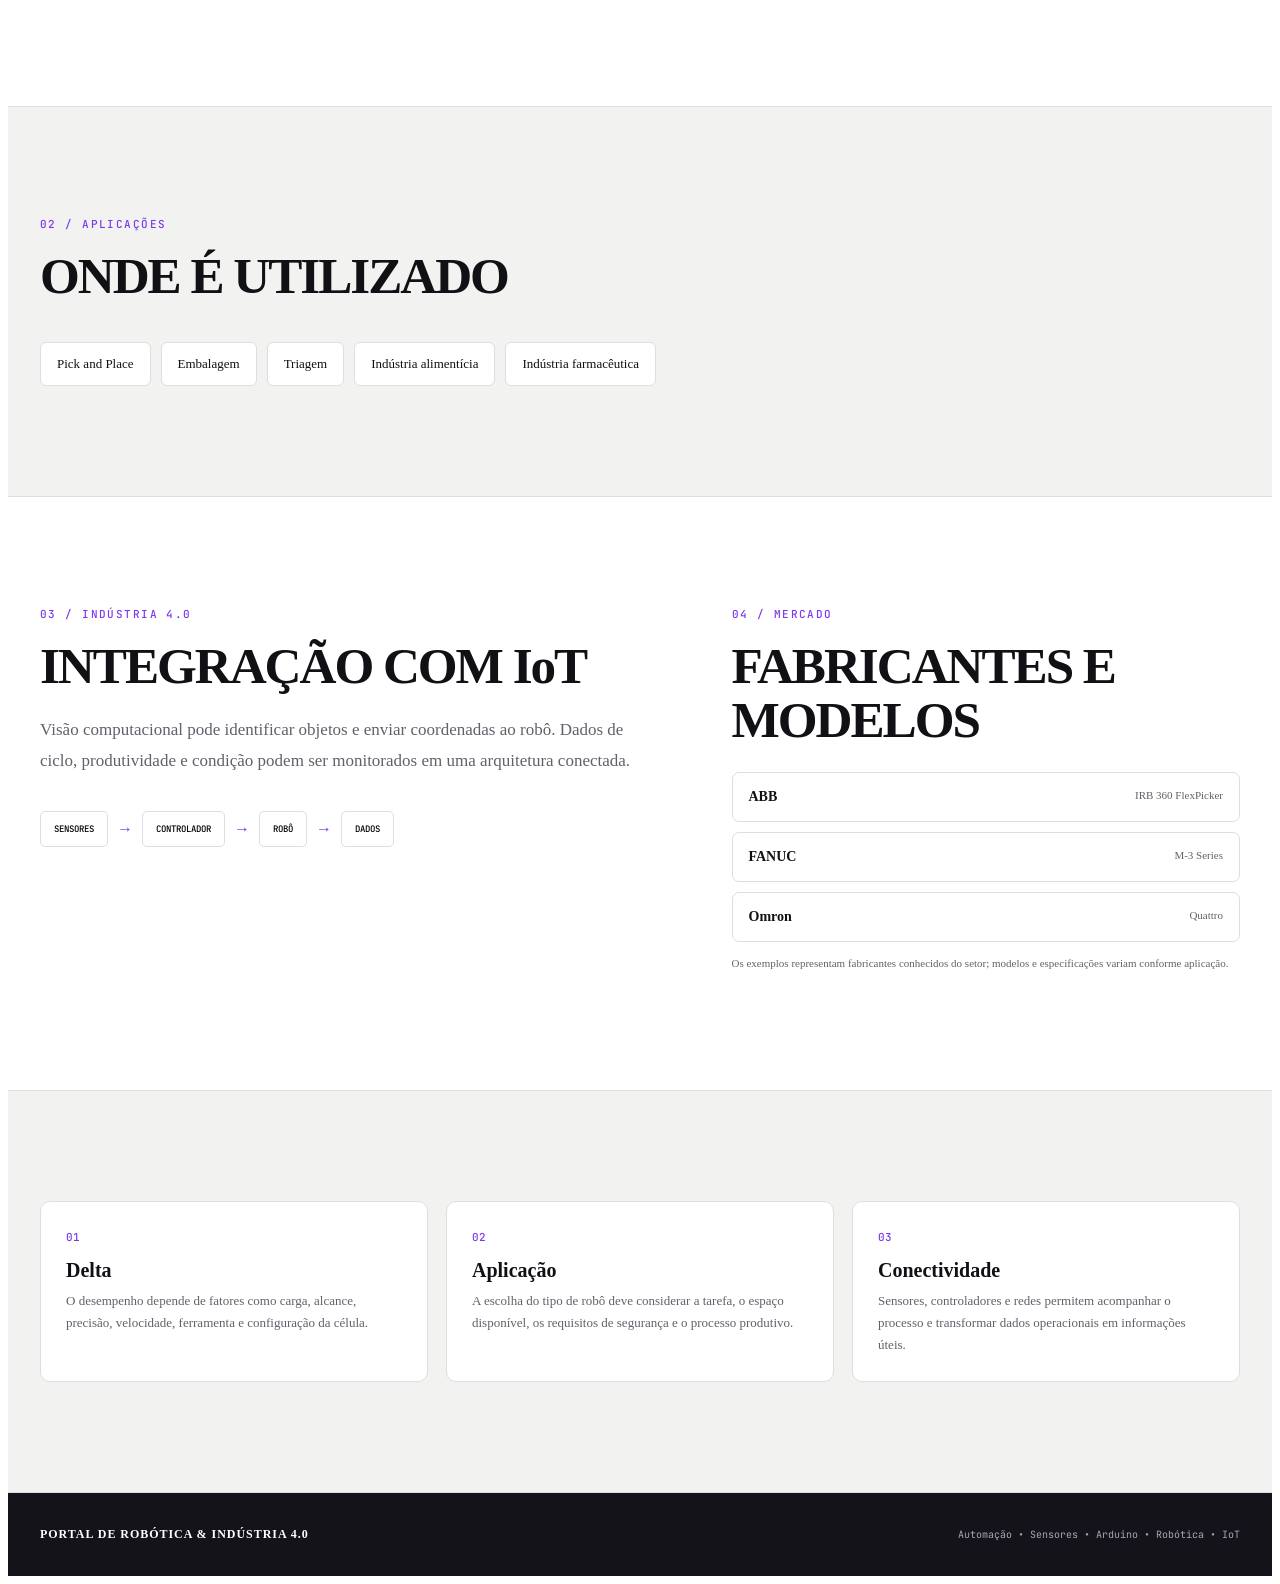
<file: delta.html>
<!DOCTYPE html><html lang="pt-BR"><head><meta charset="UTF-8"><meta name="viewport" content="width=device-width, initial-scale=1.0"><title>Delta | Portal de Robótica &amp; Indústria 4.0</title><meta name="description" content="Catálogo educativo sobre robôs Delta: funcionamento, características, aplicações, IoT e fabricantes."><link rel="preconnect" href="https://fonts.googleapis.com"><link rel="preconnect" href="https://fonts.gstatic.com" crossorigin><link href="https://fonts.googleapis.com/css2?family=Inter:wght@300;400;500;600;700;800&family=JetBrains+Mono:wght@400;500&display=swap" rel="stylesheet"><link rel="stylesheet" href="css/portal.css"> <link rel="icon" type="image/png" href="favicon.png">
<script src="js/portal.js" defer></script></head><body data-active="delta"><header class="portal-nav" id="portalNav"><div class="portal-nav__wrap">
<a class="portal-brand" href="index.html"><strong>PORTAL</strong><span>ROBÓTICA &amp; INDÚSTRIA 4.0</span></a>
<button class="portal-burger" id="portalBurger" aria-label="Abrir menu" aria-expanded="false"><span></span><span></span><span></span></button>
<nav class="portal-menu" id="portalMenu">
<a href="index.html">Início</a><a href="sensores.html">Sensores</a><a href="arduino.html">Arduino</a><a href="cartesiano.html">Cartesiano</a><a href="scara.html">SCARA</a><a href="articulado.html">Articulado</a><a href="cilindrico.html">Cilíndrico</a><a href="delta.html">Delta</a><a href="polar.html">Polar</a><a href="colaborativo.html">Cobot</a><a href="simulado.html">Simulado</a>
</nav></div></header><main><section class="robot-hero"><div class="portal-wrap robot-hero__grid"><div class="reveal"><p class="eyebrow">ROBÓTICA INDUSTRIAL / DELTA</p><div class="robot-icon">🕷️</div><h1>ROBÔ <span>DELTA</span></h1><p class="lead">Alta velocidade com braços paralelos.</p></div><div class="robot-visual reveal"><div class="robot-visual__grid"></div><img class="robot-visual__image" src="images/robo-delta.png" alt="Robô industrial Delta"><strong>DELTA</strong><small>CATÁLOGO TÉCNICO</small></div></div></section>
<section class="robot-profile"><div class="portal-wrap"><div class="robot-profile__heading"><div><p class="eyebrow">05 / PERFIL DO ROBÔ</p><h2>FEITO PARA <span>VELOCIDADE.</span></h2></div><p>A arquitetura Delta concentra os atuadores na estrutura superior e usa braços paralelos leves, favorecendo aceleração e ciclos muito rápidos.</p></div><div class="robot-profile__grid"><article><span class="robot-profile__kicker">MOVIMENTO</span><strong>PARALELO</strong><p>Os braços trabalham em conjunto para posicionar o efetuador final com rapidez e precisão.</p></article><article><span class="robot-profile__kicker">PONTO FORTE</span><strong>CICLO CURTO</strong><p>A baixa massa do conjunto móvel ajuda em aplicações que exigem muitos movimentos por minuto.</p></article><article><span class="robot-profile__kicker">IDEAL PARA</span><strong>PICK AND PLACE</strong><p>Seleção, separação e posicionamento de produtos, especialmente em linhas de produção rápidas.</p></article></div></div></section>
<section class="portal-section"><div class="portal-wrap two-col"><div><p class="eyebrow">01 / CONCEITO</p><h2>COMO FUNCIONA</h2><p class="section-lead">O robô Delta possui uma estrutura de braços paralelos montada sobre uma base superior. Seu projeto favorece movimentos rápidos e precisos em tarefas de seleção e posicionamento.</p></div><div class="feature-box"><h3>CARACTERÍSTICAS</h3><ul><li>Braços paralelos</li><li>Alta velocidade e aceleração</li><li>Movimentos em X, Y e Z</li><li>Estrutura leve no conjunto móvel</li><li>Adequado a ciclos curtos</li></ul></div></div></section>
<section class="portal-section portal-section--alt"><div class="portal-wrap"><p class="eyebrow">02 / APLICAÇÕES</p><h2>ONDE É UTILIZADO</h2><div class="application-row"><span>Pick and Place</span><span>Embalagem</span><span>Triagem</span><span>Indústria alimentícia</span><span>Indústria farmacêutica</span></div></div></section>
<section class="portal-section"><div class="portal-wrap two-col"><div><p class="eyebrow">03 / INDÚSTRIA 4.0</p><h2>INTEGRAÇÃO COM IoT</h2><p class="section-lead">Visão computacional pode identificar objetos e enviar coordenadas ao robô. Dados de ciclo, produtividade e condição podem ser monitorados em uma arquitetura conectada.</p><div class="iot-flow"><span>SENSORES</span><b>→</b><span>CONTROLADOR</span><b>→</b><span>ROBÔ</span><b>→</b><span>DADOS</span></div></div><div><p class="eyebrow">04 / MERCADO</p><h2>FABRICANTES E MODELOS</h2><div class="maker-list"><div class="maker"><b>ABB</b><span>IRB 360 FlexPicker</span></div><div class="maker"><b>FANUC</b><span>M-3 Series</span></div><div class="maker"><b>Omron</b><span>Quattro</span></div></div><p class="small-note">Os exemplos representam fabricantes conhecidos do setor; modelos e especificações variam conforme aplicação.</p></div></div></section>
<section class="portal-section portal-section--alt"><div class="portal-wrap"><div class="comparison"><div><span class="compare-num">01</span><h3>Delta</h3><p>O desempenho depende de fatores como carga, alcance, precisão, velocidade, ferramenta e configuração da célula.</p></div><div><span class="compare-num">02</span><h3>Aplicação</h3><p>A escolha do tipo de robô deve considerar a tarefa, o espaço disponível, os requisitos de segurança e o processo produtivo.</p></div><div><span class="compare-num">03</span><h3>Conectividade</h3><p>Sensores, controladores e redes permitem acompanhar o processo e transformar dados operacionais em informações úteis.</p></div></div></div></section></main><footer class="portal-footer"><div class="portal-wrap"><strong>PORTAL DE ROBÓTICA &amp; INDÚSTRIA 4.0</strong><span>Automação • Sensores • Arduino • Robótica • IoT</span></div></footer></body></html>
</file>
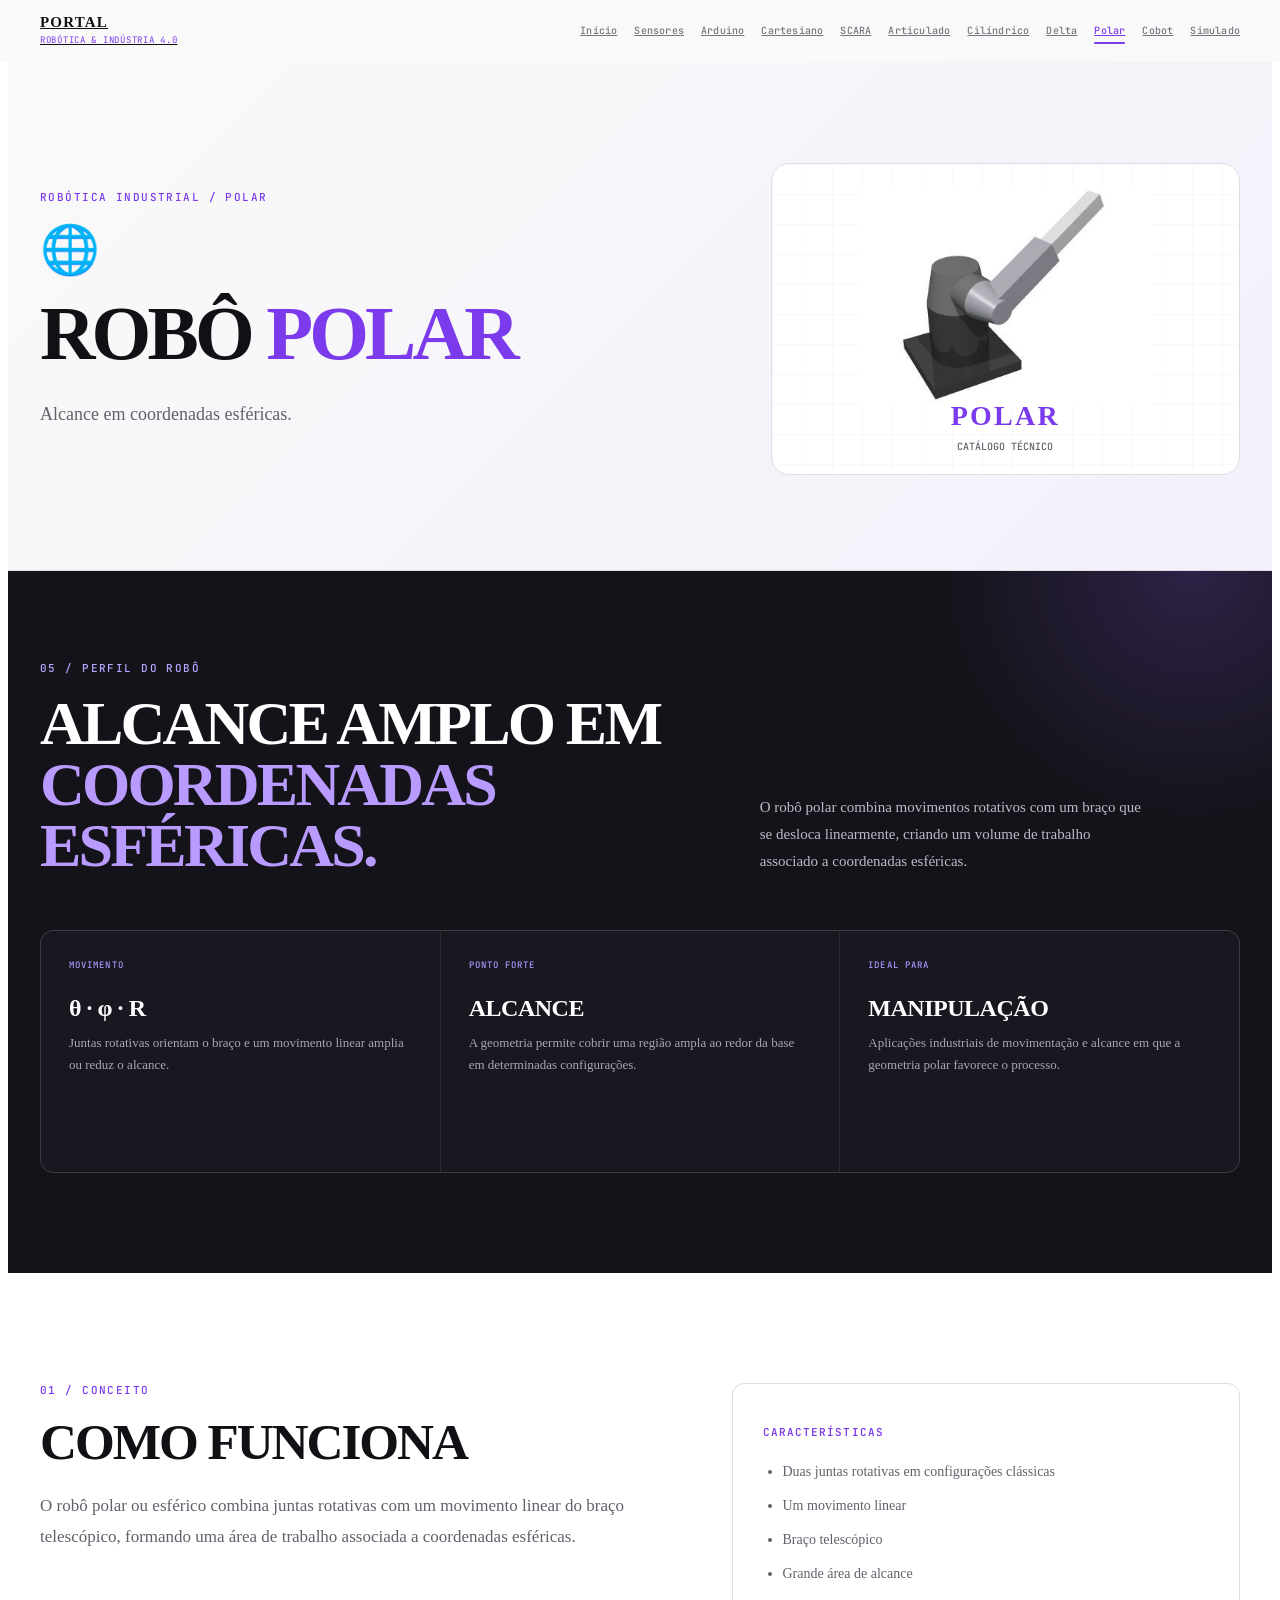
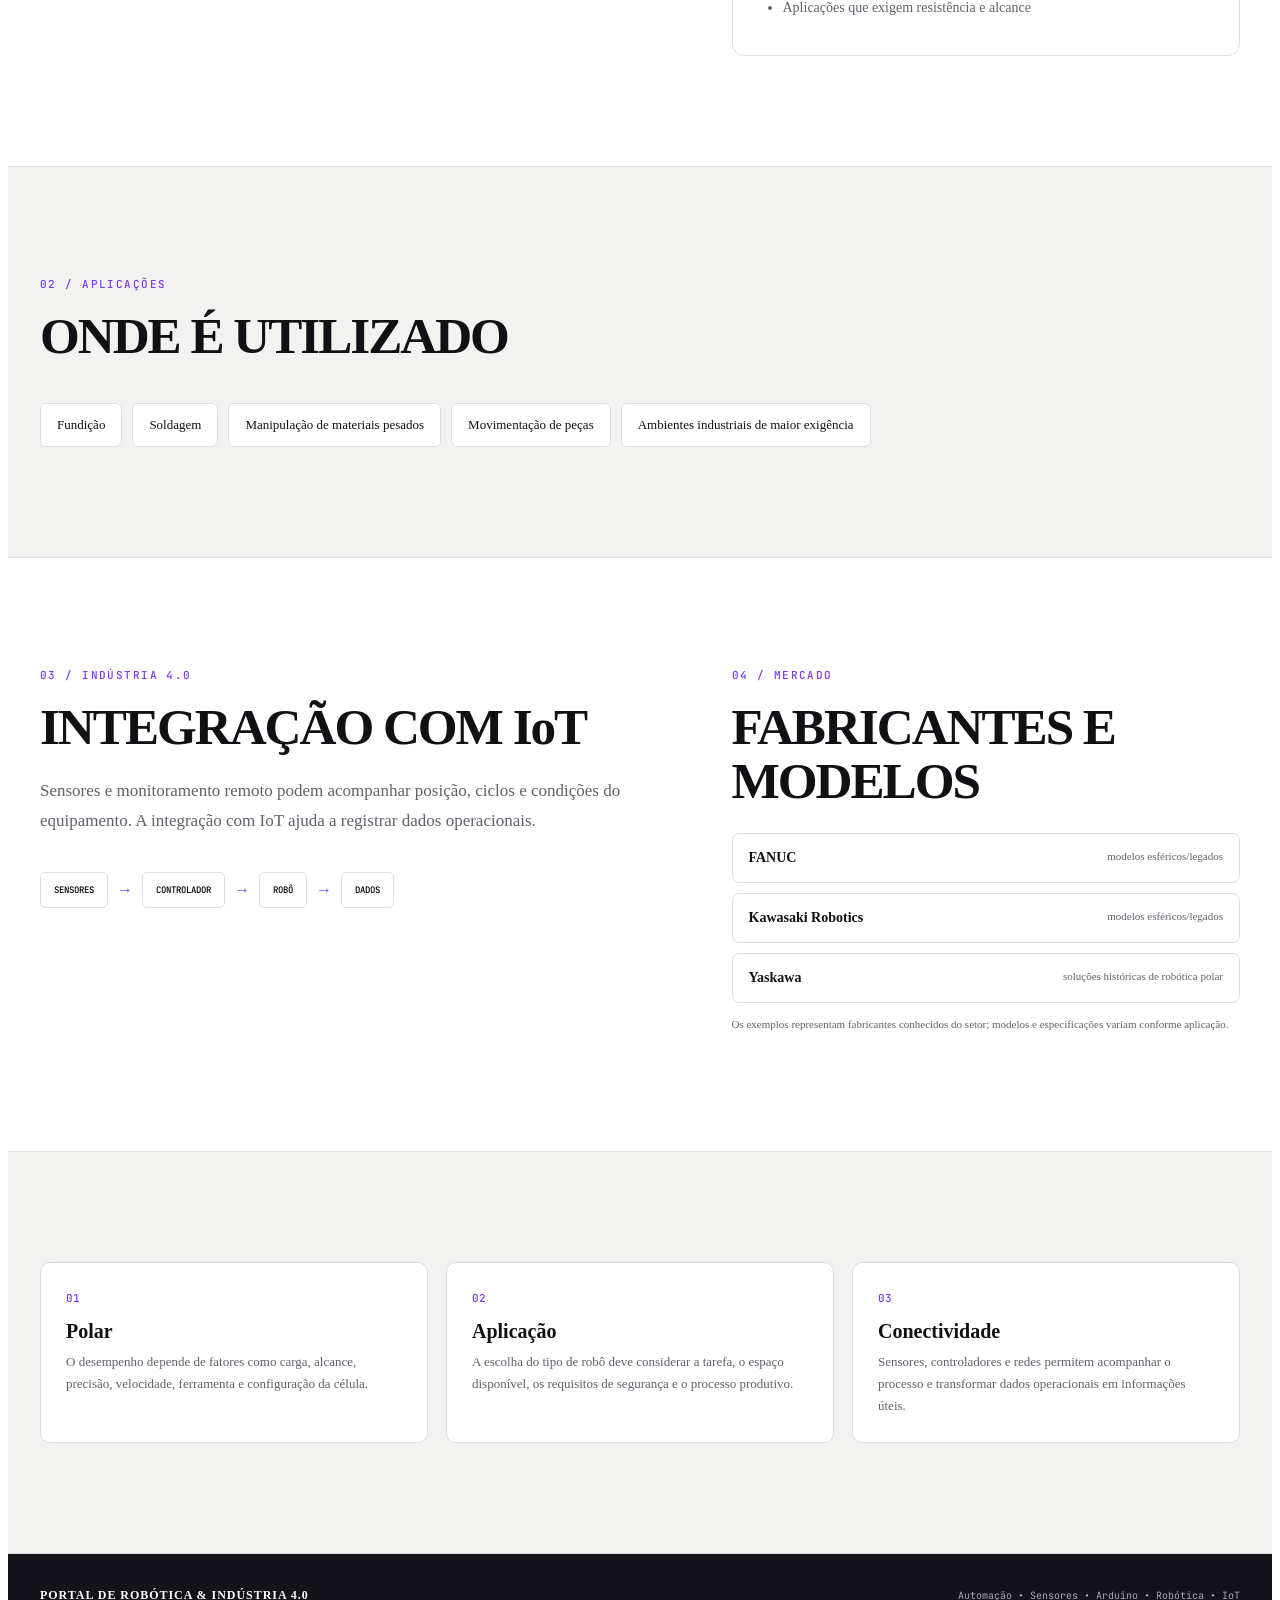
<file: polar.html>
<!DOCTYPE html><html lang="pt-BR"><head><meta charset="UTF-8"><meta name="viewport" content="width=device-width, initial-scale=1.0"><title>Polar | Portal de Robótica &amp; Indústria 4.0</title><meta name="description" content="Catálogo educativo sobre robôs Polar: funcionamento, características, aplicações, IoT e fabricantes."><link rel="preconnect" href="https://fonts.googleapis.com"><link rel="preconnect" href="https://fonts.gstatic.com" crossorigin><link href="https://fonts.googleapis.com/css2?family=Inter:wght@300;400;500;600;700;800&family=JetBrains+Mono:wght@400;500&display=swap" rel="stylesheet"><link rel="stylesheet" href="css/portal.css"> <link rel="icon" type="image/png" href="favicon.png">
<script src="js/portal.js" defer></script></head><body data-active="polar"><header class="portal-nav" id="portalNav"><div class="portal-nav__wrap">
<a class="portal-brand" href="index.html"><strong>PORTAL</strong><span>ROBÓTICA &amp; INDÚSTRIA 4.0</span></a>
<button class="portal-burger" id="portalBurger" aria-label="Abrir menu" aria-expanded="false"><span></span><span></span><span></span></button>
<nav class="portal-menu" id="portalMenu">
<a href="index.html">Início</a><a href="sensores.html">Sensores</a><a href="arduino.html">Arduino</a><a href="cartesiano.html">Cartesiano</a><a href="scara.html">SCARA</a><a href="articulado.html">Articulado</a><a href="cilindrico.html">Cilíndrico</a><a href="delta.html">Delta</a><a href="polar.html">Polar</a><a href="colaborativo.html">Cobot</a><a href="simulado.html">Simulado</a>
</nav></div></header><main><section class="robot-hero"><div class="portal-wrap robot-hero__grid"><div class="reveal"><p class="eyebrow">ROBÓTICA INDUSTRIAL / POLAR</p><div class="robot-icon">🌐</div><h1>ROBÔ <span>POLAR</span></h1><p class="lead">Alcance em coordenadas esféricas.</p></div><div class="robot-visual reveal"><div class="robot-visual__grid"></div><img class="robot-visual__image" src="images/robo-polar.png" alt="Robô industrial Polar"><strong>POLAR</strong><small>CATÁLOGO TÉCNICO</small></div></div></section>
<section class="robot-profile"><div class="portal-wrap"><div class="robot-profile__heading"><div><p class="eyebrow">05 / PERFIL DO ROBÔ</p><h2>ALCANCE AMPLO EM <span>COORDENADAS ESFÉRICAS.</span></h2></div><p>O robô polar combina movimentos rotativos com um braço que se desloca linearmente, criando um volume de trabalho associado a coordenadas esféricas.</p></div><div class="robot-profile__grid"><article><span class="robot-profile__kicker">MOVIMENTO</span><strong>θ · φ · R</strong><p>Juntas rotativas orientam o braço e um movimento linear amplia ou reduz o alcance.</p></article><article><span class="robot-profile__kicker">PONTO FORTE</span><strong>ALCANCE</strong><p>A geometria permite cobrir uma região ampla ao redor da base em determinadas configurações.</p></article><article><span class="robot-profile__kicker">IDEAL PARA</span><strong>MANIPULAÇÃO</strong><p>Aplicações industriais de movimentação e alcance em que a geometria polar favorece o processo.</p></article></div></div></section>
<section class="portal-section"><div class="portal-wrap two-col"><div><p class="eyebrow">01 / CONCEITO</p><h2>COMO FUNCIONA</h2><p class="section-lead">O robô polar ou esférico combina juntas rotativas com um movimento linear do braço telescópico, formando uma área de trabalho associada a coordenadas esféricas.</p></div><div class="feature-box"><h3>CARACTERÍSTICAS</h3><ul><li>Duas juntas rotativas em configurações clássicas</li><li>Um movimento linear</li><li>Braço telescópico</li><li>Grande área de alcance</li><li>Aplicações que exigem resistência e alcance</li></ul></div></div></section>
<section class="portal-section portal-section--alt"><div class="portal-wrap"><p class="eyebrow">02 / APLICAÇÕES</p><h2>ONDE É UTILIZADO</h2><div class="application-row"><span>Fundição</span><span>Soldagem</span><span>Manipulação de materiais pesados</span><span>Movimentação de peças</span><span>Ambientes industriais de maior exigência</span></div></div></section>
<section class="portal-section"><div class="portal-wrap two-col"><div><p class="eyebrow">03 / INDÚSTRIA 4.0</p><h2>INTEGRAÇÃO COM IoT</h2><p class="section-lead">Sensores e monitoramento remoto podem acompanhar posição, ciclos e condições do equipamento. A integração com IoT ajuda a registrar dados operacionais.</p><div class="iot-flow"><span>SENSORES</span><b>→</b><span>CONTROLADOR</span><b>→</b><span>ROBÔ</span><b>→</b><span>DADOS</span></div></div><div><p class="eyebrow">04 / MERCADO</p><h2>FABRICANTES E MODELOS</h2><div class="maker-list"><div class="maker"><b>FANUC</b><span>modelos esféricos/legados</span></div><div class="maker"><b>Kawasaki Robotics</b><span>modelos esféricos/legados</span></div><div class="maker"><b>Yaskawa</b><span>soluções históricas de robótica polar</span></div></div><p class="small-note">Os exemplos representam fabricantes conhecidos do setor; modelos e especificações variam conforme aplicação.</p></div></div></section>
<section class="portal-section portal-section--alt"><div class="portal-wrap"><div class="comparison"><div><span class="compare-num">01</span><h3>Polar</h3><p>O desempenho depende de fatores como carga, alcance, precisão, velocidade, ferramenta e configuração da célula.</p></div><div><span class="compare-num">02</span><h3>Aplicação</h3><p>A escolha do tipo de robô deve considerar a tarefa, o espaço disponível, os requisitos de segurança e o processo produtivo.</p></div><div><span class="compare-num">03</span><h3>Conectividade</h3><p>Sensores, controladores e redes permitem acompanhar o processo e transformar dados operacionais em informações úteis.</p></div></div></div></section></main><footer class="portal-footer"><div class="portal-wrap"><strong>PORTAL DE ROBÓTICA &amp; INDÚSTRIA 4.0</strong><span>Automação • Sensores • Arduino • Robótica • IoT</span></div></footer></body></html>
</file>
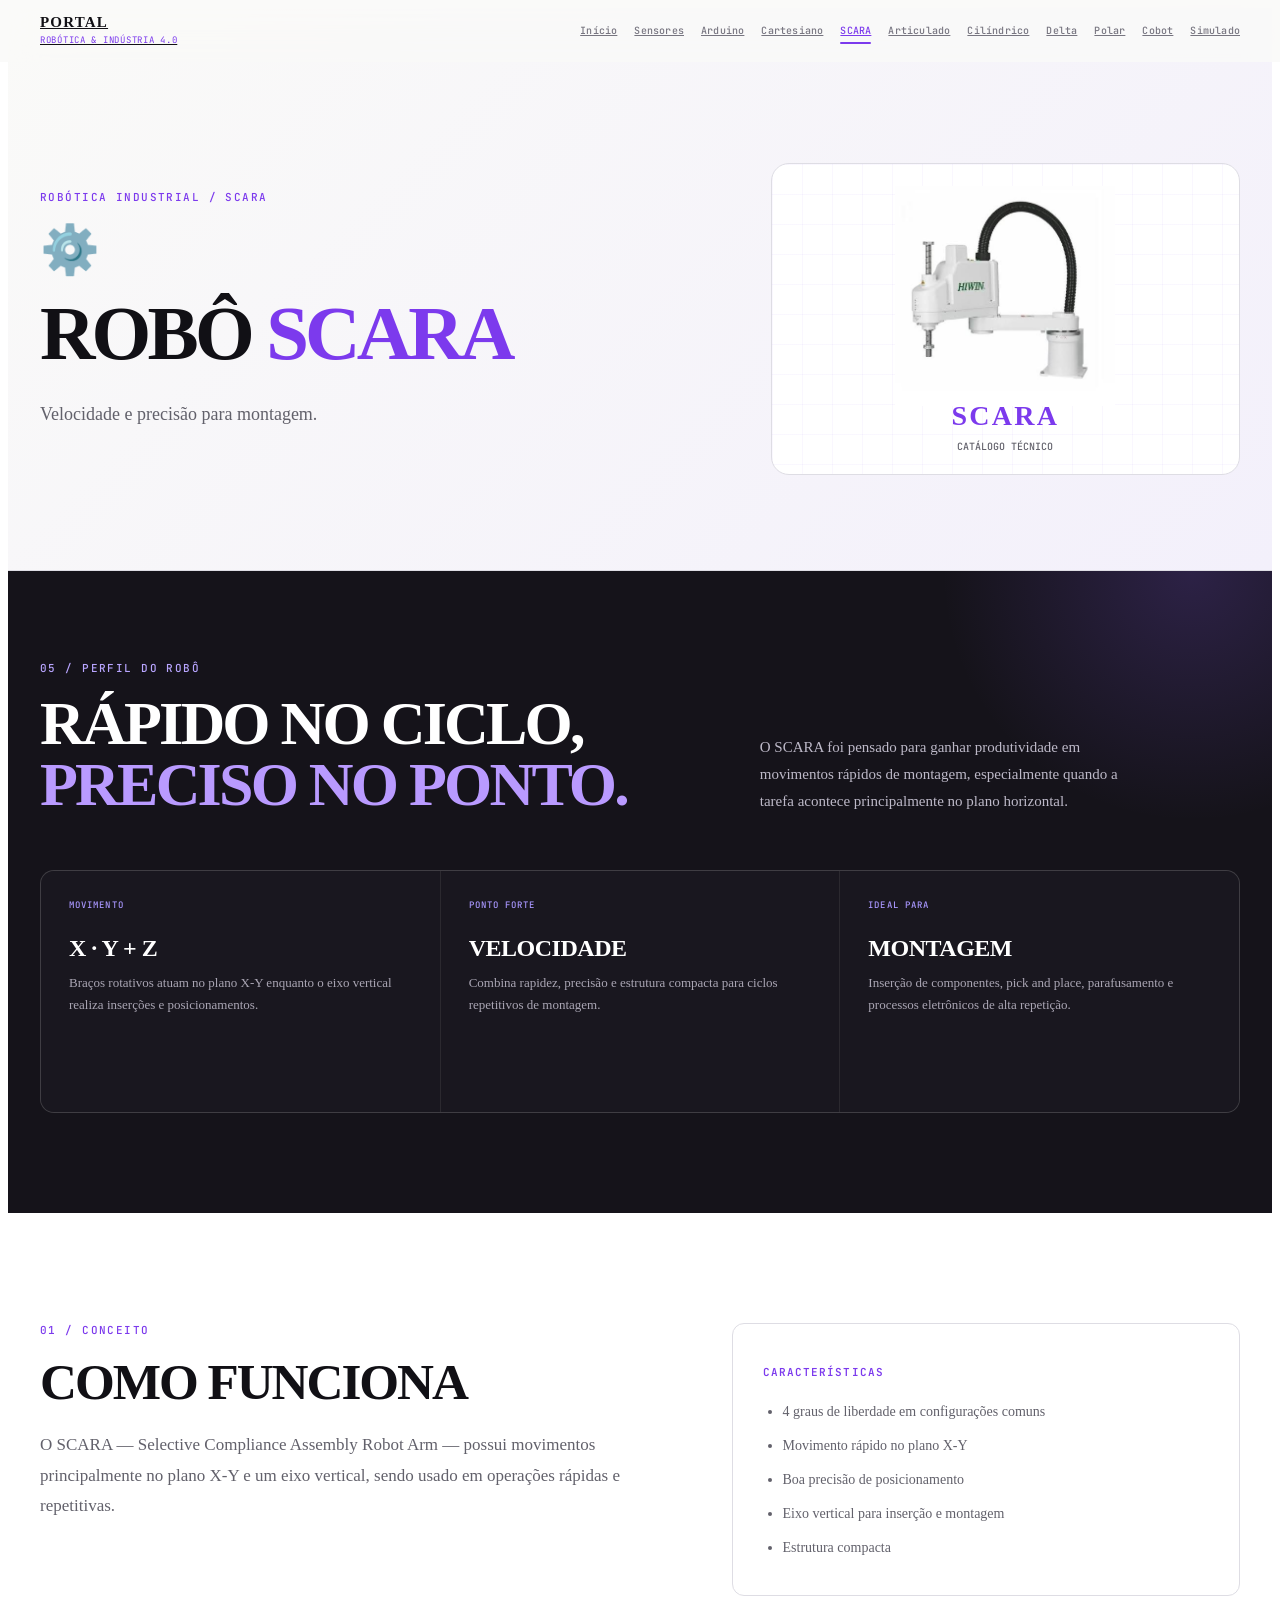
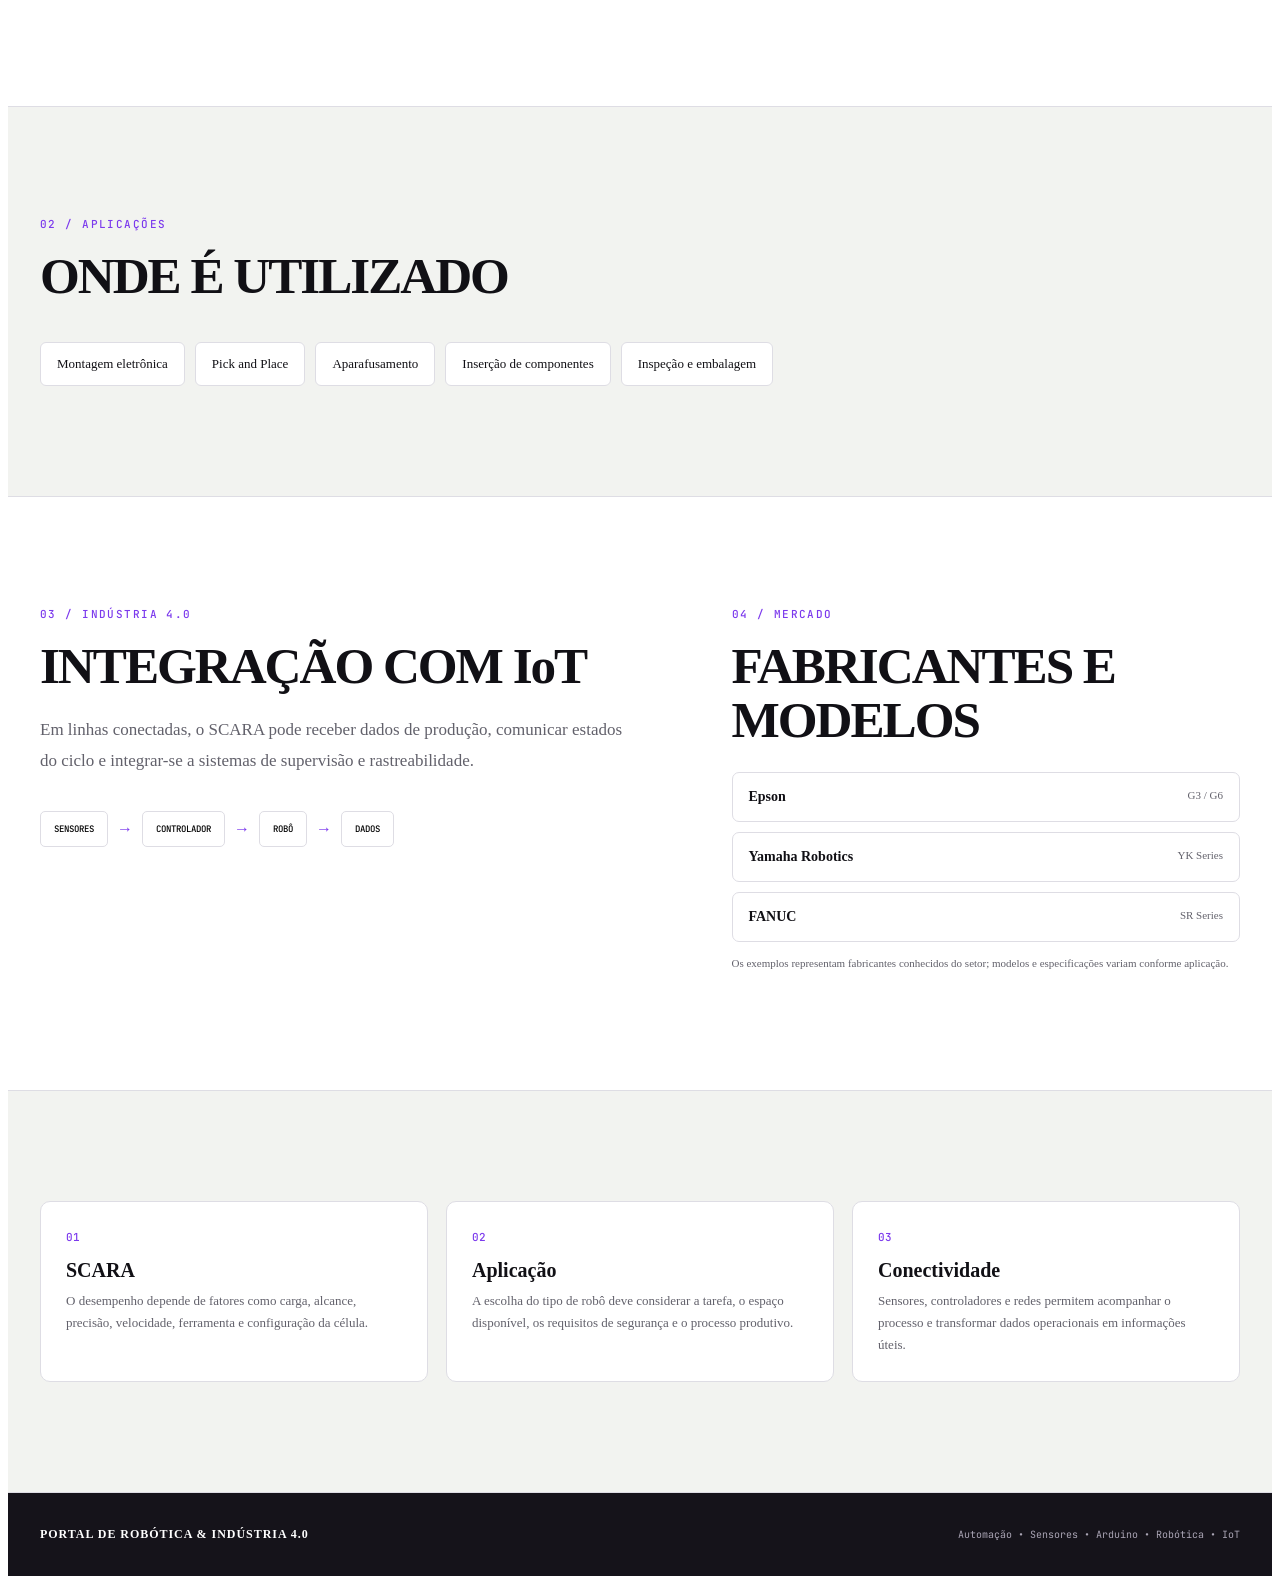
<file: scara.html>
<!DOCTYPE html><html lang="pt-BR"><head><meta charset="UTF-8"><meta name="viewport" content="width=device-width, initial-scale=1.0"><title>SCARA | Portal de Robótica &amp; Indústria 4.0</title><meta name="description" content="Catálogo educativo sobre robôs SCARA: funcionamento, características, aplicações, IoT e fabricantes."><link rel="preconnect" href="https://fonts.googleapis.com"><link rel="preconnect" href="https://fonts.gstatic.com" crossorigin><link href="https://fonts.googleapis.com/css2?family=Inter:wght@300;400;500;600;700;800&family=JetBrains+Mono:wght@400;500&display=swap" rel="stylesheet"><link rel="stylesheet" href="css/portal.css"> <link rel="icon" type="image/png" href="favicon.png">
<script src="js/portal.js" defer></script></head><body data-active="scara"><header class="portal-nav" id="portalNav"><div class="portal-nav__wrap">
<a class="portal-brand" href="index.html"><strong>PORTAL</strong><span>ROBÓTICA &amp; INDÚSTRIA 4.0</span></a>
<button class="portal-burger" id="portalBurger" aria-label="Abrir menu" aria-expanded="false"><span></span><span></span><span></span></button>
<nav class="portal-menu" id="portalMenu">
<a href="index.html">Início</a><a href="sensores.html">Sensores</a><a href="arduino.html">Arduino</a><a href="cartesiano.html">Cartesiano</a><a href="scara.html">SCARA</a><a href="articulado.html">Articulado</a><a href="cilindrico.html">Cilíndrico</a><a href="delta.html">Delta</a><a href="polar.html">Polar</a><a href="colaborativo.html">Cobot</a><a href="simulado.html">Simulado</a>
</nav></div></header><main><section class="robot-hero"><div class="portal-wrap robot-hero__grid"><div class="reveal"><p class="eyebrow">ROBÓTICA INDUSTRIAL / SCARA</p><div class="robot-icon">⚙️</div><h1>ROBÔ <span>SCARA</span></h1><p class="lead">Velocidade e precisão para montagem.</p></div><div class="robot-visual reveal"><div class="robot-visual__grid"></div><img class="robot-visual__image" src="images/robo-scara.png" alt="Robô industrial SCARA"><strong>SCARA</strong><small>CATÁLOGO TÉCNICO</small></div></div></section>
<section class="robot-profile"><div class="portal-wrap"><div class="robot-profile__heading"><div><p class="eyebrow">05 / PERFIL DO ROBÔ</p><h2>RÁPIDO NO CICLO, <span>PRECISO NO PONTO.</span></h2></div><p>O SCARA foi pensado para ganhar produtividade em movimentos rápidos de montagem, especialmente quando a tarefa acontece principalmente no plano horizontal.</p></div><div class="robot-profile__grid"><article><span class="robot-profile__kicker">MOVIMENTO</span><strong>X · Y + Z</strong><p>Braços rotativos atuam no plano X-Y enquanto o eixo vertical realiza inserções e posicionamentos.</p></article><article><span class="robot-profile__kicker">PONTO FORTE</span><strong>VELOCIDADE</strong><p>Combina rapidez, precisão e estrutura compacta para ciclos repetitivos de montagem.</p></article><article><span class="robot-profile__kicker">IDEAL PARA</span><strong>MONTAGEM</strong><p>Inserção de componentes, pick and place, parafusamento e processos eletrônicos de alta repetição.</p></article></div></div></section>
<section class="portal-section"><div class="portal-wrap two-col"><div><p class="eyebrow">01 / CONCEITO</p><h2>COMO FUNCIONA</h2><p class="section-lead">O SCARA — Selective Compliance Assembly Robot Arm — possui movimentos principalmente no plano X-Y e um eixo vertical, sendo usado em operações rápidas e repetitivas.</p></div><div class="feature-box"><h3>CARACTERÍSTICAS</h3><ul><li>4 graus de liberdade em configurações comuns</li><li>Movimento rápido no plano X-Y</li><li>Boa precisão de posicionamento</li><li>Eixo vertical para inserção e montagem</li><li>Estrutura compacta</li></ul></div></div></section>
<section class="portal-section portal-section--alt"><div class="portal-wrap"><p class="eyebrow">02 / APLICAÇÕES</p><h2>ONDE É UTILIZADO</h2><div class="application-row"><span>Montagem eletrônica</span><span>Pick and Place</span><span>Aparafusamento</span><span>Inserção de componentes</span><span>Inspeção e embalagem</span></div></div></section>
<section class="portal-section"><div class="portal-wrap two-col"><div><p class="eyebrow">03 / INDÚSTRIA 4.0</p><h2>INTEGRAÇÃO COM IoT</h2><p class="section-lead">Em linhas conectadas, o SCARA pode receber dados de produção, comunicar estados do ciclo e integrar-se a sistemas de supervisão e rastreabilidade.</p><div class="iot-flow"><span>SENSORES</span><b>→</b><span>CONTROLADOR</span><b>→</b><span>ROBÔ</span><b>→</b><span>DADOS</span></div></div><div><p class="eyebrow">04 / MERCADO</p><h2>FABRICANTES E MODELOS</h2><div class="maker-list"><div class="maker"><b>Epson</b><span>G3 / G6</span></div><div class="maker"><b>Yamaha Robotics</b><span>YK Series</span></div><div class="maker"><b>FANUC</b><span>SR Series</span></div></div><p class="small-note">Os exemplos representam fabricantes conhecidos do setor; modelos e especificações variam conforme aplicação.</p></div></div></section>
<section class="portal-section portal-section--alt"><div class="portal-wrap"><div class="comparison"><div><span class="compare-num">01</span><h3>SCARA</h3><p>O desempenho depende de fatores como carga, alcance, precisão, velocidade, ferramenta e configuração da célula.</p></div><div><span class="compare-num">02</span><h3>Aplicação</h3><p>A escolha do tipo de robô deve considerar a tarefa, o espaço disponível, os requisitos de segurança e o processo produtivo.</p></div><div><span class="compare-num">03</span><h3>Conectividade</h3><p>Sensores, controladores e redes permitem acompanhar o processo e transformar dados operacionais em informações úteis.</p></div></div></div></section></main><footer class="portal-footer"><div class="portal-wrap"><strong>PORTAL DE ROBÓTICA &amp; INDÚSTRIA 4.0</strong><span>Automação • Sensores • Arduino • Robótica • IoT</span></div></footer></body></html>
</file>
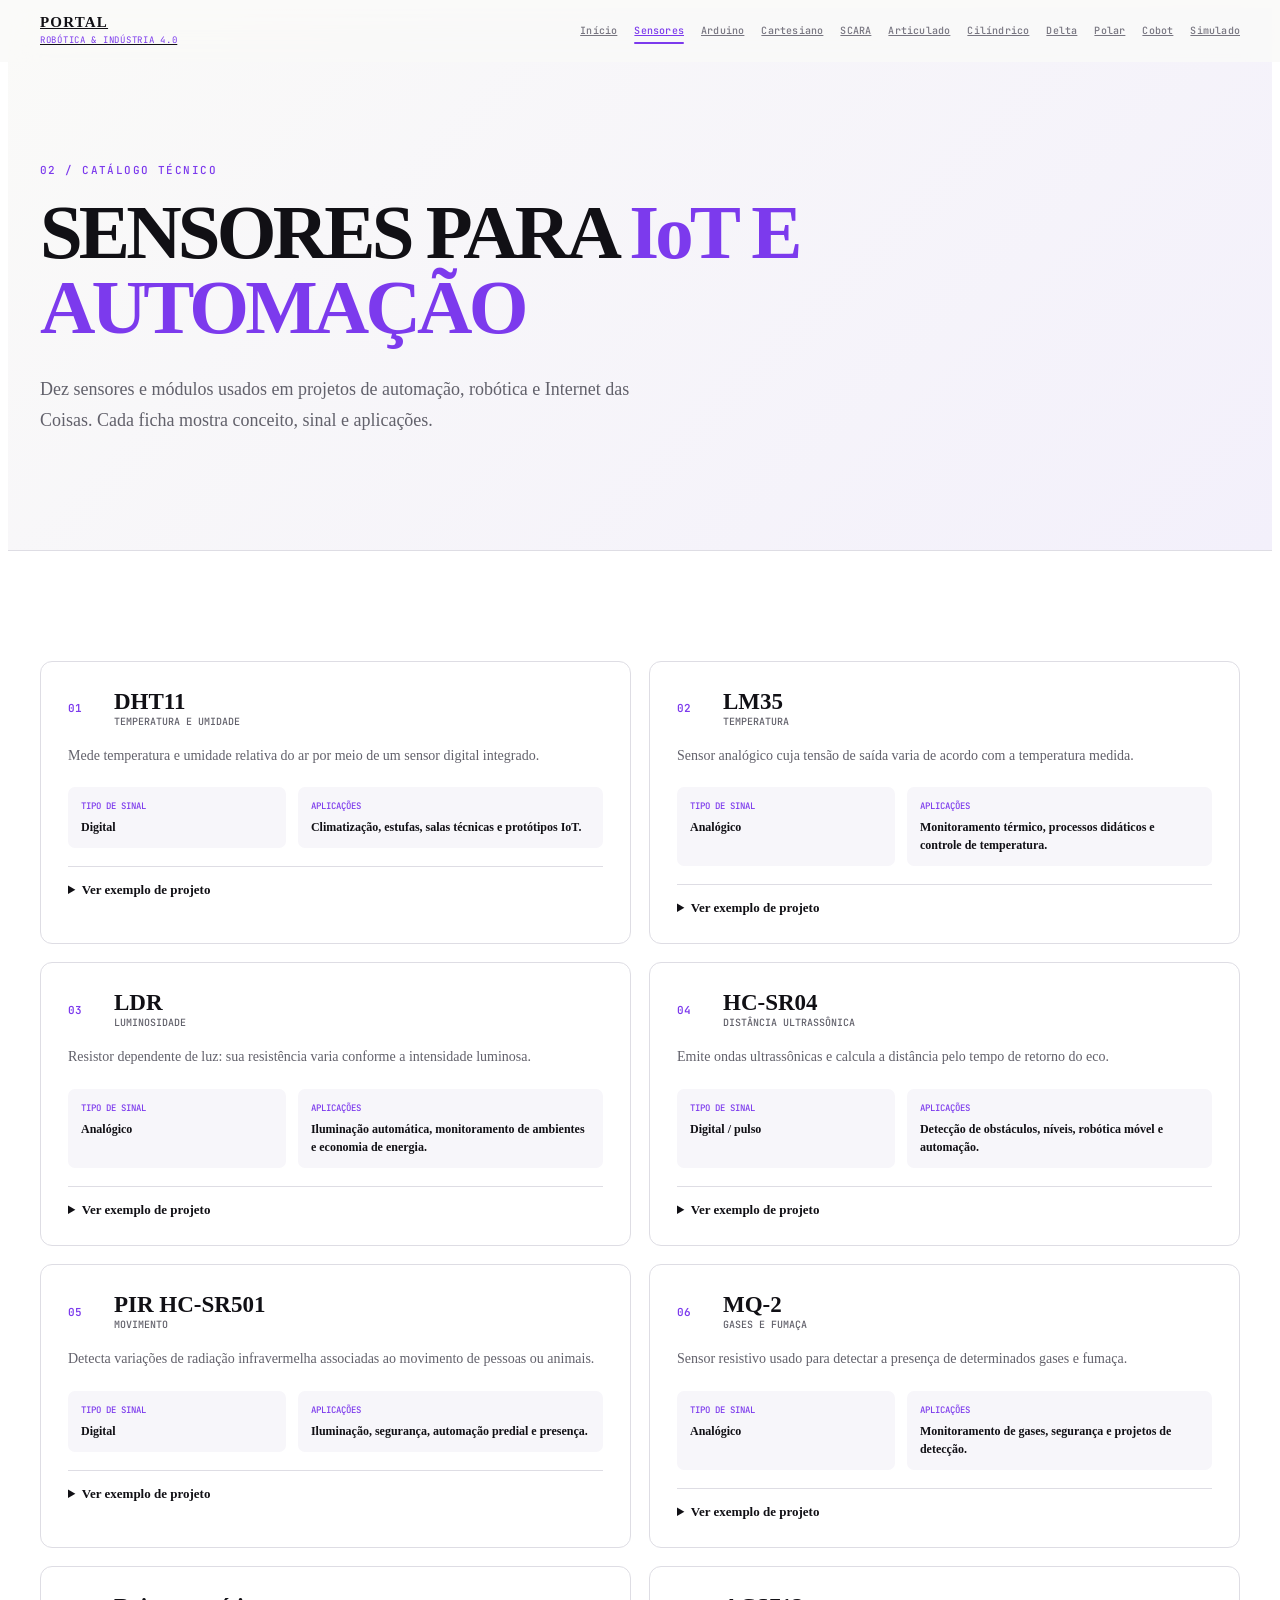
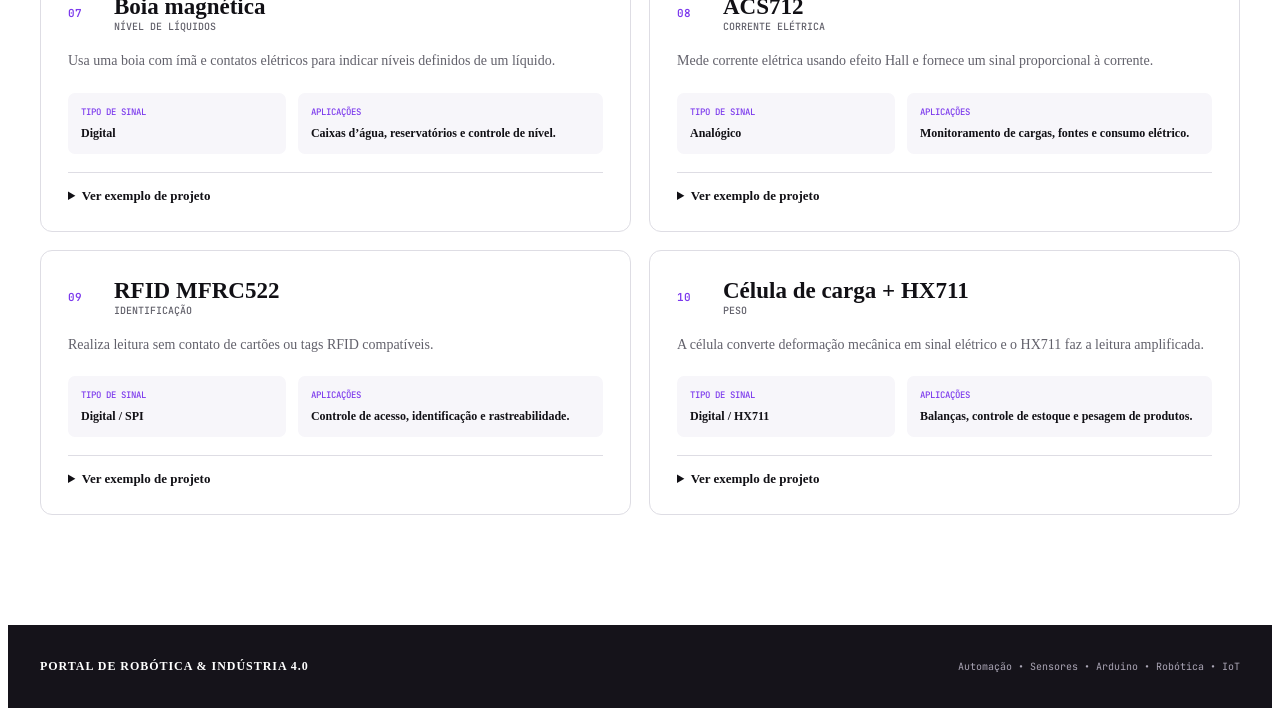
<file: sensores.html>
<!DOCTYPE html><html lang="pt-BR"><head><meta charset="UTF-8"><meta name="viewport" content="width=device-width, initial-scale=1.0"><title>Sensores | Portal de Robótica &amp; Indústria 4.0</title><meta name="description" content="Catálogo de 10 sensores para IoT e automação."><link rel="preconnect" href="https://fonts.googleapis.com"><link rel="preconnect" href="https://fonts.gstatic.com" crossorigin><link href="https://fonts.googleapis.com/css2?family=Inter:wght@300;400;500;600;700;800&family=JetBrains+Mono:wght@400;500&display=swap" rel="stylesheet"><link rel="stylesheet" href="css/portal.css"> <link rel="icon" type="image/png" href="favicon.png">
<script src="js/portal.js" defer></script></head><body data-active="sensores"><header class="portal-nav" id="portalNav"><div class="portal-nav__wrap">
<a class="portal-brand" href="index.html"><strong>PORTAL</strong><span>ROBÓTICA &amp; INDÚSTRIA 4.0</span></a>
<button class="portal-burger" id="portalBurger" aria-label="Abrir menu" aria-expanded="false"><span></span><span></span><span></span></button>
<nav class="portal-menu" id="portalMenu">
<a href="index.html">Início</a><a href="sensores.html">Sensores</a><a href="arduino.html">Arduino</a><a href="cartesiano.html">Cartesiano</a><a href="scara.html">SCARA</a><a href="articulado.html">Articulado</a><a href="cilindrico.html">Cilíndrico</a><a href="delta.html">Delta</a><a href="polar.html">Polar</a><a href="colaborativo.html">Cobot</a><a href="simulado.html">Simulado</a>
</nav></div></header><main><section class="page-hero"><div class="portal-wrap"><p class="eyebrow">02 / CATÁLOGO TÉCNICO</p><h1>SENSORES PARA <span>IoT E AUTOMAÇÃO</span></h1><p class="lead">Dez sensores e módulos usados em projetos de automação, robótica e Internet das Coisas. Cada ficha mostra conceito, sinal e aplicações.</p></div></section><section class="portal-section"><div class="portal-wrap"><div class="sensor-grid"><article class="sensor-card reveal"><div class="sensor-top"><span>01</span><strong>DHT11</strong><em>Temperatura e umidade</em></div><p>Mede temperatura e umidade relativa do ar por meio de um sensor digital integrado.</p><div class="sensor-meta"><div><small>TIPO DE SINAL</small><b>Digital</b></div><div><small>APLICAÇÕES</small><b>Climatização, estufas, salas técnicas e protótipos IoT.</b></div></div><details><summary>Ver exemplo de projeto</summary><p><b>Estação de monitoramento ambiental</b></p><p><b>Objetivo:</b> acompanhar a temperatura e a umidade de uma sala técnica e enviar os dados para o sistema.</p><p><b>Funcionamento:</b> o DHT11 faz a leitura do ambiente, o Arduino recebe os valores e pode exibi-los em um painel ou enviá-los pela rede.</p><p><b>Aplicação:</b> salas de servidores, estufas e ambientes IoT.</p></details></article><article class="sensor-card reveal"><div class="sensor-top"><span>02</span><strong>LM35</strong><em>Temperatura</em></div><p>Sensor analógico cuja tensão de saída varia de acordo com a temperatura medida.</p><div class="sensor-meta"><div><small>TIPO DE SINAL</small><b>Analógico</b></div><div><small>APLICAÇÕES</small><b>Monitoramento térmico, processos didáticos e controle de temperatura.</b></div></div><details><summary>Ver exemplo de projeto</summary><p><b>Controle automático de temperatura</b></p><p><b>Objetivo:</b> controlar um ventilador de acordo com a temperatura de um equipamento.</p><p><b>Funcionamento:</b> o LM35 fornece ao Arduino uma tensão proporcional à temperatura. Quando a leitura ultrapassa o limite programado, o controlador aciona o ventilador.</p><p><b>Aplicação:</b> painéis elétricos, máquinas e sistemas de climatização.</p></details></article><article class="sensor-card reveal"><div class="sensor-top"><span>03</span><strong>LDR</strong><em>Luminosidade</em></div><p>Resistor dependente de luz: sua resistência varia conforme a intensidade luminosa.</p><div class="sensor-meta"><div><small>TIPO DE SINAL</small><b>Analógico</b></div><div><small>APLICAÇÕES</small><b>Iluminação automática, monitoramento de ambientes e economia de energia.</b></div></div><details><summary>Ver exemplo de projeto</summary><p><b>Iluminação automática</b></p><p><b>Objetivo:</b> acender uma lâmpada somente quando a luminosidade do ambiente estiver baixa.</p><p><b>Funcionamento:</b> o LDR altera sua resistência conforme recebe luz. O Arduino interpreta essa variação e aciona um relé ou LED quando o nível fica abaixo do valor definido.</p><p><b>Aplicação:</b> iluminação industrial, corredores e sistemas de economia de energia.</p></details></article><article class="sensor-card reveal"><div class="sensor-top"><span>04</span><strong>HC-SR04</strong><em>Distância ultrassônica</em></div><p>Emite ondas ultrassônicas e calcula a distância pelo tempo de retorno do eco.</p><div class="sensor-meta"><div><small>TIPO DE SINAL</small><b>Digital / pulso</b></div><div><small>APLICAÇÕES</small><b>Detecção de obstáculos, níveis, robótica móvel e automação.</b></div></div><details><summary>Ver exemplo de projeto</summary><p><b>Detector de distância e obstáculos</b></p><p><b>Objetivo:</b> identificar a aproximação de objetos em uma célula de automação.</p><p><b>Funcionamento:</b> o HC-SR04 emite um pulso ultrassônico e calcula a distância pelo tempo que o eco leva para retornar. O Arduino pode usar essa leitura para parar um motor ou emitir um alerta.</p><p><b>Aplicação:</b> robôs móveis, esteiras e sistemas de segurança.</p></details></article><article class="sensor-card reveal"><div class="sensor-top"><span>05</span><strong>PIR HC-SR501</strong><em>Movimento</em></div><p>Detecta variações de radiação infravermelha associadas ao movimento de pessoas ou animais.</p><div class="sensor-meta"><div><small>TIPO DE SINAL</small><b>Digital</b></div><div><small>APLICAÇÕES</small><b>Iluminação, segurança, automação predial e presença.</b></div></div><details><summary>Ver exemplo de projeto</summary><p><b>Iluminação por presença</b></p><p><b>Objetivo:</b> detectar a entrada de uma pessoa e acionar automaticamente uma iluminação.</p><p><b>Funcionamento:</b> o PIR identifica a variação de radiação infravermelha causada pelo movimento e envia um sinal digital ao Arduino, que controla a lâmpada.</p><p><b>Aplicação:</b> segurança, iluminação predial e automação de ambientes.</p></details></article><article class="sensor-card reveal"><div class="sensor-top"><span>06</span><strong>MQ-2</strong><em>Gases e fumaça</em></div><p>Sensor resistivo usado para detectar a presença de determinados gases e fumaça.</p><div class="sensor-meta"><div><small>TIPO DE SINAL</small><b>Analógico</b></div><div><small>APLICAÇÕES</small><b>Monitoramento de gases, segurança e projetos de detecção.</b></div></div><details><summary>Ver exemplo de projeto</summary><p><b>Alerta de fumaça e gases</b></p><p><b>Objetivo:</b> identificar aumento anormal na concentração de gases ou fumaça.</p><p><b>Funcionamento:</b> o MQ-2 altera sua resposta elétrica conforme a presença de determinados gases. O Arduino compara a leitura com um limite e pode acionar buzzer, sinal luminoso ou enviar um alerta.</p><p><b>Aplicação:</b> monitoramento de ambientes, segurança e protótipos de detecção.</p></details></article><article class="sensor-card reveal"><div class="sensor-top"><span>07</span><strong>Boia magnética</strong><em>Nível de líquidos</em></div><p>Usa uma boia com ímã e contatos elétricos para indicar níveis definidos de um líquido.</p><div class="sensor-meta"><div><small>TIPO DE SINAL</small><b>Digital</b></div><div><small>APLICAÇÕES</small><b>Caixas d’água, reservatórios e controle de nível.</b></div></div><details><summary>Ver exemplo de projeto</summary><p><b>Controle de nível de reservatório</b></p><p><b>Objetivo:</b> detectar nível mínimo ou máximo de água em um tanque.</p><p><b>Funcionamento:</b> a boia acompanha o nível do líquido e movimenta um ímã que altera o estado do contato elétrico. O Arduino interpreta esse sinal para indicar o nível ou comandar uma bomba.</p><p><b>Aplicação:</b> caixas d'água, reservatórios e sistemas de abastecimento.</p></details></article><article class="sensor-card reveal"><div class="sensor-top"><span>08</span><strong>ACS712</strong><em>Corrente elétrica</em></div><p>Mede corrente elétrica usando efeito Hall e fornece um sinal proporcional à corrente.</p><div class="sensor-meta"><div><small>TIPO DE SINAL</small><b>Analógico</b></div><div><small>APLICAÇÕES</small><b>Monitoramento de cargas, fontes e consumo elétrico.</b></div></div><details><summary>Ver exemplo de projeto</summary><p><b>Monitoramento de consumo elétrico</b></p><p><b>Objetivo:</b> acompanhar a corrente consumida por um motor ou outra carga.</p><p><b>Funcionamento:</b> o ACS712 utiliza o efeito Hall para medir a corrente e fornece um sinal proporcional ao Arduino. As leituras podem ser registradas para identificar mudanças no funcionamento da carga.</p><p><b>Aplicação:</b> manutenção, monitoramento de máquinas e projetos de eficiência energética.</p></details></article><article class="sensor-card reveal"><div class="sensor-top"><span>09</span><strong>RFID MFRC522</strong><em>Identificação</em></div><p>Realiza leitura sem contato de cartões ou tags RFID compatíveis.</p><div class="sensor-meta"><div><small>TIPO DE SINAL</small><b>Digital / SPI</b></div><div><small>APLICAÇÕES</small><b>Controle de acesso, identificação e rastreabilidade.</b></div></div><details><summary>Ver exemplo de projeto</summary><p><b>Controle de acesso por RFID</b></p><p><b>Objetivo:</b> liberar uma porta ou iniciar uma máquina somente para usuários autorizados.</p><p><b>Funcionamento:</b> o MFRC522 lê a identificação da tag RFID e envia os dados ao Arduino por comunicação SPI. O sistema compara o código lido com uma lista autorizada.</p><p><b>Aplicação:</b> controle de acesso, rastreabilidade e identificação de produtos.</p></details></article><article class="sensor-card reveal"><div class="sensor-top"><span>10</span><strong>Célula de carga + HX711</strong><em>Peso</em></div><p>A célula converte deformação mecânica em sinal elétrico e o HX711 faz a leitura amplificada.</p><div class="sensor-meta"><div><small>TIPO DE SINAL</small><b>Digital / HX711</b></div><div><small>APLICAÇÕES</small><b>Balanças, controle de estoque e pesagem de produtos.</b></div></div><details><summary>Ver exemplo de projeto</summary><p><b>Balança digital para controle de estoque</b></p><p><b>Objetivo:</b> medir automaticamente o peso de produtos e registrar o resultado.</p><p><b>Funcionamento:</b> a célula de carga sofre uma pequena deformação quando recebe o peso. O HX711 amplifica e converte esse sinal para que o Arduino possa calcular e exibir a massa.</p><p><b>Aplicação:</b> balanças, pesagem de produtos e controle de estoque.</p></details></article></div></div></section></main><footer class="portal-footer"><div class="portal-wrap"><strong>PORTAL DE ROBÓTICA &amp; INDÚSTRIA 4.0</strong><span>Automação • Sensores • Arduino • Robótica • IoT</span></div></footer></body></html>
</file>
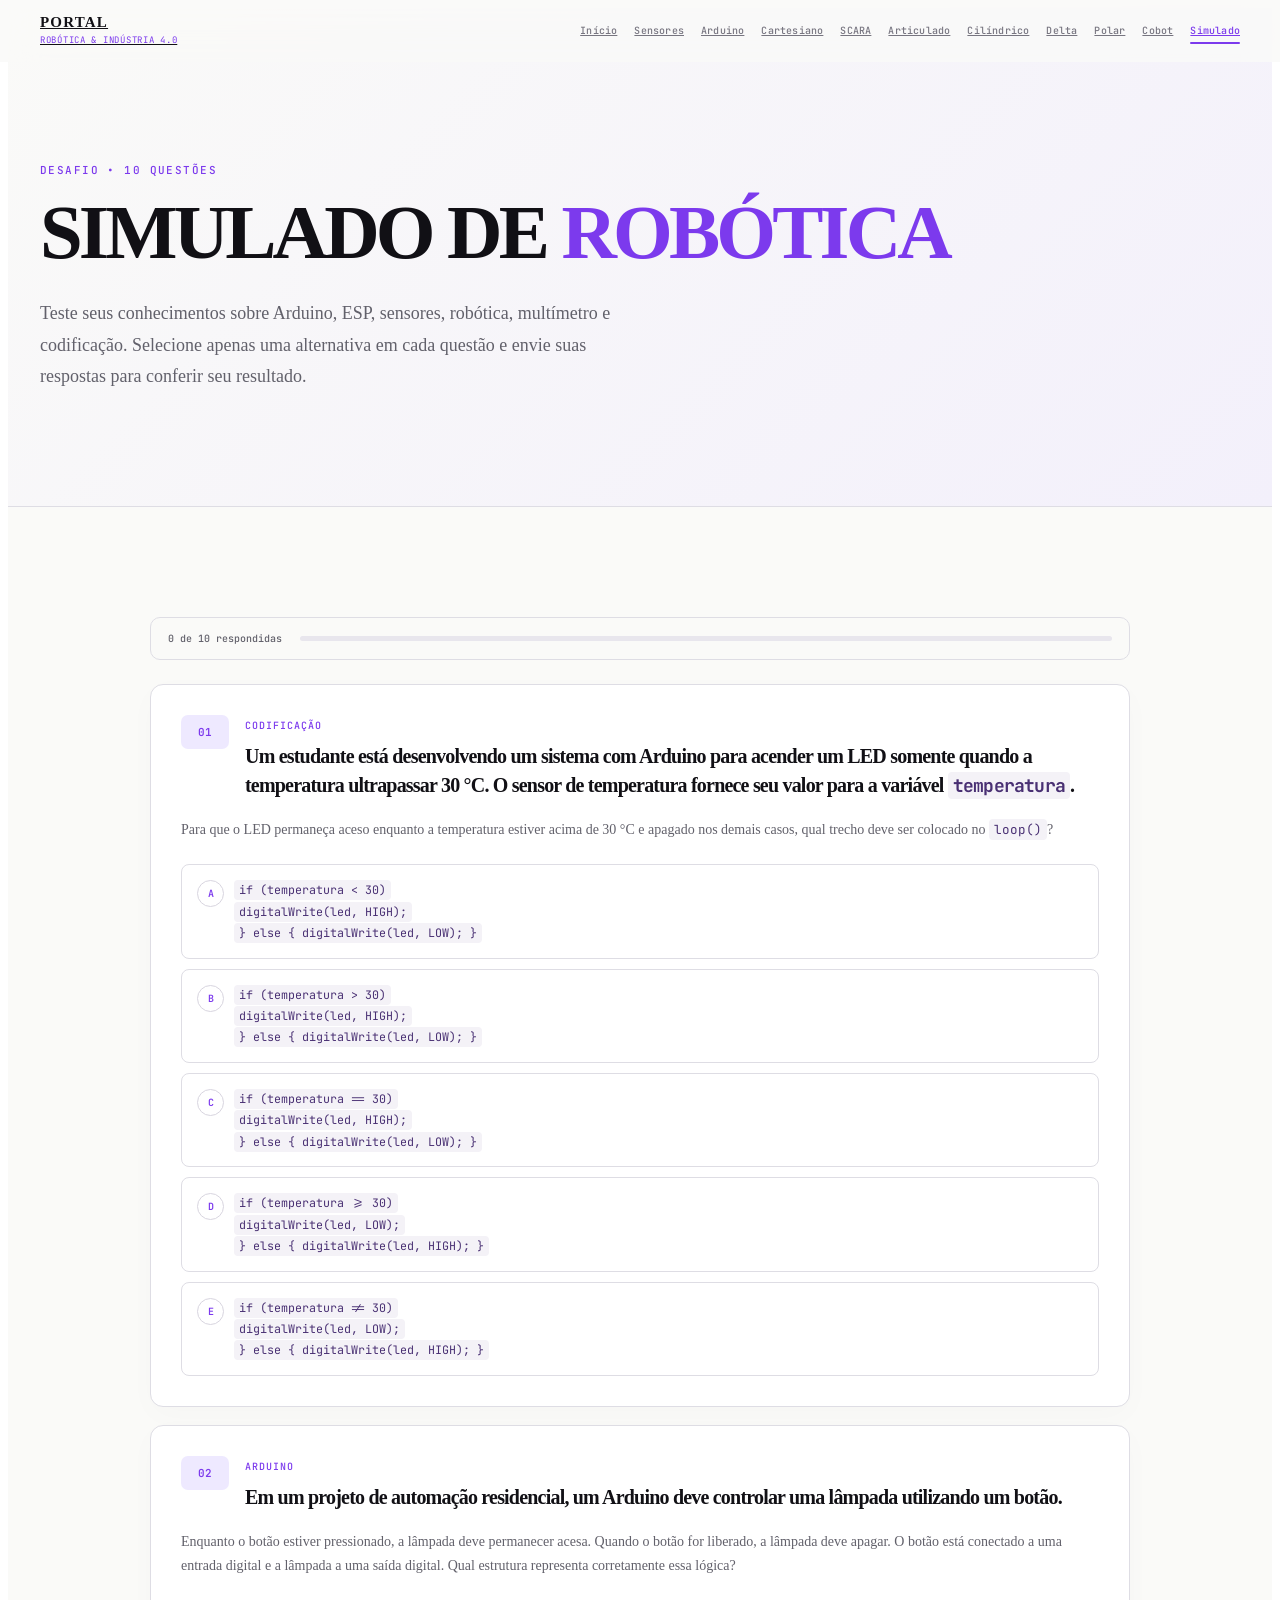
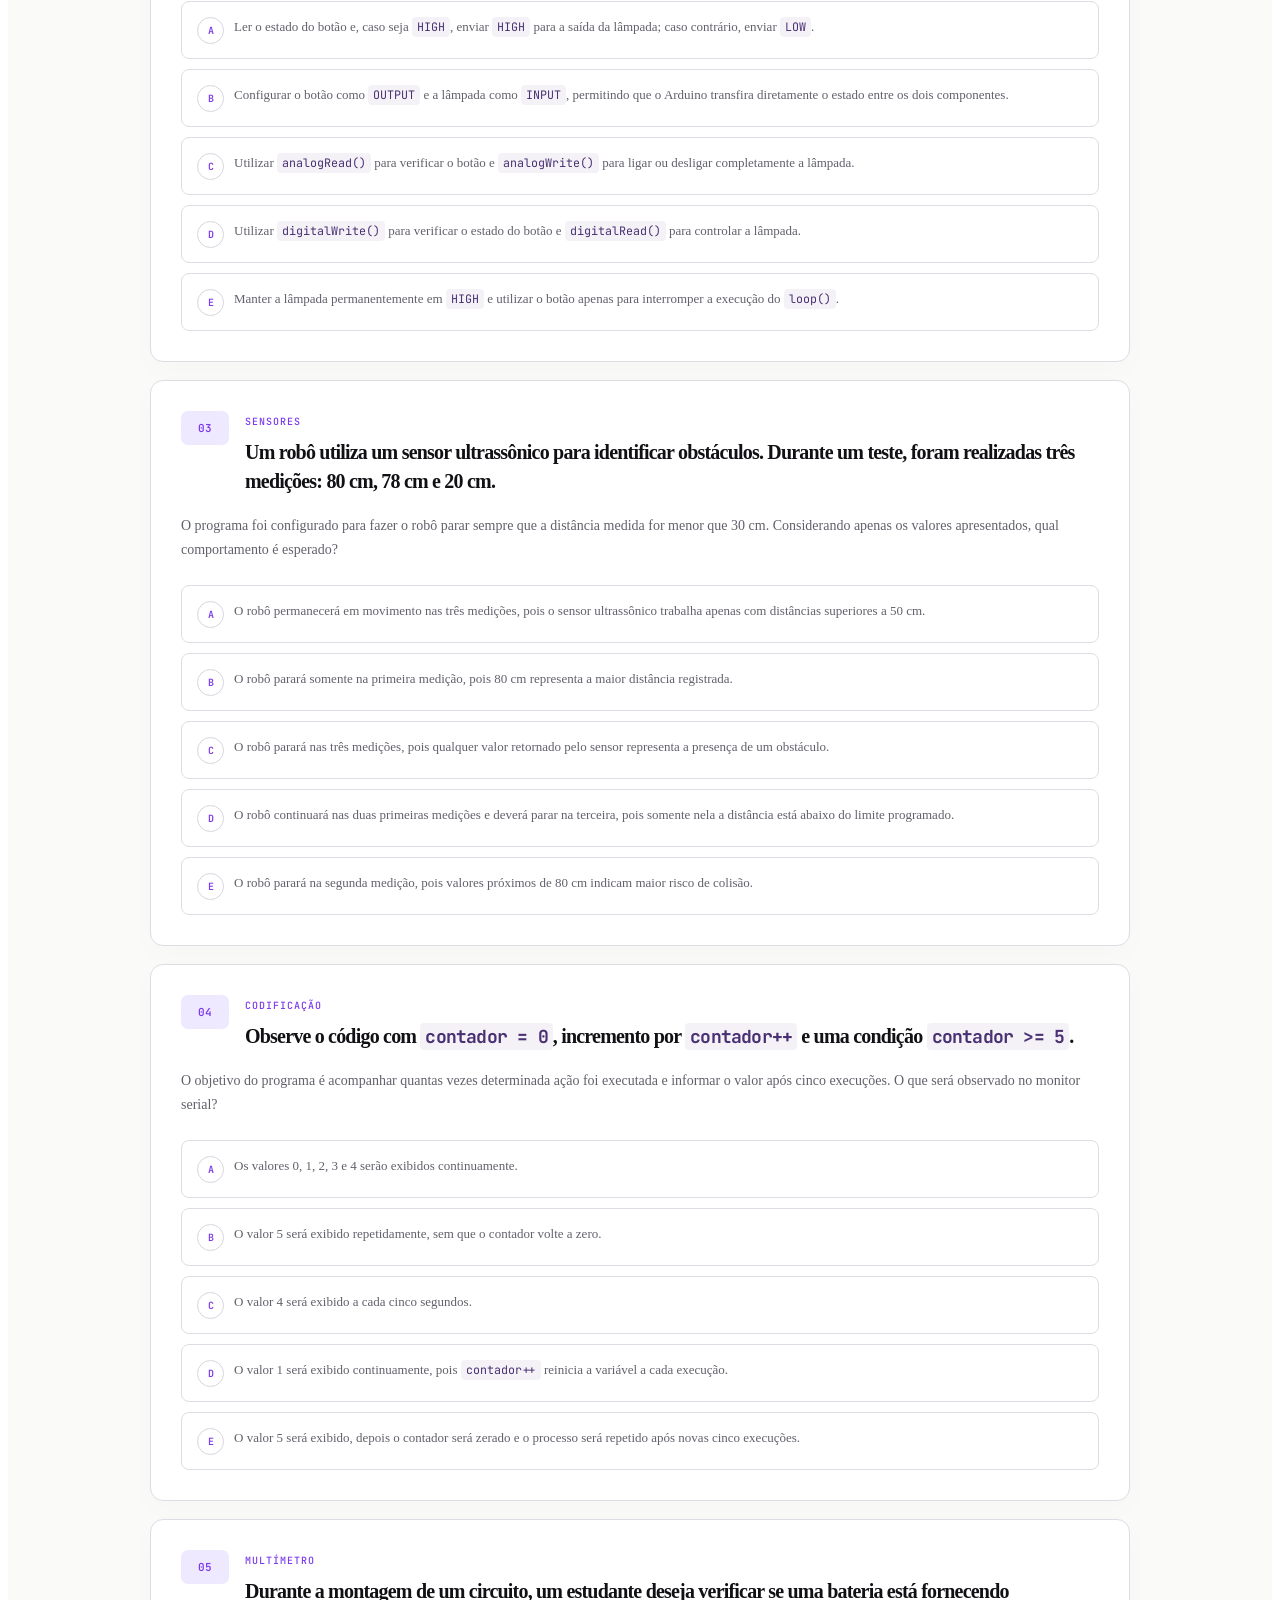
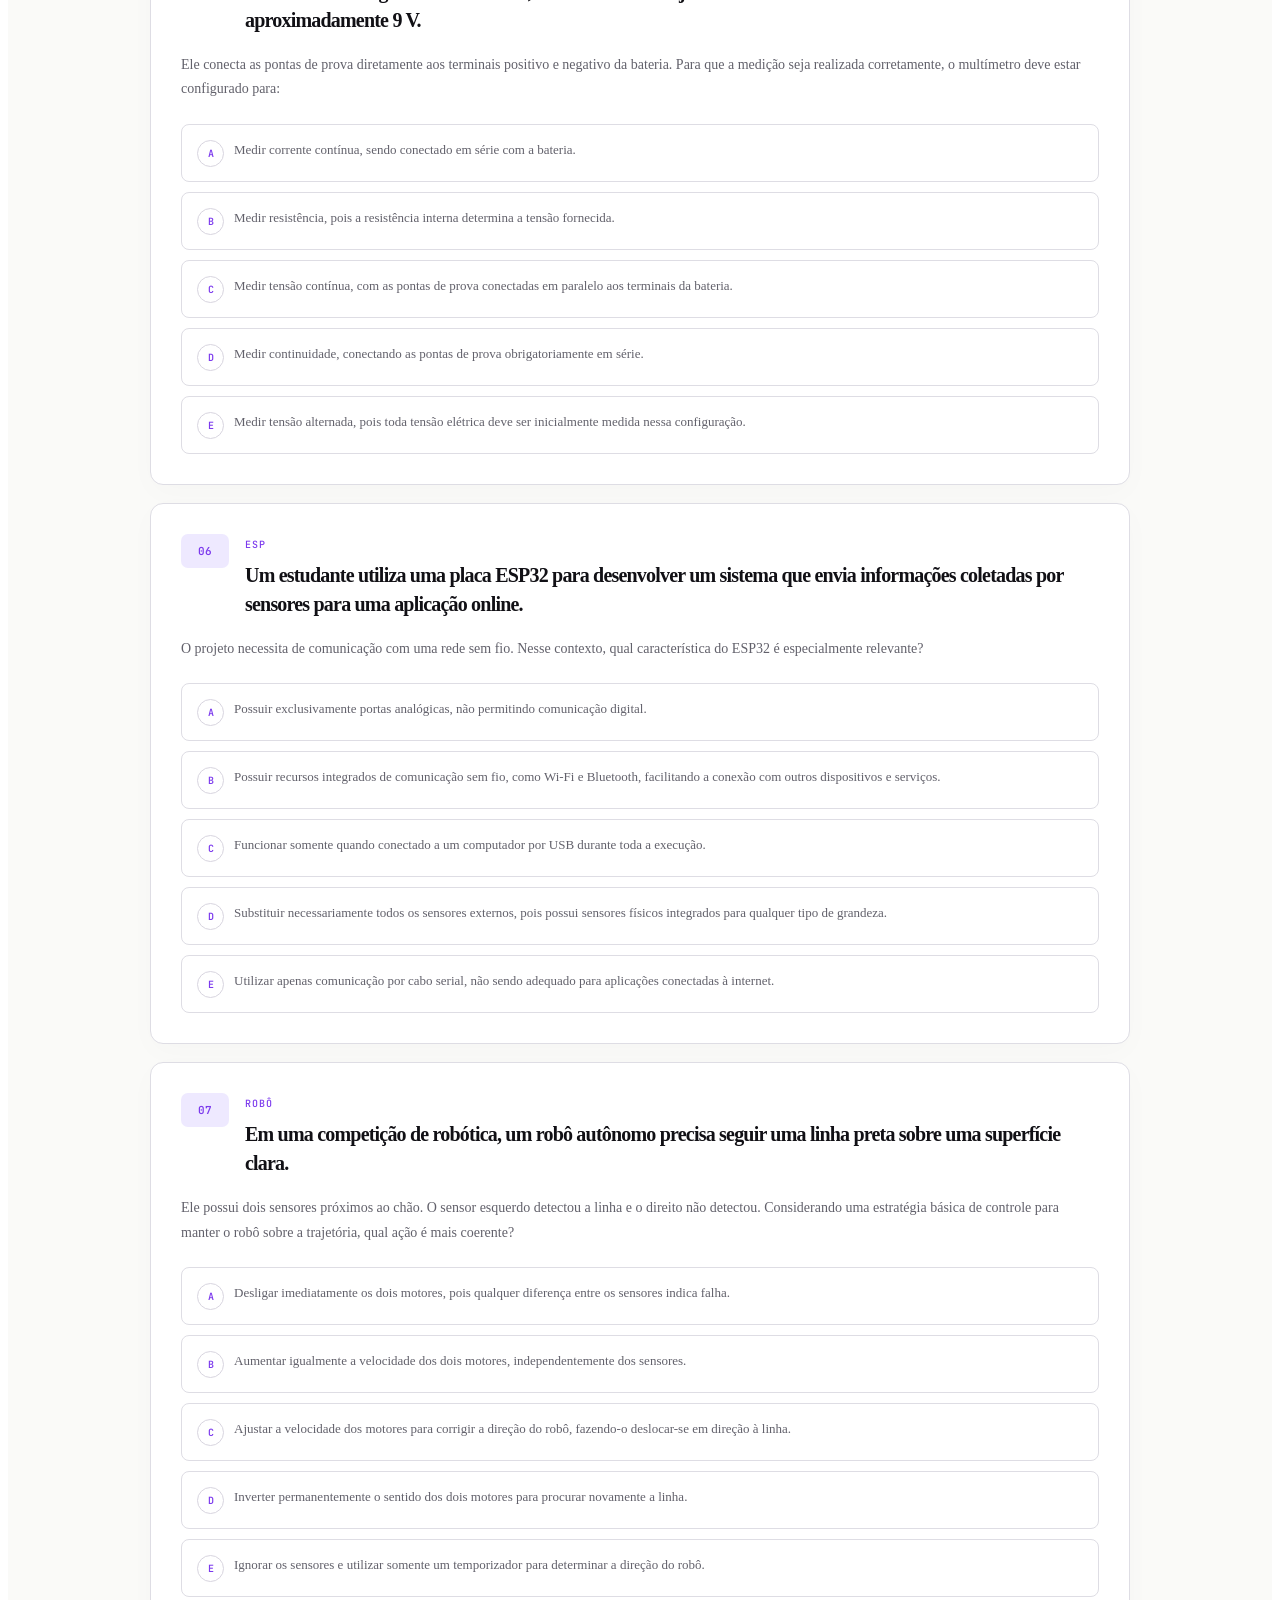
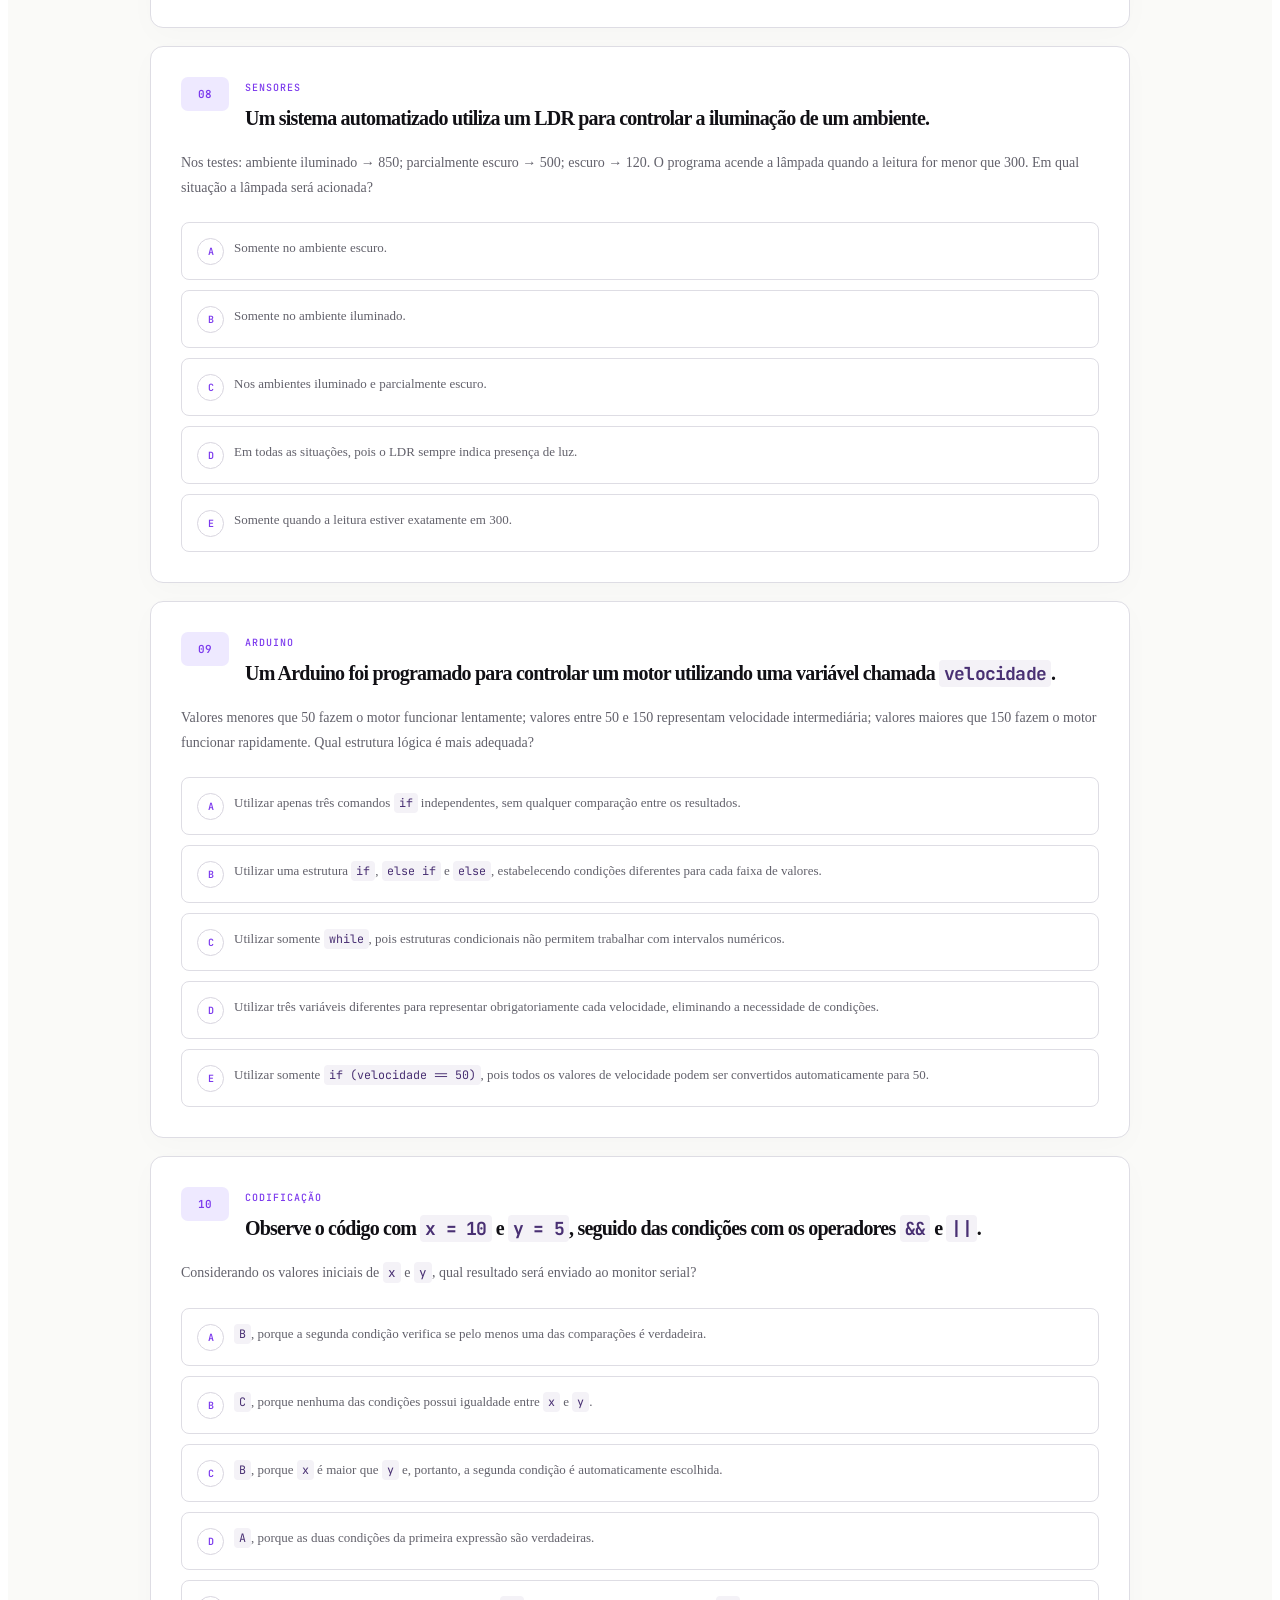
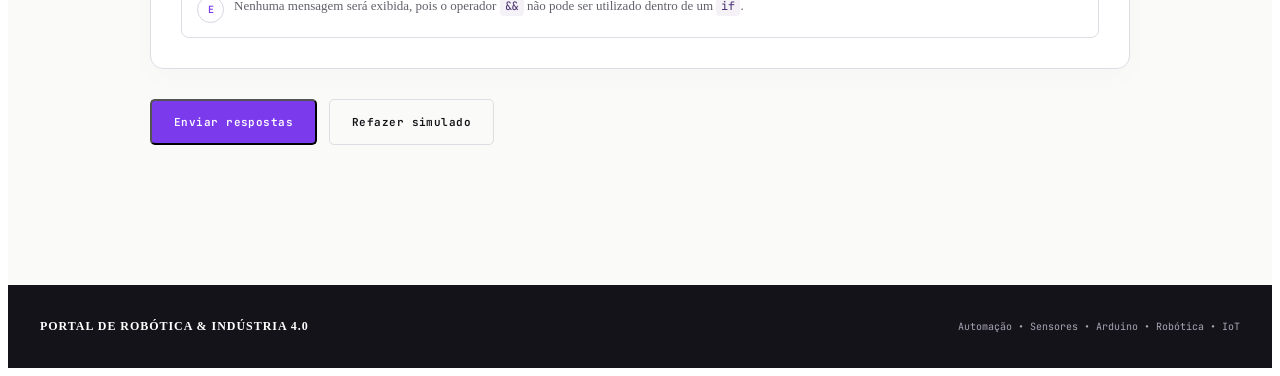
<file: simulado.html>
<!DOCTYPE html>
<html lang="pt-BR">
<head>
<meta charset="UTF-8">
<meta name="viewport" content="width=device-width, initial-scale=1.0">
<title>Simulado — Portal de Robótica & Indústria 4.0</title>
<meta name="description" content="Simulado sobre Arduino, ESP, robótica e codificação.">
<link rel="preconnect" href="https://fonts.googleapis.com">
<link rel="preconnect" href="https://fonts.gstatic.com" crossorigin>
<link href="https://fonts.googleapis.com/css2?family=Inter:wght@300;400;500;600;700;800&family=JetBrains+Mono:wght@400;500&display=swap" rel="stylesheet">
<link rel="stylesheet" href="css/portal.css"> <link rel="icon" type="image/png" href="favicon.png">
<script src="js/portal.js" defer></script>
</head>
<body data-active="simulado">
<header class="portal-nav" id="portalNav"><div class="portal-nav__wrap">
<a class="portal-brand" href="index.html"><strong>PORTAL</strong><span>ROBÓTICA &amp; INDÚSTRIA 4.0</span></a>
<button class="portal-burger" id="portalBurger" aria-label="Abrir menu" aria-expanded="false"><span></span><span></span><span></span></button>
<nav class="portal-menu" id="portalMenu">
<a href="index.html">Início</a><a href="sensores.html">Sensores</a><a href="arduino.html">Arduino</a><a href="cartesiano.html">Cartesiano</a><a href="scara.html">SCARA</a><a href="articulado.html">Articulado</a><a href="cilindrico.html">Cilíndrico</a><a href="delta.html">Delta</a><a href="polar.html">Polar</a><a href="colaborativo.html">Cobot</a><a href="simulado.html">Simulado</a>
</nav></div></header>

<main>
<section class="page-hero"><div class="portal-wrap">
<p class="eyebrow">DESAFIO • 10 QUESTÕES</p>
<h1>SIMULADO DE <span>ROBÓTICA</span></h1>
<p class="lead">Teste seus conhecimentos sobre Arduino, ESP, sensores, robótica, multímetro e codificação. Selecione apenas uma alternativa em cada questão e envie suas respostas para conferir seu resultado.</p>
</div></section>

<section class="portal-section simulado-section"><div class="portal-wrap">
<form id="quizForm" class="quiz-form">
<div class="quiz-progress"><div><span id="answeredCount">0</span> de 10 respondidas</div><div class="progress-track"><span id="progressBar"></span></div></div>

<div class="question-card" data-question="1"><div class="question-header"><span>01</span><div><b>Codificação</b><h2>Um estudante está desenvolvendo um sistema com Arduino para acender um LED somente quando a temperatura ultrapassar <strong>30 °C</strong>. O sensor de temperatura fornece seu valor para a variável <code>temperatura</code>.</h2></div></div><p class="question-context">Para que o LED permaneça aceso enquanto a temperatura estiver acima de 30 °C e apagado nos demais casos, qual trecho deve ser colocado no <code>loop()</code>?</p><div class="options">
<label><input type="radio" name="q1" value="A"><span class="option-letter">A</span><span><code>if (temperatura &lt; 30)</code><br><code>digitalWrite(led, HIGH);</code><br><code>} else { digitalWrite(led, LOW); }</code></span></label>
<label><input type="radio" name="q1" value="B"><span class="option-letter">B</span><span><code>if (temperatura &gt; 30)</code><br><code>digitalWrite(led, HIGH);</code><br><code>} else { digitalWrite(led, LOW); }</code></span></label>
<label><input type="radio" name="q1" value="C"><span class="option-letter">C</span><span><code>if (temperatura == 30)</code><br><code>digitalWrite(led, HIGH);</code><br><code>} else { digitalWrite(led, LOW); }</code></span></label>
<label><input type="radio" name="q1" value="D"><span class="option-letter">D</span><span><code>if (temperatura &gt;= 30)</code><br><code>digitalWrite(led, LOW);</code><br><code>} else { digitalWrite(led, HIGH); }</code></span></label>
<label><input type="radio" name="q1" value="E"><span class="option-letter">E</span><span><code>if (temperatura != 30)</code><br><code>digitalWrite(led, LOW);</code><br><code>} else { digitalWrite(led, HIGH); }</code></span></label>
</div></div>

<div class="question-card" data-question="2"><div class="question-header"><span>02</span><div><b>Arduino</b><h2>Em um projeto de automação residencial, um Arduino deve controlar uma lâmpada utilizando um botão.</h2></div></div><p class="question-context">Enquanto o botão estiver pressionado, a lâmpada deve permanecer acesa. Quando o botão for liberado, a lâmpada deve apagar. O botão está conectado a uma entrada digital e a lâmpada a uma saída digital. Qual estrutura representa corretamente essa lógica?</p><div class="options">
<label><input type="radio" name="q2" value="A"><span class="option-letter">A</span><span>Ler o estado do botão e, caso seja <code>HIGH</code>, enviar <code>HIGH</code> para a saída da lâmpada; caso contrário, enviar <code>LOW</code>.</span></label>
<label><input type="radio" name="q2" value="B"><span class="option-letter">B</span><span>Configurar o botão como <code>OUTPUT</code> e a lâmpada como <code>INPUT</code>, permitindo que o Arduino transfira diretamente o estado entre os dois componentes.</span></label>
<label><input type="radio" name="q2" value="C"><span class="option-letter">C</span><span>Utilizar <code>analogRead()</code> para verificar o botão e <code>analogWrite()</code> para ligar ou desligar completamente a lâmpada.</span></label>
<label><input type="radio" name="q2" value="D"><span class="option-letter">D</span><span>Utilizar <code>digitalWrite()</code> para verificar o estado do botão e <code>digitalRead()</code> para controlar a lâmpada.</span></label>
<label><input type="radio" name="q2" value="E"><span class="option-letter">E</span><span>Manter a lâmpada permanentemente em <code>HIGH</code> e utilizar o botão apenas para interromper a execução do <code>loop()</code>.</span></label>
</div></div>

<div class="question-card" data-question="3"><div class="question-header"><span>03</span><div><b>Sensores</b><h2>Um robô utiliza um sensor ultrassônico para identificar obstáculos. Durante um teste, foram realizadas três medições: <strong>80 cm, 78 cm e 20 cm</strong>.</h2></div></div><p class="question-context">O programa foi configurado para fazer o robô parar sempre que a distância medida for menor que 30 cm. Considerando apenas os valores apresentados, qual comportamento é esperado?</p><div class="options">
<label><input type="radio" name="q3" value="A"><span class="option-letter">A</span><span>O robô permanecerá em movimento nas três medições, pois o sensor ultrassônico trabalha apenas com distâncias superiores a 50 cm.</span></label>
<label><input type="radio" name="q3" value="B"><span class="option-letter">B</span><span>O robô parará somente na primeira medição, pois 80 cm representa a maior distância registrada.</span></label>
<label><input type="radio" name="q3" value="C"><span class="option-letter">C</span><span>O robô parará nas três medições, pois qualquer valor retornado pelo sensor representa a presença de um obstáculo.</span></label>
<label><input type="radio" name="q3" value="D"><span class="option-letter">D</span><span>O robô continuará nas duas primeiras medições e deverá parar na terceira, pois somente nela a distância está abaixo do limite programado.</span></label>
<label><input type="radio" name="q3" value="E"><span class="option-letter">E</span><span>O robô parará na segunda medição, pois valores próximos de 80 cm indicam maior risco de colisão.</span></label>
</div></div>

<div class="question-card" data-question="4"><div class="question-header"><span>04</span><div><b>Codificação</b><h2>Observe o código com <code>contador = 0</code>, incremento por <code>contador++</code> e uma condição <code>contador &gt;= 5</code>.</h2></div></div><p class="question-context">O objetivo do programa é acompanhar quantas vezes determinada ação foi executada e informar o valor após cinco execuções. O que será observado no monitor serial?</p><div class="options">
<label><input type="radio" name="q4" value="A"><span class="option-letter">A</span><span>Os valores 0, 1, 2, 3 e 4 serão exibidos continuamente.</span></label>
<label><input type="radio" name="q4" value="B"><span class="option-letter">B</span><span>O valor 5 será exibido repetidamente, sem que o contador volte a zero.</span></label>
<label><input type="radio" name="q4" value="C"><span class="option-letter">C</span><span>O valor 4 será exibido a cada cinco segundos.</span></label>
<label><input type="radio" name="q4" value="D"><span class="option-letter">D</span><span>O valor 1 será exibido continuamente, pois <code>contador++</code> reinicia a variável a cada execução.</span></label>
<label><input type="radio" name="q4" value="E"><span class="option-letter">E</span><span>O valor 5 será exibido, depois o contador será zerado e o processo será repetido após novas cinco execuções.</span></label>
</div></div>

<div class="question-card" data-question="5"><div class="question-header"><span>05</span><div><b>Multímetro</b><h2>Durante a montagem de um circuito, um estudante deseja verificar se uma bateria está fornecendo aproximadamente <strong>9 V</strong>.</h2></div></div><p class="question-context">Ele conecta as pontas de prova diretamente aos terminais positivo e negativo da bateria. Para que a medição seja realizada corretamente, o multímetro deve estar configurado para:</p><div class="options">
<label><input type="radio" name="q5" value="A"><span class="option-letter">A</span><span>Medir corrente contínua, sendo conectado em série com a bateria.</span></label>
<label><input type="radio" name="q5" value="B"><span class="option-letter">B</span><span>Medir resistência, pois a resistência interna determina a tensão fornecida.</span></label>
<label><input type="radio" name="q5" value="C"><span class="option-letter">C</span><span>Medir tensão contínua, com as pontas de prova conectadas em paralelo aos terminais da bateria.</span></label>
<label><input type="radio" name="q5" value="D"><span class="option-letter">D</span><span>Medir continuidade, conectando as pontas de prova obrigatoriamente em série.</span></label>
<label><input type="radio" name="q5" value="E"><span class="option-letter">E</span><span>Medir tensão alternada, pois toda tensão elétrica deve ser inicialmente medida nessa configuração.</span></label>
</div></div>

<div class="question-card" data-question="6"><div class="question-header"><span>06</span><div><b>ESP</b><h2>Um estudante utiliza uma placa <strong>ESP32</strong> para desenvolver um sistema que envia informações coletadas por sensores para uma aplicação online.</h2></div></div><p class="question-context">O projeto necessita de comunicação com uma rede sem fio. Nesse contexto, qual característica do ESP32 é especialmente relevante?</p><div class="options">
<label><input type="radio" name="q6" value="A"><span class="option-letter">A</span><span>Possuir exclusivamente portas analógicas, não permitindo comunicação digital.</span></label>
<label><input type="radio" name="q6" value="B"><span class="option-letter">B</span><span>Possuir recursos integrados de comunicação sem fio, como Wi-Fi e Bluetooth, facilitando a conexão com outros dispositivos e serviços.</span></label>
<label><input type="radio" name="q6" value="C"><span class="option-letter">C</span><span>Funcionar somente quando conectado a um computador por USB durante toda a execução.</span></label>
<label><input type="radio" name="q6" value="D"><span class="option-letter">D</span><span>Substituir necessariamente todos os sensores externos, pois possui sensores físicos integrados para qualquer tipo de grandeza.</span></label>
<label><input type="radio" name="q6" value="E"><span class="option-letter">E</span><span>Utilizar apenas comunicação por cabo serial, não sendo adequado para aplicações conectadas à internet.</span></label>
</div></div>

<div class="question-card" data-question="7"><div class="question-header"><span>07</span><div><b>Robô</b><h2>Em uma competição de robótica, um robô autônomo precisa seguir uma linha preta sobre uma superfície clara.</h2></div></div><p class="question-context">Ele possui dois sensores próximos ao chão. O sensor esquerdo detectou a linha e o direito não detectou. Considerando uma estratégia básica de controle para manter o robô sobre a trajetória, qual ação é mais coerente?</p><div class="options">
<label><input type="radio" name="q7" value="A"><span class="option-letter">A</span><span>Desligar imediatamente os dois motores, pois qualquer diferença entre os sensores indica falha.</span></label>
<label><input type="radio" name="q7" value="B"><span class="option-letter">B</span><span>Aumentar igualmente a velocidade dos dois motores, independentemente dos sensores.</span></label>
<label><input type="radio" name="q7" value="C"><span class="option-letter">C</span><span>Ajustar a velocidade dos motores para corrigir a direção do robô, fazendo-o deslocar-se em direção à linha.</span></label>
<label><input type="radio" name="q7" value="D"><span class="option-letter">D</span><span>Inverter permanentemente o sentido dos dois motores para procurar novamente a linha.</span></label>
<label><input type="radio" name="q7" value="E"><span class="option-letter">E</span><span>Ignorar os sensores e utilizar somente um temporizador para determinar a direção do robô.</span></label>
</div></div>

<div class="question-card" data-question="8"><div class="question-header"><span>08</span><div><b>Sensores</b><h2>Um sistema automatizado utiliza um <strong>LDR</strong> para controlar a iluminação de um ambiente.</h2></div></div><p class="question-context">Nos testes: ambiente iluminado → 850; parcialmente escuro → 500; escuro → 120. O programa acende a lâmpada quando a leitura for menor que 300. Em qual situação a lâmpada será acionada?</p><div class="options">
<label><input type="radio" name="q8" value="A"><span class="option-letter">A</span><span>Somente no ambiente escuro.</span></label>
<label><input type="radio" name="q8" value="B"><span class="option-letter">B</span><span>Somente no ambiente iluminado.</span></label>
<label><input type="radio" name="q8" value="C"><span class="option-letter">C</span><span>Nos ambientes iluminado e parcialmente escuro.</span></label>
<label><input type="radio" name="q8" value="D"><span class="option-letter">D</span><span>Em todas as situações, pois o LDR sempre indica presença de luz.</span></label>
<label><input type="radio" name="q8" value="E"><span class="option-letter">E</span><span>Somente quando a leitura estiver exatamente em 300.</span></label>
</div></div>

<div class="question-card" data-question="9"><div class="question-header"><span>09</span><div><b>Arduino</b><h2>Um Arduino foi programado para controlar um motor utilizando uma variável chamada <code>velocidade</code>.</h2></div></div><p class="question-context">Valores menores que 50 fazem o motor funcionar lentamente; valores entre 50 e 150 representam velocidade intermediária; valores maiores que 150 fazem o motor funcionar rapidamente. Qual estrutura lógica é mais adequada?</p><div class="options">
<label><input type="radio" name="q9" value="A"><span class="option-letter">A</span><span>Utilizar apenas três comandos <code>if</code> independentes, sem qualquer comparação entre os resultados.</span></label>
<label><input type="radio" name="q9" value="B"><span class="option-letter">B</span><span>Utilizar uma estrutura <code>if</code>, <code>else if</code> e <code>else</code>, estabelecendo condições diferentes para cada faixa de valores.</span></label>
<label><input type="radio" name="q9" value="C"><span class="option-letter">C</span><span>Utilizar somente <code>while</code>, pois estruturas condicionais não permitem trabalhar com intervalos numéricos.</span></label>
<label><input type="radio" name="q9" value="D"><span class="option-letter">D</span><span>Utilizar três variáveis diferentes para representar obrigatoriamente cada velocidade, eliminando a necessidade de condições.</span></label>
<label><input type="radio" name="q9" value="E"><span class="option-letter">E</span><span>Utilizar somente <code>if (velocidade == 50)</code>, pois todos os valores de velocidade podem ser convertidos automaticamente para 50.</span></label>
</div></div>

<div class="question-card" data-question="10"><div class="question-header"><span>10</span><div><b>Codificação</b><h2>Observe o código com <code>x = 10</code> e <code>y = 5</code>, seguido das condições com os operadores <code>&amp;&amp;</code> e <code>||</code>.</h2></div></div><p class="question-context">Considerando os valores iniciais de <code>x</code> e <code>y</code>, qual resultado será enviado ao monitor serial?</p><div class="options">
<label><input type="radio" name="q10" value="A"><span class="option-letter">A</span><span><code>B</code>, porque a segunda condição verifica se pelo menos uma das comparações é verdadeira.</span></label>
<label><input type="radio" name="q10" value="B"><span class="option-letter">B</span><span><code>C</code>, porque nenhuma das condições possui igualdade entre <code>x</code> e <code>y</code>.</span></label>
<label><input type="radio" name="q10" value="C"><span class="option-letter">C</span><span><code>B</code>, porque <code>x</code> é maior que <code>y</code> e, portanto, a segunda condição é automaticamente escolhida.</span></label>
<label><input type="radio" name="q10" value="D"><span class="option-letter">D</span><span><code>A</code>, porque as duas condições da primeira expressão são verdadeiras.</span></label>
<label><input type="radio" name="q10" value="E"><span class="option-letter">E</span><span>Nenhuma mensagem será exibida, pois o operador <code>&amp;&amp;</code> não pode ser utilizado dentro de um <code>if</code>.</span></label>
</div></div>

<div class="quiz-actions"><button class="pbtn" type="submit">Enviar respostas</button><button class="pbtn pbtn--ghost" type="button" id="resetQuiz">Refazer simulado</button></div>
<div id="quizResult" class="quiz-result" hidden aria-live="polite"></div>
</form>
</div></section>
</main>
<footer class="portal-footer"><div class="portal-wrap"><strong>PORTAL DE ROBÓTICA &amp; INDÚSTRIA 4.0</strong><span>Automação • Sensores • Arduino • Robótica • IoT</span></div></footer>

<script>
const answers={1:'B',2:'A',3:'D',4:'E',5:'C',6:'B',7:'C',8:'A',9:'B',10:'D'};
const form=document.getElementById('quizForm');
const result=document.getElementById('quizResult');
const answeredCount=document.getElementById('answeredCount');
const progressBar=document.getElementById('progressBar');
const questions=[...document.querySelectorAll('.question-card')];
function updateProgress(){
 const count=questions.filter(q=>q.querySelector('input:checked')).length;
 answeredCount.textContent=count;
 progressBar.style.width=(count/10*100)+'%';
}
form.addEventListener('change',updateProgress);
form.addEventListener('submit',function(e){
 e.preventDefault();
 let score=0; const details=[];
 questions.forEach(card=>{
  const n=card.dataset.question; const selected=card.querySelector('input:checked'); const user=selected?selected.value:null; const correct=answers[n];
  if(user===correct) score++;
  details.push({n,user,correct,ok:user===correct});
 });
 const pct=score*10;
 const unanswered=details.filter(x=>!x.user).length;
 result.hidden=false;
 result.innerHTML=`<div class="result-summary"><div><span>RESULTADO</span><strong>${score}/10</strong></div><div><span>APROVEITAMENTO</span><strong>${pct}%</strong></div>${unanswered?`<div><span>NÃO RESPONDIDAS</span><strong>${unanswered}</strong></div>`:''}</div><div class="result-title"><h2>${score===10?'Perfeito!':score>=7?'Muito bom!':score>=5?'Bom trabalho!':'Continue estudando!'}</h2><p>Confira abaixo quais respostas você acertou e quais precisava marcar.</p></div><div class="answer-review">${details.map(x=>`<article class="review-item ${x.ok?'correct':'wrong'}"><div class="review-badge">${x.n}</div><div><strong>${x.ok?'✓ Acertou':'✕ Errou'}</strong><p>Sua resposta: <b>${x.user||'Não respondida'}</b> · Resposta correta: <b>${x.correct}</b></p></div></article>`).join('')}</div>`;
 result.scrollIntoView({behavior:'smooth',block:'start'});
});
document.getElementById('resetQuiz').addEventListener('click',()=>{
 form.reset(); result.hidden=true; result.innerHTML=''; updateProgress(); window.scrollTo({top:0,behavior:'smooth'});
});
updateProgress();
</script>
</body>
</html>
</file>
<file: css/portal.css>
/* PORTAL DE ROBÓTICA & INDÚSTRIA 4.0 */
:root{--portal-bg:#fafaf8;--portal-alt:#f2f3f0;--portal-ink:#111015;--portal-muted:#62616b;--portal-line:#dedde4;--portal-purple:#7c3aed;--portal-lilac:#eee9ff;--portal-green:#19a974;--portal-max:1200px}
.portal-nav{position:fixed;top:0;left:0;right:0;z-index:200;background:rgba(250,250,248,.86);backdrop-filter:blur(16px);border-bottom:1px solid transparent;transition:.3s}.portal-nav.is-scrolled{border-color:var(--portal-line);box-shadow:0 4px 20px #00000008;background:rgba(250,250,248,.97)}
.portal-nav__wrap{max-width:var(--portal-max);margin:auto;padding:14px 32px;display:flex;align-items:center;gap:24px}.portal-brand{display:flex;flex-direction:column;line-height:1.05;min-width:145px;color:var(--portal-ink)}.portal-brand strong{font-size:15px;letter-spacing:.08em}.portal-brand span{font:9px 'JetBrains Mono',monospace;color:var(--portal-purple);letter-spacing:.08em;margin-top:4px}.portal-menu{display:flex;gap:17px;align-items:center;justify-content:flex-end;flex:1}.portal-menu a{font:500 10px 'JetBrains Mono',monospace;color:#777580;letter-spacing:.02em;padding:10px 0;position:relative;white-space:nowrap}.portal-menu a:hover,.portal-menu a.is-active{color:var(--portal-purple)}.portal-menu a.is-active:after{content:'';position:absolute;left:0;right:0;bottom:3px;height:2px;background:var(--portal-purple);border-radius:2px}.portal-burger{display:none;margin-left:auto;width:42px;height:38px;align-items:center;justify-content:center;flex-direction:column;gap:5px}.portal-burger span{width:22px;height:2px;background:var(--portal-ink);display:block}
.portal-wrap{max-width:var(--portal-max);margin:auto;padding:0 32px}.portal-hero{padding:175px 0 120px;background:linear-gradient(135deg,#fafaf8 0%,#f1eff8 100%);border-bottom:1px solid var(--portal-line)}.hero-grid{display:grid;grid-template-columns:1.05fr .95fr;gap:70px;align-items:center}.portal-hero h1,.page-hero h1,.robot-hero h1{font-size:clamp(42px,6vw,78px);line-height:.98;letter-spacing:-.05em;color:var(--portal-ink);margin:0 0 28px;white-space:pre-line}.portal-hero h1 span,.page-hero h1 span,.robot-hero h1 span{color:var(--portal-purple)}.lead{font-size:18px;line-height:1.75;color:var(--portal-muted);max-width:62ch}.eyebrow{font:500 11px 'JetBrains Mono',monospace;letter-spacing:.13em;color:var(--portal-purple);margin:0 0 18px}.hero-actions{display:flex;gap:12px;margin-top:34px;flex-wrap:wrap}.pbtn{padding:14px 22px;border-radius:5px;background:var(--portal-purple);color:white;font:600 11px 'JetBrains Mono',monospace;letter-spacing:.04em}.pbtn--ghost{background:transparent;color:var(--portal-ink);border:1px solid var(--portal-line)}.hero-diagram{background:white;border:1px solid var(--portal-line);border-radius:18px;padding:38px 24px;display:flex;align-items:center;justify-content:center;gap:10px;min-height:280px;box-shadow:0 24px 70px #4b2cae10}.diagram-node{width:130px;height:130px;border:1px solid var(--portal-line);border-radius:50%;display:flex;flex-direction:column;justify-content:center;align-items:center;text-align:center;font:600 10px 'JetBrains Mono',monospace;color:var(--portal-ink);padding:10px}.diagram-node small{font:400 9px Inter,sans-serif;color:var(--portal-muted);margin-top:7px}.diagram-node--accent{border-color:var(--portal-purple);box-shadow:0 0 0 8px var(--portal-lilac);color:var(--portal-purple)}.diagram-arrow{font-size:22px;color:var(--portal-purple)}
.portal-section{padding:110px 0}.portal-section--alt{background:var(--portal-alt);border-top:1px solid var(--portal-line);border-bottom:1px solid var(--portal-line)}.portal-section h2,.portal-intro h2{font-size:clamp(30px,4vw,52px);line-height:1.05;letter-spacing:-.04em;color:var(--portal-ink);margin:0 0 22px}.section-lead{max-width:70ch;font-size:17px;line-height:1.8;color:var(--portal-muted)}.portal-grid{display:grid;grid-template-columns:repeat(3,1fr);gap:18px;margin-top:48px}.info-card{background:white;border:1px solid var(--portal-line);border-radius:10px;padding:27px;min-height:190px;transition:.3s}.info-card:hover,.sensor-card:hover{transform:translateY(-4px);box-shadow:0 18px 45px #0000000a;border-color:#c9baf5}.card-kicker{font:500 10px 'JetBrains Mono',monospace;color:var(--portal-purple);letter-spacing:.1em;margin-bottom:18px}.info-card h3{font-size:22px;color:var(--portal-ink);margin:0 0 10px}.info-card p{margin:0;color:var(--portal-muted);font-size:14px;line-height:1.7}.quick-links{display:grid;grid-template-columns:repeat(2,1fr);gap:14px;margin-top:45px}.quick-links a{background:white;border:1px solid var(--portal-line);padding:24px;border-radius:9px;display:flex;flex-direction:column;gap:7px;transition:.25s}.quick-links a:hover{border-color:var(--portal-purple);transform:translateY(-3px)}.quick-links b{font-size:17px;color:var(--portal-ink)}.quick-links span{font-size:13px;color:var(--portal-muted)}
.page-hero,.robot-hero{padding:155px 0 95px;background:linear-gradient(135deg,#fafaf8,#f3f0fb);border-bottom:1px solid var(--portal-line)}.page-hero .lead,.robot-hero .lead{max-width:68ch}.sensor-grid{display:grid;grid-template-columns:repeat(2,1fr);gap:18px}.sensor-card{background:white;border:1px solid var(--portal-line);border-radius:12px;padding:27px;transition:.3s}.sensor-top{display:grid;grid-template-columns:36px 1fr;align-items:center;gap:0 10px;margin-bottom:16px}.sensor-top span{grid-row:1/3;font:600 11px 'JetBrains Mono',monospace;color:var(--portal-purple)}.sensor-top strong{font-size:23px;color:var(--portal-ink)}.sensor-top em{font-style:normal;font:500 10px 'JetBrains Mono',monospace;color:var(--portal-muted);text-transform:uppercase}.sensor-card>p{font-size:14px;line-height:1.7;color:var(--portal-muted)}.sensor-meta{display:grid;grid-template-columns:1fr 1.4fr;gap:12px;margin-top:20px}.sensor-meta div{background:#f7f6fa;border-radius:7px;padding:13px}.sensor-meta small{display:block;font:500 9px 'JetBrains Mono',monospace;color:var(--portal-purple);margin-bottom:5px}.sensor-meta b{font-size:12px;color:var(--portal-ink)}details{margin-top:18px;border-top:1px solid var(--portal-line);padding-top:15px}summary{cursor:pointer;font-weight:600;font-size:13px;color:var(--portal-ink)}details p{font-size:13px;color:var(--portal-muted);line-height:1.7}
.portal-intro{padding:125px 0 75px;background:#f4f1fa;border-bottom:1px solid var(--portal-line)}.spec-grid{display:grid;grid-template-columns:repeat(3,1fr);gap:12px;margin-top:38px}.spec-grid div{background:white;border:1px solid var(--portal-line);border-radius:8px;padding:18px}.spec-grid b{display:block;color:var(--portal-ink);font-size:14px}.spec-grid span{display:block;color:var(--portal-muted);font-size:12px;margin-top:5px}.code-mini-grid{display:grid;grid-template-columns:repeat(2,1fr);gap:14px;margin-top:40px}.code-mini-grid article{background:#16141b;border-radius:9px;overflow:hidden}.code-mini-grid article>span{display:block;padding:12px 15px;border-bottom:1px solid #ffffff16;color:#cfc7ff;font:500 10px 'JetBrains Mono',monospace}.code-mini-grid pre{padding:17px;margin:0;overflow:auto;color:#f3f0fa;font:12px/1.6 'JetBrains Mono',monospace}
.robot-hero__grid{display:grid;grid-template-columns:1fr .7fr;gap:60px;align-items:center}.robot-icon{font-size:48px;margin:4px 0 18px}.robot-visual{height:310px;border:1px solid var(--portal-line);border-radius:18px;background:white;position:relative;overflow:hidden;display:flex;flex-direction:column;justify-content:center;align-items:center}.robot-visual__grid{position:absolute;inset:0;background-image:linear-gradient(#7c3aed0a 1px,transparent 1px),linear-gradient(90deg,#7c3aed0a 1px,transparent 1px);background-size:30px 30px}.robot-visual strong,.robot-visual small{position:relative}.robot-visual__image{position:relative;z-index:1;width:min(78%,320px);height:220px;object-fit:contain;display:block}.robot-visual strong{z-index:2;margin-top:-6px}.robot-visual small{z-index:2}.robot-visual strong{font-size:28px;letter-spacing:.08em;color:var(--portal-purple)}.robot-visual small{font:500 10px 'JetBrains Mono',monospace;color:var(--portal-muted);margin-top:8px}.two-col{display:grid;grid-template-columns:1.1fr .9fr;gap:70px}.feature-box{border:1px solid var(--portal-line);border-radius:12px;background:white;padding:30px}.feature-box h3{font:600 11px 'JetBrains Mono',monospace;color:var(--portal-purple);letter-spacing:.1em}.feature-box ul{padding-left:20px;margin-bottom:0}.feature-box li{padding:9px 0;color:var(--portal-muted);font-size:14px}.application-row{display:flex;gap:10px;flex-wrap:wrap;margin-top:40px}.application-row span{padding:13px 16px;background:white;border:1px solid var(--portal-line);border-radius:6px;font-size:13px;color:var(--portal-ink)}.iot-flow{display:flex;gap:9px;align-items:center;flex-wrap:wrap;margin-top:35px}.iot-flow span{padding:11px 13px;background:white;border:1px solid var(--portal-line);border-radius:5px;font:500 9px 'JetBrains Mono',monospace}.iot-flow b{color:var(--portal-purple)}.maker-list{display:grid;gap:10px;margin-top:25px}.maker{padding:16px;background:white;border:1px solid var(--portal-line);border-radius:7px;display:flex;justify-content:space-between;gap:20px}.maker b{color:var(--portal-ink);font-size:14px}.maker span{color:var(--portal-muted);font-size:11px}.small-note{font-size:11px;color:var(--portal-muted);margin-top:15px}.comparison{display:grid;grid-template-columns:repeat(3,1fr);gap:18px}.comparison>div{padding:25px;background:white;border:1px solid var(--portal-line);border-radius:10px}.compare-num{font:500 11px 'JetBrains Mono',monospace;color:var(--portal-purple)}.comparison h3{font-size:20px;color:var(--portal-ink);margin:14px 0 8px}.comparison p{font-size:13px;line-height:1.7;color:var(--portal-muted);margin:0}.portal-footer{padding:34px 0;background:#15131a;color:white}.portal-footer .portal-wrap{display:flex;justify-content:space-between;gap:20px;align-items:center}.portal-footer strong{font-size:12px;letter-spacing:.08em}.portal-footer span{font:10px 'JetBrains Mono',monospace;color:#aaa5b5}
.reveal{opacity:1}
@media(max-width:1100px){.portal-menu{gap:11px}.portal-menu a{font-size:9px}.hero-grid,.robot-hero__grid{grid-template-columns:1fr}.hero-diagram{max-width:650px}.portal-grid{grid-template-columns:repeat(2,1fr)}}
@media(max-width:800px){.portal-nav__wrap{padding:13px 24px}.portal-burger{display:flex}.portal-menu{position:fixed;top:61px;left:0;right:0;background:rgba(250,250,248,.98);border-bottom:1px solid var(--portal-line);padding:10px 24px 22px;display:flex;flex-direction:column;align-items:stretch;gap:0;transform:translateY(-15px);opacity:0;pointer-events:none;transition:.25s}.portal-menu.is-open{transform:none;opacity:1;pointer-events:auto}.portal-menu a{padding:13px 0;border-bottom:1px solid var(--portal-line)}.portal-menu a.is-active:after{display:none}.portal-hero{padding-top:135px}.portal-wrap{padding:0 24px}.portal-grid,.sensor-grid,.spec-grid,.code-mini-grid,.quick-links,.comparison,.two-col{grid-template-columns:1fr}.portal-section{padding:80px 0}.page-hero,.robot-hero{padding-top:125px}.sensor-meta{grid-template-columns:1fr}.portal-footer .portal-wrap{flex-direction:column;align-items:flex-start}.hero-diagram{padding:25px 12px}.diagram-node{width:100px;height:100px;font-size:8px}.diagram-arrow{font-size:17px}}
@media(max-width:520px){.portal-hero h1,.page-hero h1,.robot-hero h1{font-size:42px}.lead{font-size:16px}.diagram-node{width:82px;height:82px}.diagram-node small{font-size:7px}.hero-diagram{gap:4px}.sensor-card{padding:21px}}

/* SIMULADO */
.simulado-section{background:var(--portal-bg)}
.quiz-form{max-width:980px;margin:0 auto}.quiz-progress{position:sticky;top:67px;z-index:20;background:rgba(250,250,248,.94);backdrop-filter:blur(12px);border:1px solid var(--portal-line);border-radius:10px;padding:14px 17px;margin-bottom:24px;font:500 10px 'JetBrains Mono',monospace;color:var(--portal-muted);display:flex;align-items:center;gap:18px}.progress-track{height:5px;background:#e8e6ed;border-radius:99px;overflow:hidden;flex:1}.progress-track span{display:block;height:100%;width:0;background:var(--portal-purple);border-radius:99px;transition:.25s}.question-card{background:white;border:1px solid var(--portal-line);border-radius:13px;padding:30px;margin-bottom:18px;box-shadow:0 8px 30px #00000005}.question-header{display:grid;grid-template-columns:48px 1fr;gap:16px;align-items:start}.question-header>span{font:600 11px 'JetBrains Mono',monospace;color:var(--portal-purple);background:var(--portal-lilac);border-radius:7px;padding:10px 7px;text-align:center}.question-header b{font:500 10px 'JetBrains Mono',monospace;text-transform:uppercase;letter-spacing:.1em;color:var(--portal-purple)}.question-header h2{font-size:20px;line-height:1.45;color:var(--portal-ink);margin:9px 0 0}.question-context{font-size:14px;line-height:1.75;color:var(--portal-muted);margin:18px 0 22px}.question-context code,.question-header code,.options code{font-family:'JetBrains Mono',monospace;font-size:.9em;background:#f4f2f7;padding:2px 5px;border-radius:4px;color:#493073}.options{display:grid;gap:10px}.options label{display:flex;align-items:flex-start;gap:10px;width:100%;box-sizing:border-box;border:1px solid var(--portal-line);border-radius:8px;padding:14px 15px;cursor:pointer;transition:.2s;background:#fff;color:var(--portal-muted);font-size:13px;line-height:1.65}.options label>span:last-child{flex:1 1 auto;min-width:0;width:auto;display:block}.options .option-letter{flex:0 0 25px}.options label:hover{border-color:#c7b8ee;background:#fcfbff}.options input{position:absolute;opacity:0;pointer-events:none}.options label:has(input:checked){border-color:var(--portal-purple);background:var(--portal-lilac);color:var(--portal-ink);box-shadow:0 0 0 2px #7c3aed18}.option-letter{width:25px;height:25px;border:1px solid #d8d5df;border-radius:50%;display:flex;align-items:center;justify-content:center;font:600 10px 'JetBrains Mono',monospace;color:var(--portal-purple);margin-top:1px}.options label:has(input:checked) .option-letter{background:var(--portal-purple);border-color:var(--portal-purple);color:white}.quiz-actions{display:flex;gap:12px;flex-wrap:wrap;padding:12px 0 30px}.quiz-result{border:1px solid var(--portal-line);border-radius:13px;background:white;padding:30px;margin-top:5px;scroll-margin-top:90px}.result-summary{display:grid;grid-template-columns:repeat(3,1fr);gap:12px;margin-bottom:30px}.result-summary>div{background:#f7f6fa;border-radius:9px;padding:18px}.result-summary span{display:block;font:500 9px 'JetBrains Mono',monospace;color:var(--portal-purple);letter-spacing:.08em;margin-bottom:7px}.result-summary strong{font-size:30px;color:var(--portal-ink)}.result-title{border-bottom:1px solid var(--portal-line);padding-bottom:18px;margin-bottom:18px}.result-title h2{font-size:28px;margin:0 0 7px;color:var(--portal-ink)}.result-title p{margin:0;color:var(--portal-muted);font-size:13px}.answer-review{display:grid;gap:9px}.review-item{display:grid;grid-template-columns:42px 1fr;gap:12px;align-items:center;padding:13px 14px;border-radius:8px;border:1px solid var(--portal-line)}.review-item.correct{background:#f0faf6;border-color:#bce8d5}.review-item.wrong{background:#fff5f5;border-color:#f0caca}.review-badge{width:34px;height:34px;border-radius:50%;display:flex;align-items:center;justify-content:center;font:600 10px 'JetBrains Mono',monospace;background:white;color:var(--portal-purple)}.review-item strong{font-size:13px;color:var(--portal-ink)}.review-item p{margin:4px 0 0;font-size:12px;color:var(--portal-muted)}
@media(max-width:800px){.quiz-progress{top:61px}.question-card{padding:22px}.question-header{grid-template-columns:40px 1fr;gap:12px}.question-header h2{font-size:17px}.result-summary{grid-template-columns:1fr 1fr}.result-summary>div:last-child:nth-child(3){grid-column:1/-1}}
@media(max-width:520px){.quiz-progress{flex-direction:column;align-items:stretch;gap:9px}.result-summary{grid-template-columns:1fr}.result-summary>div:last-child:nth-child(3){grid-column:auto}.options label{padding:12px}.quiz-result{padding:22px}}

/* PERFIL VISUAL DOS ROBÔS */
.robot-profile{padding:90px 0 100px;background:#15131a;color:white;position:relative;overflow:hidden}
.robot-profile:before{content:'';position:absolute;width:520px;height:520px;right:-180px;top:-260px;border-radius:50%;background:radial-gradient(circle,#8b5cf633 0%,transparent 68%);pointer-events:none}
.robot-profile__heading{display:grid;grid-template-columns:1.15fr .85fr;gap:70px;align-items:end;position:relative}
.robot-profile .eyebrow{color:#b8a5ff}
.robot-profile h2{font-size:clamp(34px,5vw,62px);line-height:.98;letter-spacing:-.045em;margin:0;color:white}
.robot-profile h2 span{color:#b99aff}
.robot-profile__heading>p{margin:0;color:#bdb9c8;font-size:15px;line-height:1.8;max-width:52ch}
.robot-profile__grid{display:grid;grid-template-columns:repeat(3,1fr);gap:1px;background:#ffffff18;margin-top:55px;border:1px solid #ffffff18;border-radius:14px;overflow:hidden;position:relative}
.robot-profile__grid article{background:#19171f;padding:28px;min-height:185px;transition:.3s}
.robot-profile__grid article:hover{background:#211d2b;transform:translateY(-3px)}
.robot-profile__kicker{display:block;font:500 9px 'JetBrains Mono',monospace;letter-spacing:.12em;color:#a997ff;margin-bottom:24px}
.robot-profile__grid strong{display:block;font-size:24px;letter-spacing:-.02em;color:white;margin-bottom:10px}
.robot-profile__grid p{margin:0;color:#aaa6b4;font-size:13px;line-height:1.7}
@media(max-width:800px){.robot-profile__heading{grid-template-columns:1fr;gap:24px}.robot-profile__grid{grid-template-columns:1fr}}
</file>
<file: css/style.css>
/* ═══════════════════════════════════════════════════════════
   ARDUINO LAB — Branco, Cinza Claro, Roxo como destaque
   ═══════════════════════════════════════════════════════════ */

/* ── Tokens ── */
:root {
  --white: #FAFAF8;
  --bg-alt: #F3F2EF;
  --bg-final: #EDECE9;

  --title: #111015;
  --body: #55535E;
  --muted: #908E9A;

  --purple: #7C3AED;
  --purple-hover: #6D28D9;
  --lilac: #EDE9FE;
  --lilac-dim: #F5F3FF;
  --blue-violet: #5B21B6;

  --line: #E8E6EE;
  --line-code: #3a3840;

  --font: 'Inter', system-ui, sans-serif;
  --mono: 'JetBrains Mono', monospace;

  --max-w: 1200px;
  --pad-section: 150px;

  --ease: cubic-bezier(.19,1,.22,1);
  --t: 350ms;
  --t-slow: 600ms;
}

/* ── Reset ── */
*,*::before,*::after{box-sizing:border-box}
html{scroll-behavior:smooth}
body{
  margin:0;
  font-family:var(--font);
  font-weight:400;
  color:var(--body);
  background:var(--white);
  line-height:1.65;
  -webkit-font-smoothing:antialiased;
  overflow-x:hidden;
}
img,svg,video{display:block;max-width:100%}
a{color:inherit;text-decoration:none}
h1,h2,h3,h4{margin:0;color:var(--title);font-family:var(--font)}
button{font-family:inherit;border:none;background:none;cursor:pointer}

::selection{background:var(--lilac);color:var(--blue-violet)}
:focus-visible{outline:2px solid var(--purple);outline-offset:3px}

@media(prefers-reduced-motion:reduce){
  *,*::before,*::after{
    animation-duration:.01ms!important;
    transition-duration:.01ms!important;
    scroll-behavior:auto!important;
  }
}

/* ── Layout ── */
.wrap{max-width:var(--max-w);margin:0 auto;padding:0 40px}
.center{text-align:center}
.sect{padding:var(--pad-section) 0}
.sect--alt{background:var(--bg-alt);border-top:1px solid var(--line);border-bottom:1px solid var(--line)}

/* ── Typography Primitives ── */
.eyebrow{
  font-family:var(--mono);
  font-size:12px;
  font-weight:500;
  letter-spacing:.12em;
  color:var(--purple);
  margin:0 0 20px;
}
.sect__title{
  font-size:clamp(30px,4.2vw,52px);
  font-weight:700;
  line-height:1.1;
  letter-spacing:-.025em;
  margin-bottom:28px;
}
.sect__text{
  font-size:17px;
  color:var(--body);
  max-width:64ch;
  line-height:1.75;
}
.purple{color:var(--purple)}

/* ── Reveal ── */
.reveal{
  opacity:0;
  transform:translateY(24px);
  transition:opacity var(--t-slow) var(--ease), transform var(--t-slow) var(--ease);
}
.reveal.is-visible{opacity:1;transform:none}
.delay-1{transition-delay:150ms}

/* ═══════════════════════════════════════ NAVBAR ═══════════════ */
.navbar{
  position:fixed;top:0;left:0;right:0;z-index:100;
  background:rgba(255,255,255,.72);
  backdrop-filter:blur(14px);-webkit-backdrop-filter:blur(14px);
  border-bottom:1px solid transparent;
  transition:background var(--t) var(--ease), border-color var(--t) var(--ease), box-shadow var(--t) var(--ease);
}
.navbar.is-scrolled{
  background:rgba(255,255,255,.96);
  border-bottom-color:var(--line);
  box-shadow:0 2px 12px rgba(0,0,0,.03);
}
.navbar__wrap{
  max-width:var(--max-w);margin:0 auto;padding:18px 40px;
  display:flex;justify-content:space-between;align-items:center;
}
.navbar__brand{
  font-size:13px;line-height:1.15;letter-spacing:.06em;color:var(--title);
}
.navbar__brand strong{display:block;font-weight:800;font-size:15px}
.navbar__brand span{font-weight:400;color:var(--purple)}
.navbar__nav{display:flex;gap:32px}
.navbar__link{
  font-family:var(--mono);font-size:11.5px;font-weight:500;
  letter-spacing:.06em;color:var(--muted);
  position:relative;transition:color var(--t) var(--ease);
}
.navbar__link::after{
  content:'';position:absolute;
  left:50%;bottom:-7px;width:5px;height:5px;border-radius:50%;
  background:var(--purple);opacity:0;
  transform:translateX(-50%) translateY(4px);
  transition:opacity var(--t) var(--ease),transform var(--t) var(--ease);
}
.navbar__link:hover{color:var(--title)}
.navbar__link.is-active{color:var(--title)}
.navbar__link.is-active::after{opacity:1;transform:translateX(-50%) translateY(0)}

.navbar__burger{display:none;flex-direction:column;gap:5px;width:22px;padding:2px 0}
.navbar__burger span{display:block;width:100%;height:1.5px;background:var(--title);transition:all var(--t) var(--ease)}
.navbar__burger.is-open span:nth-child(1){transform:translateY(6.5px) rotate(45deg)}
.navbar__burger.is-open span:nth-child(2){opacity:0}
.navbar__burger.is-open span:nth-child(3){transform:translateY(-6.5px) rotate(-45deg)}

/* ═══════════════════════════════════════ HERO ═══════════════ */
.hero{
  padding:180px 0 100px;
  min-height:92vh;
  display:flex;align-items:center;
}
.hero__grid{
  display:grid;
  grid-template-columns:1.1fr .9fr;
  gap:64px;
  align-items:center;
}
.hero__tags{
  display:flex;align-items:center;gap:8px;
  font-family:var(--mono);font-size:11px;
  letter-spacing:.1em;color:var(--muted);
  margin-bottom:32px;
}
.hero__tags span:first-child{color:var(--purple)}
.hero__dot{color:var(--line)}
.hero__title{
  font-size:clamp(46px,6.5vw,80px);
  font-weight:800;line-height:1;letter-spacing:-.04em;
  margin-bottom:28px;
}
.hero__desc{
  font-size:18px;color:var(--body);max-width:42ch;margin-bottom:48px;
}
.hero__btns{display:flex;gap:14px;flex-wrap:wrap}

/* Buttons */
.btn{
  display:inline-flex;align-items:center;justify-content:center;
  padding:15px 30px;
  font-family:var(--mono);font-size:12px;font-weight:600;
  letter-spacing:.06em;border-radius:5px;
  transition:all var(--t) var(--ease);
}
.btn--solid{
  background:var(--purple);color:#fff;
  box-shadow:0 6px 20px rgba(124,58,237,.22);
}
.btn--solid:hover{
  background:var(--purple-hover);
  transform:translateY(-2px);
  box-shadow:0 10px 28px rgba(124,58,237,.28);
}
.btn--ghost{border:1px solid var(--line);color:var(--title)}
.btn--ghost:hover{border-color:var(--purple);color:var(--purple)}
.btn--sm{padding:12px 24px;font-size:11px}
.arr{margin-left:6px;transition:transform var(--t) var(--ease)}
.btn--solid:hover .arr{transform:translateX(4px)}

/* Hero Illustration */
.hero__visual{
  border-radius:16px;
  overflow:hidden;
  border:1px solid var(--line);
}
.hero-svg{width:100%;height:auto;display:block}

/* ═══════════════════════════════════════ OVERVIEW ═══════════════ */
.overview{
  display:flex;align-items:center;justify-content:center;
  margin-top:72px;gap:0;
}
.ov-item{
  display:flex;flex-direction:column;align-items:center;
  padding:0 32px;
}
.ov-num{
  font-size:68px;font-weight:200;line-height:1;color:var(--title);
  letter-spacing:-.04em;
}
.ov-label{
  font-family:var(--mono);font-size:12px;font-weight:500;
  color:var(--purple);margin-top:12px;letter-spacing:.08em;
}
.ov-line{
  width:80px;height:1px;
  background:linear-gradient(90deg,transparent,var(--purple),transparent);
  opacity:.4;
}

/* ═══════════════════════════════════════ PROCESSO ═══════════════ */
.process-sect{padding-bottom:120px}
.process{
  display:flex;align-items:flex-start;justify-content:center;
}
.ps{
  display:flex;flex-direction:column;align-items:center;
  flex:0 0 auto;
}
.ps__circle{
  width:130px;height:130px;border-radius:50%;
  border:1px solid var(--line);background:var(--white);
  display:flex;align-items:center;justify-content:center;
  font-family:var(--mono);font-size:11px;font-weight:500;
  letter-spacing:.06em;color:var(--title);
  transition:all var(--t) var(--ease);
}
.ps:hover .ps__circle{
  border-color:var(--purple);
  box-shadow:0 0 0 6px var(--lilac);
  color:var(--purple);
}
.ps__desc{
  font-size:13px;color:var(--muted);margin-top:16px;
  max-width:130px;text-align:center;
}
.ps__connector{
  display:flex;align-items:center;
  width:48px;height:130px;
}
.ps__connector span{
  display:block;width:100%;height:1px;
  background:var(--line);position:relative;
}
.ps__connector span::after{
  content:'';position:absolute;
  right:-1px;top:-3px;
  width:6px;height:6px;
  border-top:1px solid var(--purple);
  border-right:1px solid var(--purple);
  transform:rotate(45deg);opacity:.5;
}

/* ═══════════════════════════════════════ COMPONENTES ═══════════════ */
.comps{
  display:grid;grid-template-columns:repeat(4,1fr);gap:20px;
  margin-top:56px;
}
.comp{
  padding:28px 24px;
  border:1px solid var(--line);border-radius:8px;
  background:var(--white);
  transition:border-color var(--t) var(--ease),box-shadow var(--t) var(--ease);
}
.comp:hover{border-color:var(--lilac);box-shadow:0 8px 24px rgba(124,58,237,.06)}
.comp h4{
  font-family:var(--mono);font-size:13px;font-weight:600;
  letter-spacing:.05em;margin-bottom:8px;color:var(--title);
}
.comp p{font-size:14px;color:var(--muted);margin:0}

/* ═══════════════════════════════════════ FLUXO (Desafio 01) ═══════════════ */
.flow-box{
  margin-top:56px;
  background:var(--white);border:1px solid var(--line);border-radius:10px;
  padding:48px;
  display:flex;flex-direction:column;align-items:center;gap:12px;
}
.flow-chain{display:flex;align-items:center;gap:14px;flex-wrap:wrap;justify-content:center}
.fc-node{
  font-family:var(--mono);font-size:12px;font-weight:500;
  padding:12px 24px;border:1px solid var(--line);border-radius:4px;
  background:var(--bg-alt);letter-spacing:.04em;
}
.fc-node--accent{
  border-color:var(--purple);color:var(--purple);background:var(--lilac-dim);
}
.fc-plus{color:var(--purple);font-size:16px;font-weight:500}
.fc-arrow{color:var(--muted)}
.fc-highlight{
  margin-top:16px;
  font-family:var(--mono);font-size:12px;font-weight:600;
  padding:14px 28px;
  background:var(--lilac-dim);border-radius:4px;
  color:var(--purple);letter-spacing:.04em;
  border-left:3px solid var(--purple);
}

/* ═══════════════════════════════════════ FLUXO VERTICAL (D02, D03) ═══════════════ */
.vflow{
  margin-top:56px;
  display:flex;flex-direction:column;align-items:center;gap:10px;
  background:var(--bg-alt);border:1px solid var(--line);
  border-radius:10px;padding:48px;
}
.vf-node{
  font-family:var(--mono);font-size:12px;font-weight:500;
  padding:12px 28px;border:1px solid var(--line);border-radius:4px;
  background:var(--white);letter-spacing:.04em;
}
.vf-node--accent{
  border-color:var(--purple);color:var(--purple);background:var(--lilac-dim);
}
.vf-arr{color:var(--muted)}

/* ═══════════════════════════════════════ REPRESENTAÇÃO D02 ═══════════════ */
.ruler{
  margin-top:56px;padding:48px;
  border:1px solid var(--line);border-radius:10px;
  background:var(--white);
}
.ruler__track{
  display:flex;align-items:center;gap:16px;
  font-family:var(--mono);font-size:11px;color:var(--muted);
  letter-spacing:.08em;
}
.ruler__bar{
  flex:1;height:1px;background:var(--title);position:relative;
}
.ruler__bar::before,.ruler__bar::after{
  content:'';position:absolute;top:-4px;width:1px;height:9px;background:var(--title);
}
.ruler__bar::before{left:0}
.ruler__bar::after{right:0}
.ruler__info{
  display:flex;justify-content:space-around;margin-top:40px;
  font-family:var(--mono);font-size:12px;letter-spacing:.06em;
}
.ruler__measure{color:var(--muted)}
.ruler__limit{
  color:var(--purple);display:flex;flex-direction:column;align-items:center;gap:14px;
}
.pot{
  width:28px;height:28px;border-radius:50%;border:2px solid var(--purple);
  position:relative;
}
.pot::after{
  content:'';position:absolute;top:3px;left:50%;width:2px;height:9px;
  background:var(--purple);transform:translateX(-50%) rotate(30deg);
  transform-origin:bottom center;
}

/* ═══════════════════════════════════════ INDICADORES D03 ═══════════════ */
.gauges{
  display:flex;justify-content:center;gap:64px;
  margin-top:56px;flex-wrap:wrap;
}
.gauge{display:flex;flex-direction:column;align-items:center;gap:20px}
.gauge__circle{
  width:110px;height:110px;position:relative;
}
.gauge__circle svg{width:100%;height:100%;transform:rotate(-90deg)}
.gauge__icon{
  position:absolute;top:50%;left:50%;transform:translate(-50%,-50%);
  font-size:24px;
}
.gauge h4{
  font-family:var(--mono);font-size:12px;color:var(--muted);
  letter-spacing:.08em;
}

/* ═══════════════════════════════════════ VÍDEO ═══════════════ */
.media{margin-top:64px}
.media__header{
  display:flex;align-items:center;justify-content:space-between;
  flex-wrap:wrap;gap:16px;margin-bottom:20px;
}
.media__header .media__label{margin-bottom:0}
.media__label{
  font-family:var(--mono);font-size:11px;font-weight:500;
  letter-spacing:.12em;color:var(--muted);margin-bottom:20px;
}

/* Abas de Navegação de Mídia */
.media__tabs{
  display:inline-flex;align-items:center;
  background:var(--white);border:1px solid var(--line);
  border-radius:8px;padding:4px;gap:4px;
}
.tab-btn{
  display:inline-flex;align-items:center;gap:8px;
  padding:8px 16px;border-radius:6px;
  font-family:var(--mono);font-size:11px;font-weight:500;
  letter-spacing:.04em;color:var(--muted);
  background:transparent;cursor:pointer;
  transition:all var(--t) var(--ease);
}
.tab-btn:hover{color:var(--title);background:rgba(124,58,237,.04)}
.tab-btn.is-active{
  color:var(--purple);background:var(--lilac-dim);
  border:1px solid var(--lilac);font-weight:600;
  box-shadow:0 1px 4px rgba(124,58,237,.08);
}
.tab-btn__icon{font-size:13px;line-height:1}
.tab-btn__badge{
  font-size:9px;font-weight:700;text-transform:uppercase;
  padding:2px 6px;border-radius:3px;
  background:var(--purple);color:#fff;letter-spacing:.05em;
}

/* Selo de Simulação para Desafio 03 */
.media__badge-tag{
  display:inline-flex;align-items:center;gap:6px;
  padding:6px 14px;border-radius:6px;
  font-family:var(--mono);font-size:11px;font-weight:500;
  color:var(--purple);background:var(--lilac-dim);
  border:1px solid var(--lilac);letter-spacing:.03em;
}
.media__badge-icon{font-size:12px;line-height:1}

/* Painéis de Mídia */
.media__pane{display:none}
.media__pane.is-active{
  display:block;
  animation:mediaFadeIn 350ms var(--ease) forwards;
}
@keyframes mediaFadeIn{
  from{opacity:0;transform:translateY(8px)}
  to{opacity:1;transform:translateY(0)}
}
.media__caption{
  font-family:var(--mono);font-size:11.5px;
  color:var(--muted);margin-top:14px;
  letter-spacing:.02em;line-height:1.5;
}

/* Player Padrão (16:9 Landscape) */
.vid{
  width:100%;aspect-ratio:16/9;
  border-radius:12px;overflow:hidden;
  border:1px solid var(--line);
  box-shadow:var(--shadow-lg,0 24px 60px rgba(0,0,0,.05));
  background:#000;
}
.vid video{width:100%;height:100%;object-fit:cover}

/* Layout Especial para Bancada e Vídeo Vertical (9:16) */
.lab-showcase{
  display:grid;grid-template-columns:320px 1fr;
  gap:40px;align-items:center;
  background:var(--white);border:1px solid var(--line);
  border-radius:14px;padding:36px;
  box-shadow:0 16px 40px rgba(0,0,0,.03);
}
.lab-showcase__player{
  display:flex;justify-content:center;
}
.vid--portrait{
  width:100%;max-width:320px;
  aspect-ratio:9/16;
  border-radius:14px;overflow:hidden;
  border:1px solid var(--line);
  background:#0d0c10;
  box-shadow:0 20px 48px rgba(0,0,0,.12);
}
.vid--portrait video{
  width:100%;height:100%;object-fit:cover;
}
.lab-showcase__info{
  display:flex;flex-direction:column;gap:16px;
}
.lab-badge{
  display:inline-flex;align-items:center;gap:8px;
  font-family:var(--mono);font-size:10.5px;font-weight:600;
  letter-spacing:.08em;color:var(--purple);
  background:var(--lilac-dim);border:1px solid var(--lilac);
  padding:5px 12px;border-radius:4px;width:fit-content;
}
.lab-badge__dot{
  width:6px;height:6px;border-radius:50%;
  background:var(--purple);box-shadow:0 0 8px var(--purple);
  animation:pulseDot 2s infinite ease-in-out;
}
@keyframes pulseDot{
  0%,100%{opacity:1;transform:scale(1)}
  50%{opacity:.4;transform:scale(.85)}
}
.lab-title{
  font-size:22px;font-weight:700;letter-spacing:-.02em;
  color:var(--title);line-height:1.2;
}
.lab-desc{
  font-size:15px;line-height:1.7;color:var(--body);margin:0;
}
.lab-specs{
  display:grid;grid-template-columns:repeat(auto-fit, minmax(180px, 1fr));
  gap:12px;margin-top:8px;padding-top:18px;
  border-top:1px solid var(--line);
}
.lab-spec{
  display:flex;flex-direction:column;gap:4px;
  padding:12px 16px;background:var(--bg-alt);
  border:1px solid var(--line);border-radius:6px;
}
.lab-spec__key{
  font-family:var(--mono);font-size:9.5px;
  letter-spacing:.1em;color:var(--muted);font-weight:600;
}
.lab-spec__val{
  font-size:12.5px;color:var(--title);font-weight:500;
}
.lab-spec__val--ok{
  color:var(--purple);font-family:var(--mono);font-weight:600;
}

@media(max-width:860px){
  .lab-showcase{
    grid-template-columns:1fr;
    gap:28px;padding:24px;
  }
  .vid--portrait{
    max-width:280px;
  }
  .media__header{
    flex-direction:column;align-items:flex-start;
  }
  .media__tabs{
    width:100%;justify-content:stretch;
  }
  .tab-btn{
    flex:1;justify-content:center;
  }
}

/* ═══════════════════════════════════════ EDITOR DE CÓDIGO ═══════════════ */
.code-sect{margin-top:64px}
.editor{
  background:#1E1D22;border-radius:10px;overflow:hidden;
  border:1px solid var(--line-code);
}
.editor__bar{
  display:flex;align-items:center;justify-content:space-between;
  padding:12px 20px;
  border-bottom:1px solid var(--line-code);
  background:rgba(255,255,255,.02);
}
.editor__dots{display:flex;gap:7px}
.editor__dots i{
  display:block;width:10px;height:10px;border-radius:50%;
  background:#3a3840;
}
.editor__file{
  font-family:var(--mono);font-size:11px;color:#706E7A;
  flex:1;padding-left:16px;
}
.editor__copy{
  font-family:var(--mono);font-size:11px;font-weight:500;
  padding:6px 14px;border-radius:4px;
  border:1px solid #4a4850;color:#908E9A;
  transition:all var(--t) var(--ease);
}
.editor__copy:hover{border-color:#908E9A;color:#fff}
.copy-done{display:none;color:var(--purple)}
.editor__copy.is-copied .copy-default{display:none}
.editor__copy.is-copied .copy-done{display:inline}
.editor__copy.is-copied{border-color:var(--purple)}

.editor__body{padding:24px;overflow-x:auto}
.editor__body pre{margin:0}
.editor__body code{
  font-family:var(--mono);font-size:13px;line-height:1.7;
  color:#CCCAD4;white-space:pre;
}

/* ═══════════════════════════════════════ RESULTADOS ═══════════════ */
.results{
  display:grid;grid-template-columns:repeat(3,1fr);gap:24px;
  margin-top:56px;
}
.res{
  padding:40px 32px;border:1px solid var(--line);border-radius:10px;
  background:var(--bg-alt);
  transition:border-color var(--t) var(--ease),box-shadow var(--t) var(--ease);
}
.res:hover{border-color:var(--lilac);box-shadow:0 12px 32px rgba(124,58,237,.06)}
.res__num{
  font-size:36px;font-weight:200;color:var(--title);letter-spacing:-.02em;
  display:block;margin-bottom:12px;
}
.res__title{
  font-family:var(--mono);font-size:12px;font-weight:600;
  color:var(--purple);letter-spacing:.08em;margin-bottom:16px;
}
.res__desc{font-size:15px;color:var(--body);margin:0}

/* ═══════════════════════════════════════ CONCEITOS ═══════════════ */
.concepts-heading{
  font-family:var(--mono);font-size:13px;font-weight:500;
  color:var(--purple);letter-spacing:.12em;
  text-align:center;margin-bottom:64px;
}
.concepts{
  display:grid;grid-template-columns:repeat(4,1fr);gap:48px;
}
.cpt h3{font-size:28px;font-weight:700;margin-bottom:16px}
.cpt p{font-size:15px;color:var(--muted);margin:0}

/* ═══════════════════════════════════════ PRÁTICA EM LABORATÓRIO ═══════════════ */
.pratica-grid{
  display:grid;grid-template-columns:repeat(2,1fr);
  gap:32px;margin-top:64px;
}
.pratica-card{
  background:var(--white);border:1px solid var(--line);
  border-radius:14px;overflow:hidden;
  transition:border-color var(--t) var(--ease),box-shadow var(--t) var(--ease);
}
.pratica-card:hover{
  border-color:var(--lilac);
  box-shadow:0 16px 40px rgba(124,58,237,.07);
}
.pratica-card__header{
  display:flex;align-items:center;gap:20px;
  padding:28px 28px 0;
}
.pratica-card__num{
  font-size:48px;font-weight:200;line-height:1;
  color:var(--purple);letter-spacing:-.04em;flex-shrink:0;
}
.pratica-card__title{
  font-size:17px;font-weight:700;letter-spacing:-.02em;
  color:var(--title);margin-bottom:4px;
}
.pratica-card__sub{
  font-family:var(--mono);font-size:10px;font-weight:500;
  color:var(--muted);letter-spacing:.06em;margin:0;
}
.pratica-card__vid{
  width:100%;aspect-ratio:9/16;
  margin-top:20px;background:#0d0c10;
  overflow:hidden;
}
.pratica-card__vid video{
  width:100%;height:100%;object-fit:cover;display:block;
}
.pratica-card__desc{
  padding:20px 28px 28px;
  font-size:14px;color:var(--muted);
  line-height:1.7;margin:0;
}

@media(max-width:768px){
  .pratica-grid{grid-template-columns:1fr}
}

/* ═══════════════════════════════════════ CONCLUSÃO ═══════════════ */
.conclusion{padding:180px 0}
.conclusion .sect__title{max-width:16ch;margin:0 auto 28px}
.conclusion__text{
  font-size:18px;line-height:1.8;font-weight:300;
  max-width:60ch;margin:0 auto;
}
.conclusion__line{
  width:56px;height:2px;background:var(--purple);
  margin:40px auto;border-radius:2px;
}
.conclusion__tags{
  font-family:var(--mono);font-size:12px;color:var(--muted);letter-spacing:.1em;
}

/* ═══════════════════════════════════════ TELA FINAL ═══════════════ */
.final{
  background:var(--bg-final);border-top:1px solid var(--line);
  padding:120px 0;
}
.final__title{font-size:32px;font-weight:700;margin-bottom:12px}
.final__desc{font-size:16px;color:var(--muted);margin-bottom:0}
.final__stats{
  display:flex;justify-content:center;gap:80px;
  margin:56px 0 48px;flex-wrap:wrap;
}
.fst{display:flex;flex-direction:column;align-items:center}
.fst__num{
  font-size:52px;font-weight:200;line-height:1;
  color:var(--title);letter-spacing:-.03em;
}
.fst__label{
  font-family:var(--mono);font-size:11px;font-weight:500;
  color:var(--purple);margin-top:10px;letter-spacing:.08em;
}

/* ═══════════════════════════════════════ RESPONSIVIDADE ═══════════════ */
@media(max-width:1024px){
  .hero__grid{grid-template-columns:1fr;gap:48px}
  .hero__visual{max-width:480px;margin:0 auto}
  .comps{grid-template-columns:repeat(2,1fr)}
  .results{grid-template-columns:1fr}
  .concepts{grid-template-columns:repeat(2,1fr);gap:36px}
  .gauges{gap:40px}
  .final__stats{gap:48px}
}

@media(max-width:768px){
  :root{--pad-section:100px}

  .navbar__nav{
    position:fixed;top:62px;left:0;right:0;
    background:rgba(255,255,255,.98);
    border-bottom:1px solid var(--line);
    flex-direction:column;gap:0;
    padding:12px 40px 28px;
    transform:translateY(-12px);opacity:0;pointer-events:none;
    transition:all var(--t) var(--ease);
  }
  .navbar__nav.is-open{
    opacity:1;transform:translateY(0);pointer-events:auto;
    box-shadow:0 16px 40px rgba(0,0,0,.06);
  }
  .navbar__link{padding:16px 0;width:100%;border-bottom:1px solid var(--line)}
  .navbar__link::after{display:none}
  .navbar__burger{display:flex}

  .hero{padding-top:140px;min-height:auto}
  .hero__btns{flex-direction:column;align-items:stretch}
  .btn{width:100%;justify-content:center}

  .process{flex-direction:column;align-items:center;gap:0}
  .ps__connector{width:1px;height:32px;flex-direction:column}
  .ps__connector span{width:1px;height:100%}
  .ps__connector span::after{display:none}

  .overview{flex-direction:column;gap:32px}
  .ov-line{width:1px;height:40px;background:linear-gradient(180deg,transparent,var(--purple),transparent)}

  .comps{grid-template-columns:1fr}
  .concepts{grid-template-columns:1fr}
  .flow-chain{flex-direction:column}
  .ruler__info{flex-direction:column;gap:24px;align-items:center}
  .final__stats{flex-direction:column;gap:32px}
}

@media(max-width:430px){
  .wrap,.navbar__wrap{padding-left:24px;padding-right:24px}
  .navbar__nav{padding-left:24px;padding-right:24px}
  :root{--pad-section:80px}
  .hero__title{font-size:40px}
  .sect__title{font-size:28px}
  .ov-num{font-size:48px}
  .flow-box,.vflow,.ruler{padding:28px}
  .gauges{gap:28px}
  .gauge__circle{width:90px;height:90px}
}

@media(max-width:390px){
  .wrap,.navbar__wrap{padding-left:20px;padding-right:20px}
  .hero{padding-top:120px}
}
</file>
